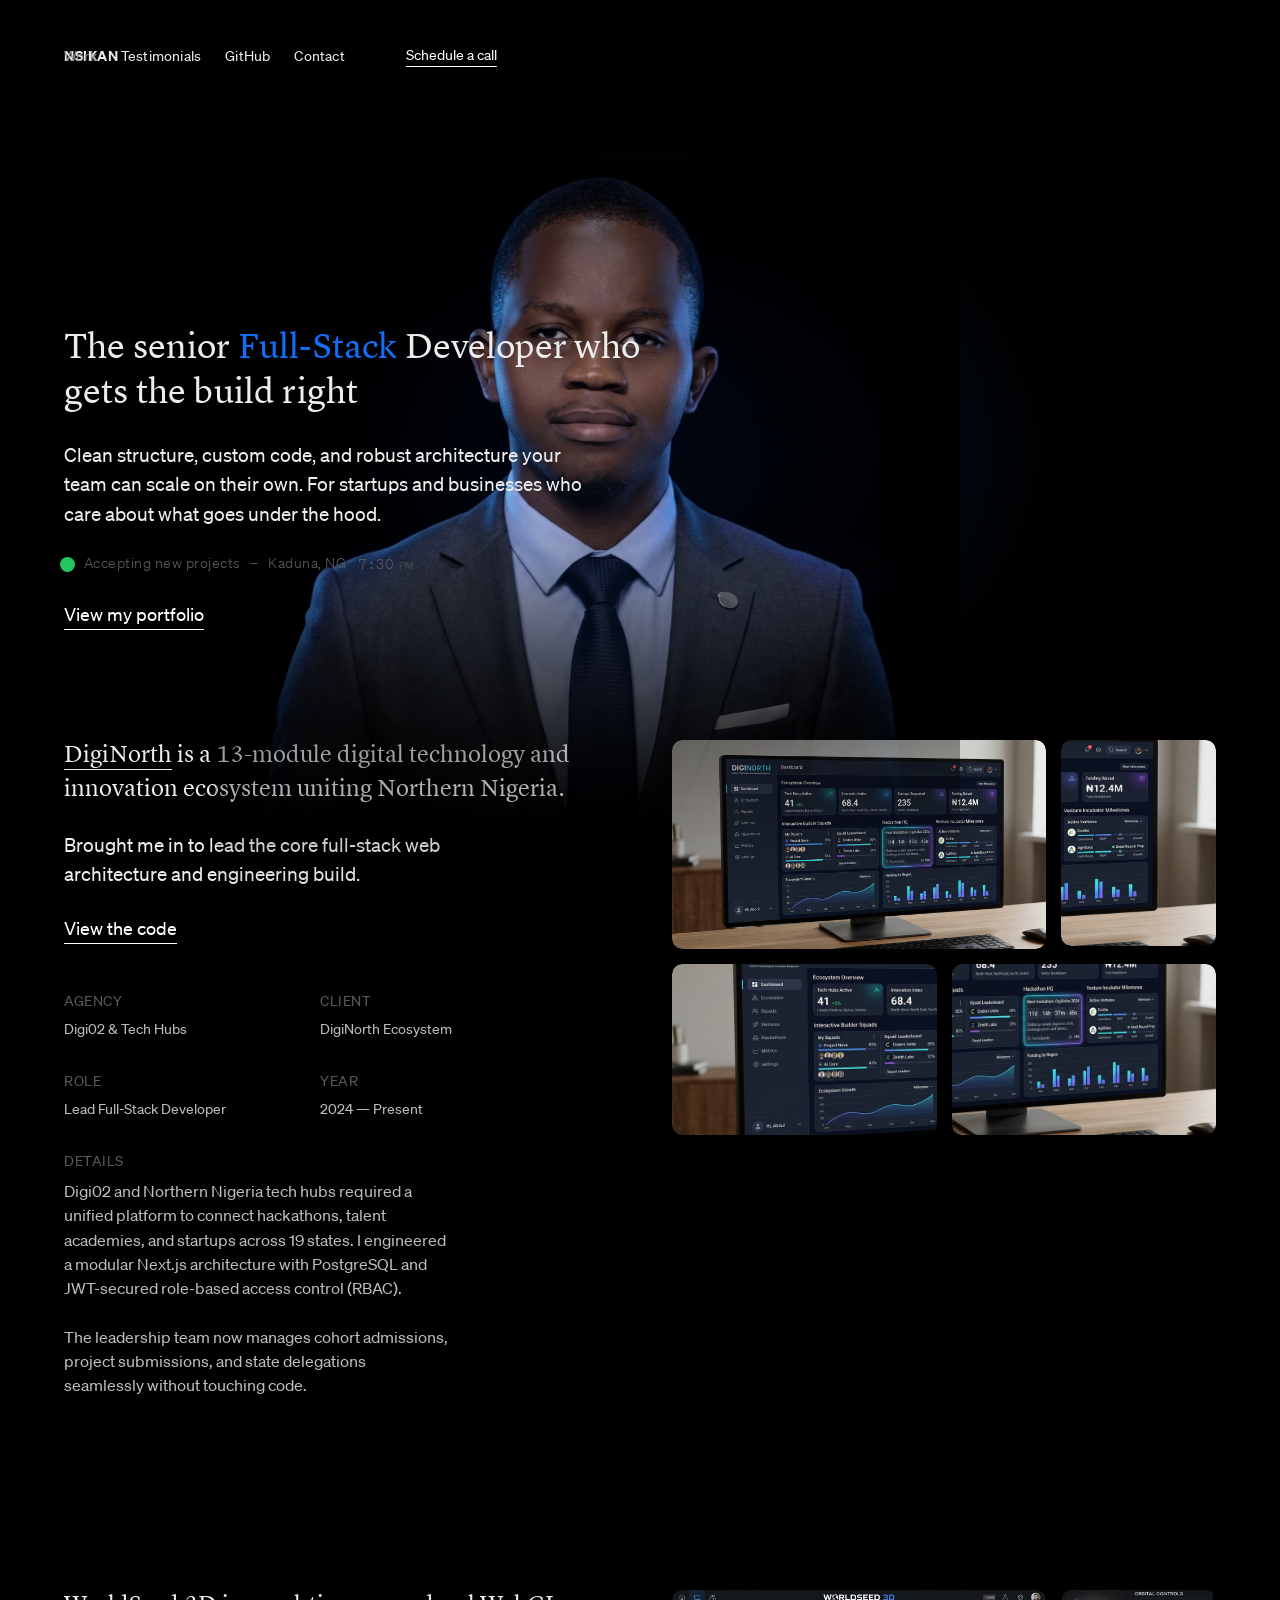
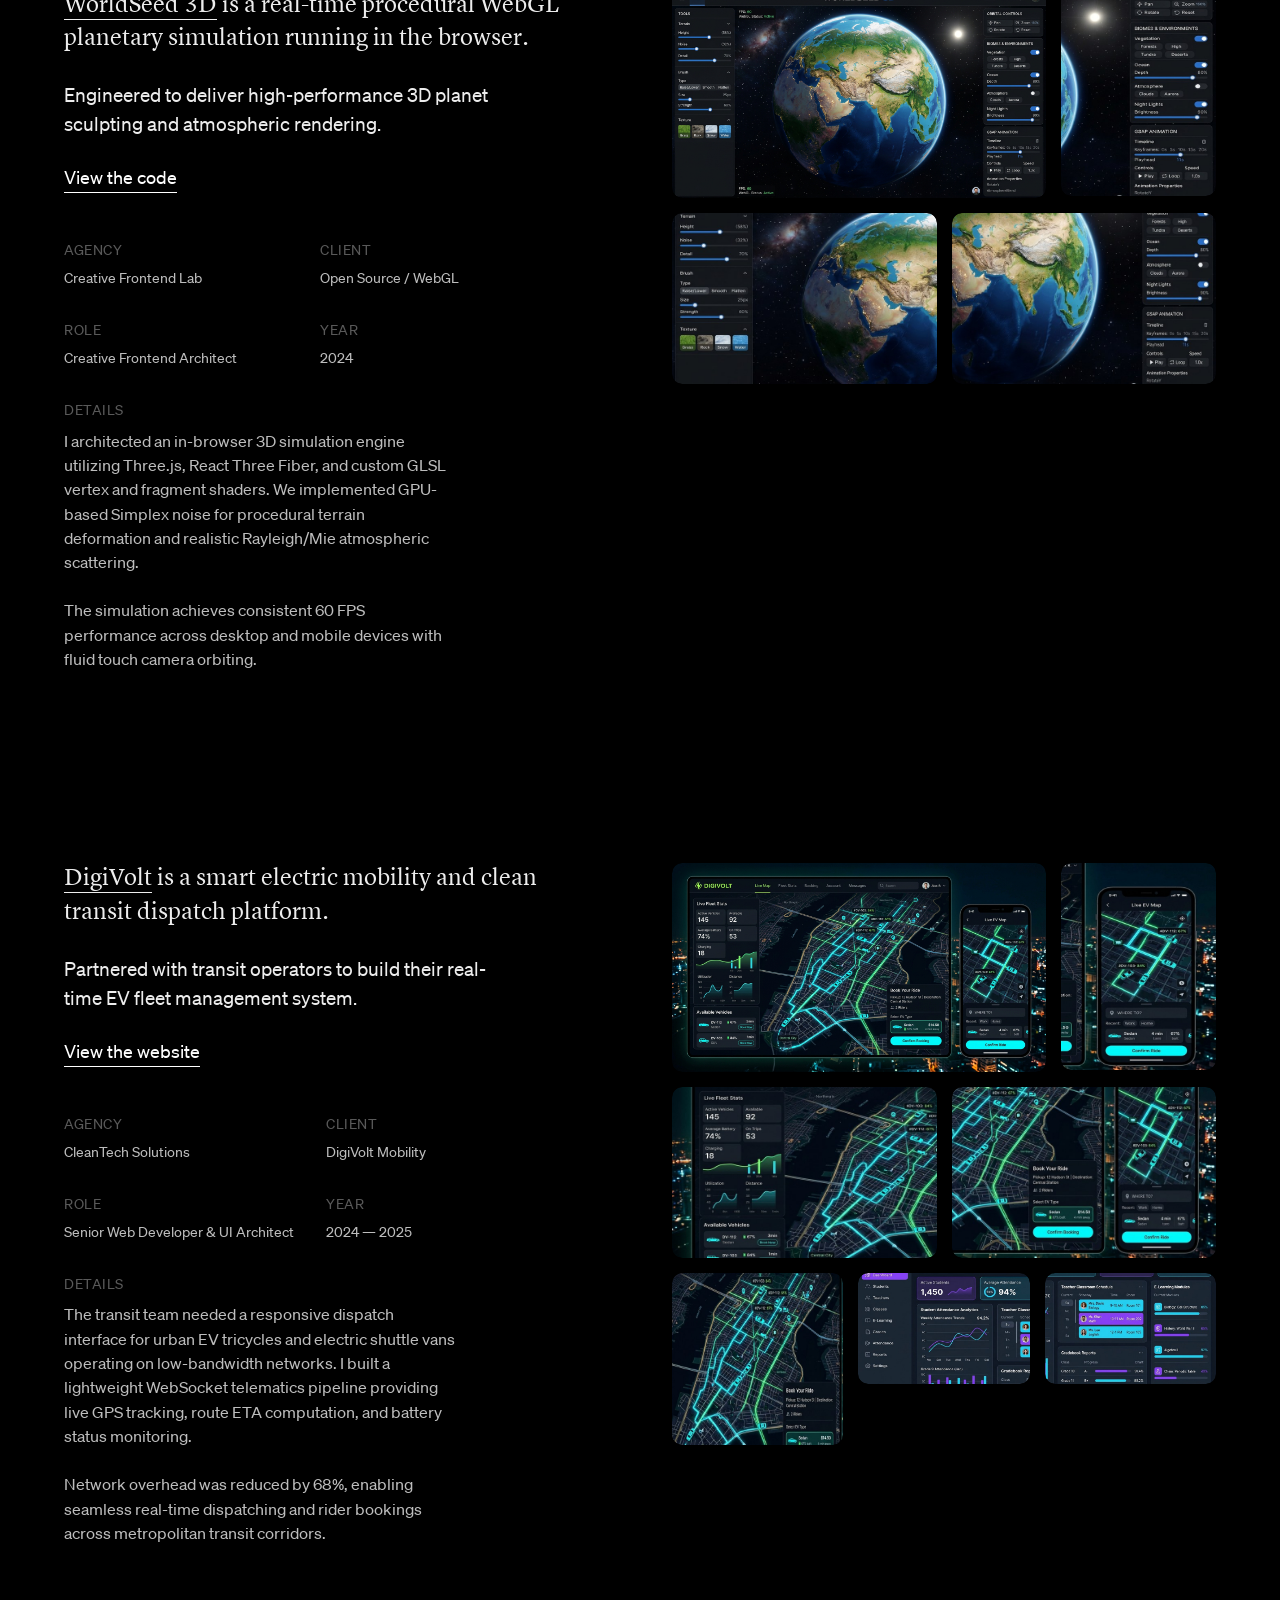
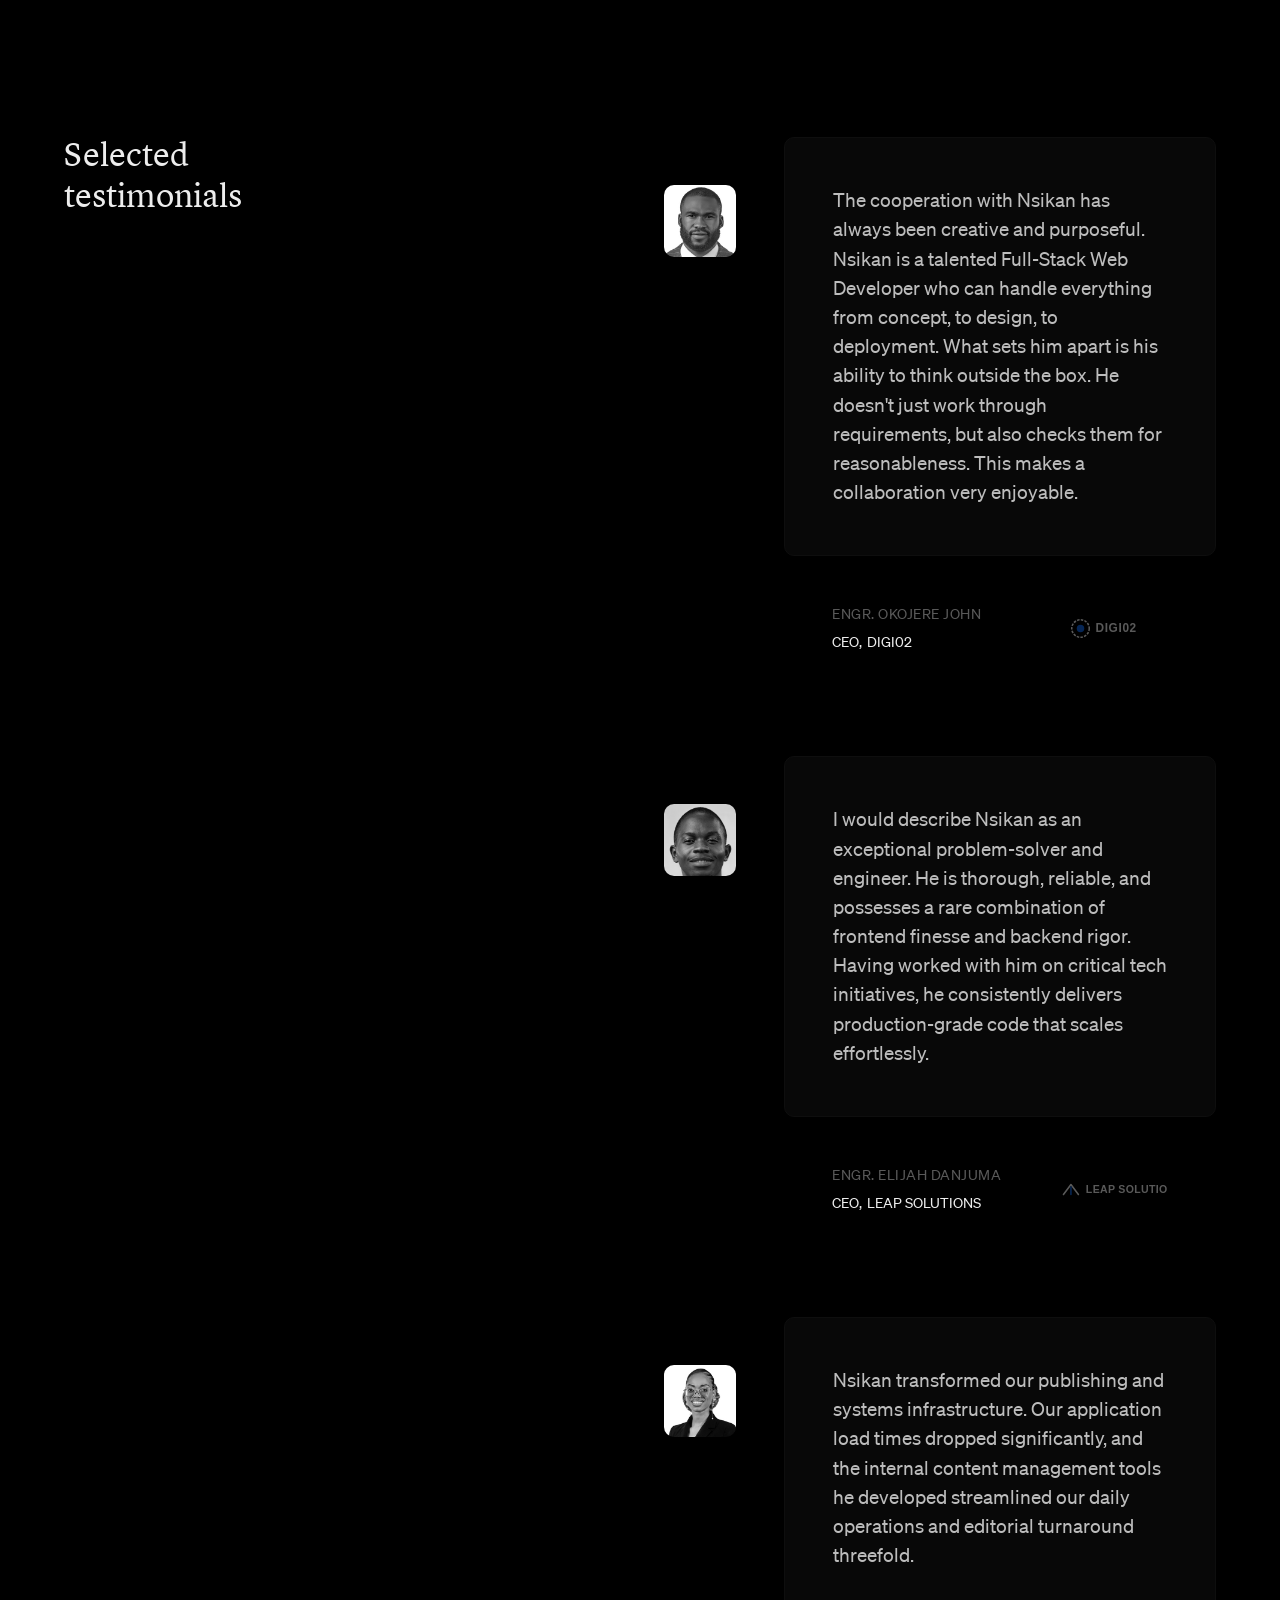
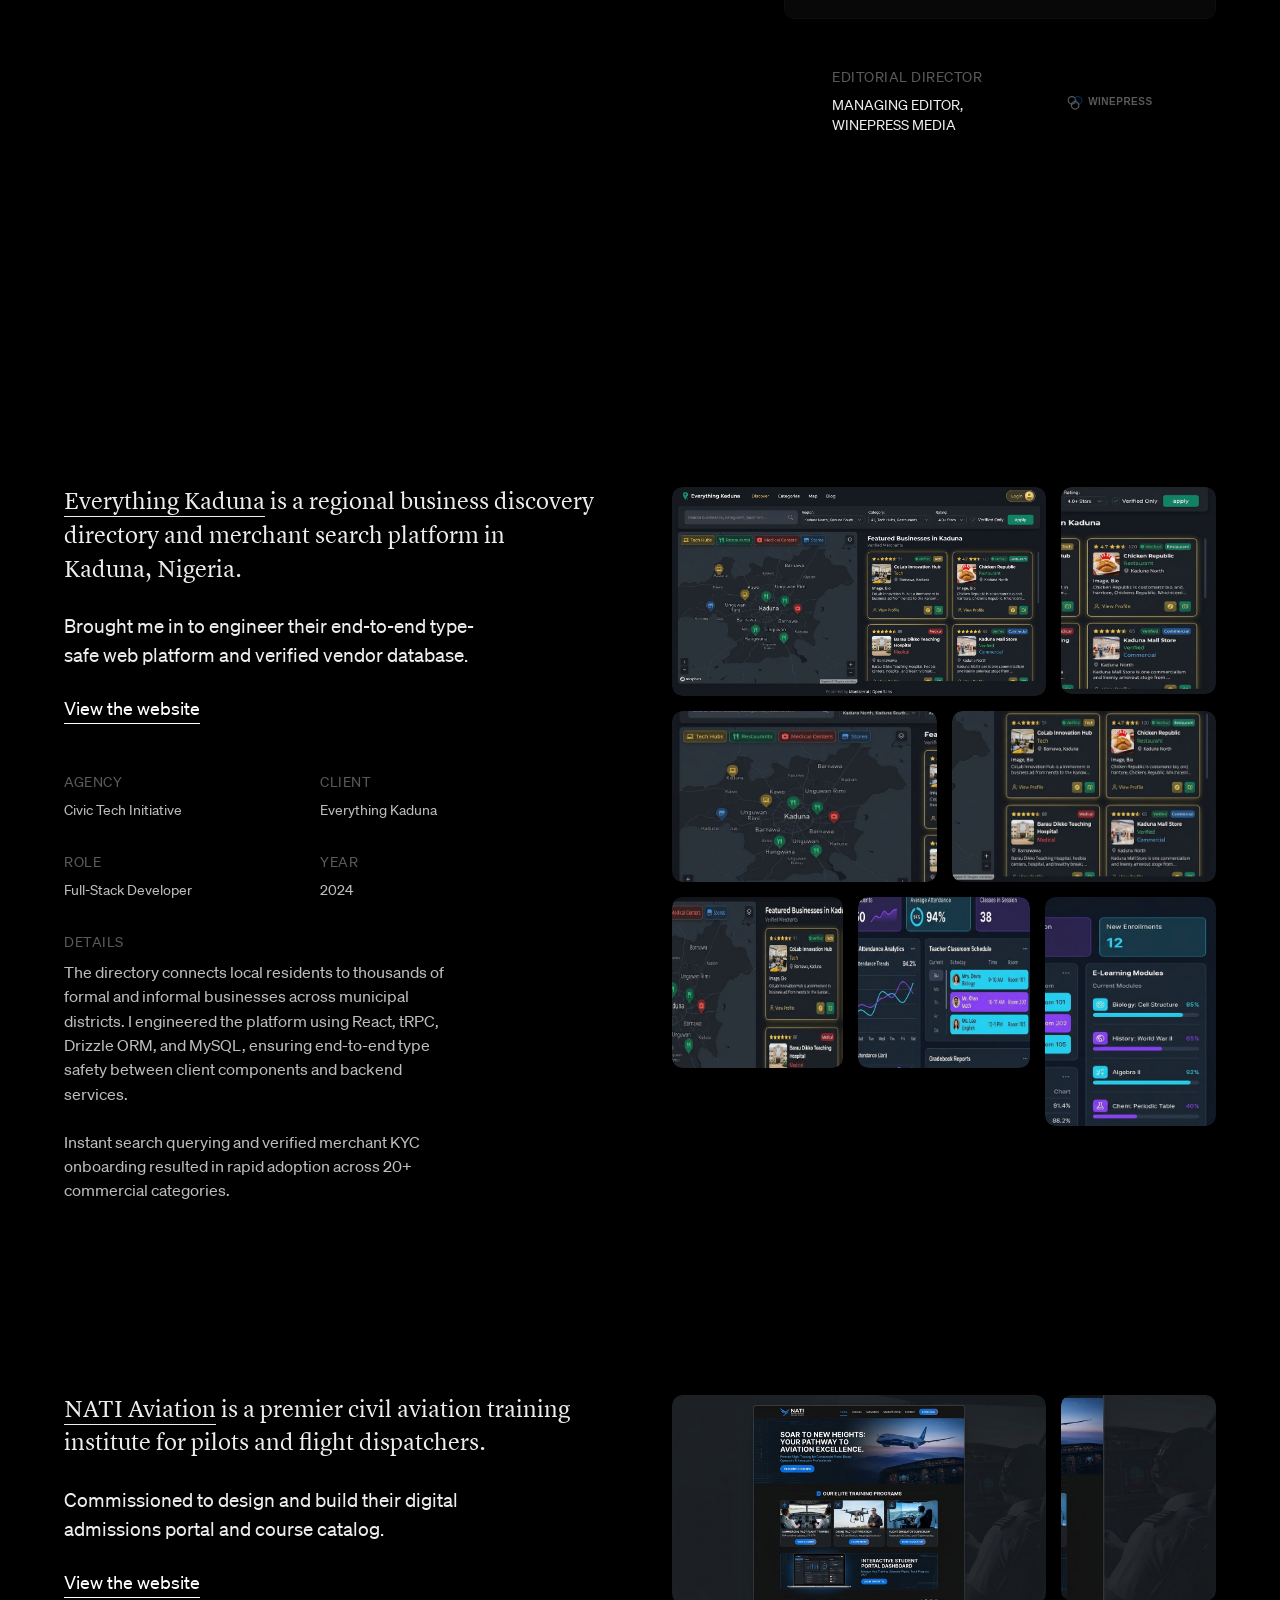
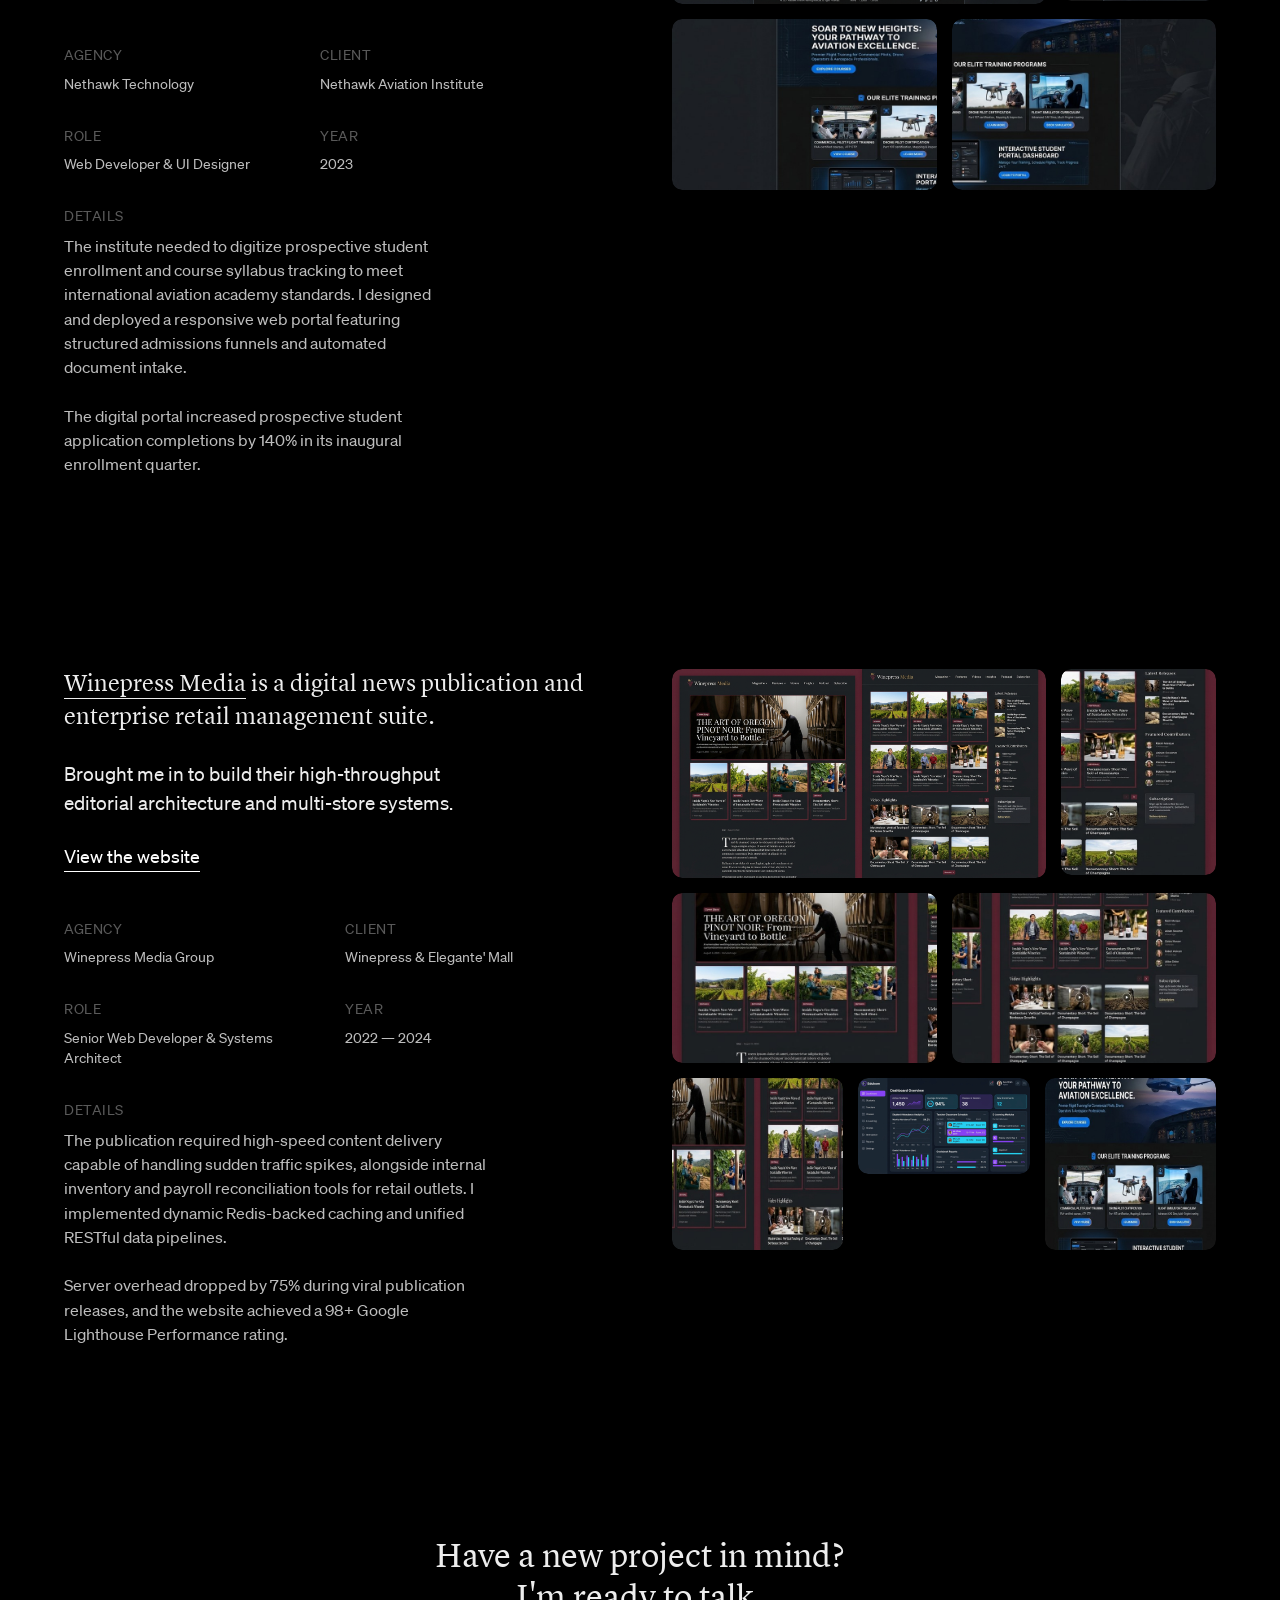
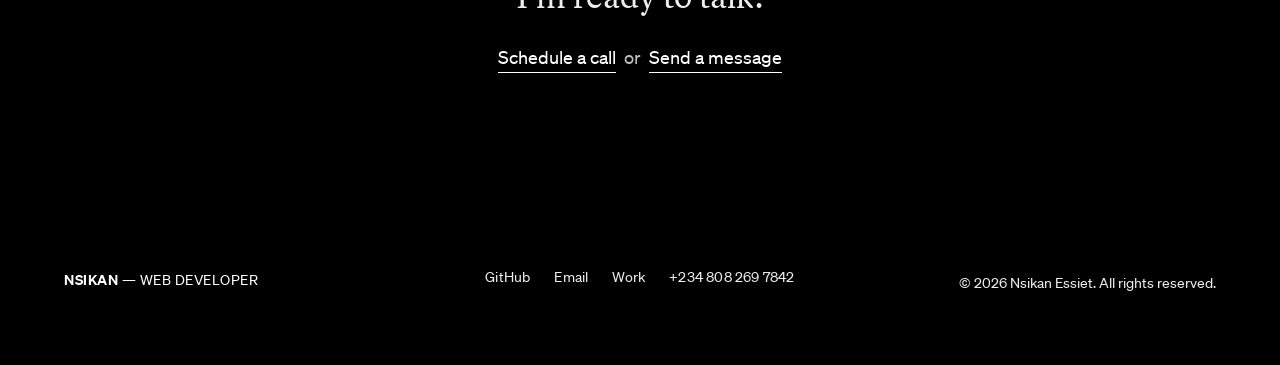
<file: index.html>
<!DOCTYPE html>
<html lang="en">
<head>
  <meta charset="utf-8">
  <title>Nsikan Essiet — Senior Full-Stack &amp; Web Developer</title>
  <meta content="The senior Full-Stack Developer who gets the build right. Clean structure, custom code, and robust architecture your team can scale on their own." name="description">
  <meta content="width=device-width, initial-scale=1" name="viewport">
  <meta name="theme-color" content="#000000">
  <meta property="og:type" content="website">
  <meta property="og:title" content="Nsikan Essiet — Senior Full-Stack &amp; Web Developer">
  <meta property="og:description" content="Full-stack development, real-time systems and interactive web experiences by Nsikan Essiet in Kaduna, Nigeria.">
  <meta property="og:site_name" content="Nsikan Essiet">
  <meta name="twitter:card" content="summary_large_image">
  <!-- deployment-meta -->
  <script type="application/ld+json">{"@context":"https://schema.org","@type":"ProfilePage","mainEntity":{"@type":"Person","name":"Nsikan-Abasi Essiet","alternateName":"Nsikan Essiet","jobTitle":"Senior Full-Stack Developer","sameAs":["https://github.com/iNfix-2"],"homeLocation":{"@type":"Place","name":"Kaduna, Nigeria"}}}</script>
  <link href="styles.css" rel="stylesheet" type="text/css">
  <link href="data:image/svg+xml,<svg xmlns=%22http://www.w3.org/2000/svg%22 viewBox=%220 0 100 100%22><text y=%22.9em%22 font-size=%2290%22>⚡</text></svg>" rel="shortcut icon" type="image/x-icon">
</head>
<body>
  <div class="page-wrapper">
    <!-- Global Styles Embed from cagd.as -->
    <div class="global-styles">
      <div class="style-overrides w-embed">
        <style>
          * { -webkit-font-smoothing: antialiased; -moz-osx-font-smoothing: grayscale; }
          a, .w-input, .w-select, .w-tab-link, .w-nav-brand, .w-dropdown-btn, .w-dropdown-toggle, .w-slider-arrow-left, .w-slider-arrow-right {
            color: inherit; text-decoration: inherit; font-size: inherit;
          }
          *[tabindex]:focus-visible, input[type="file"]:focus-visible {
            outline: 0.125rem solid #4d65ff; outline-offset: 0.125rem;
          }
          .w-richtext > :not(div):first-child, .w-richtext > div:first-child > :first-child { margin-top: 0 !important; }
          .w-richtext > :last-child, .w-richtext ol li:last-child, .w-richtext ul li:last-child { margin-bottom: 0 !important; }
          .pointer-events-off { pointer-events: none; }
          .pointer-events-on { pointer-events: auto; }
          .div-square::after { content: ""; display: block; padding-bottom: 100%; }
          .container-medium, .container-small, .container-large { margin-right: auto !important; margin-left: auto !important; }
        </style>
      </div>
    </div>

    <!-- Exact Navbar Component from cagd.as -->
    <div class="navbar_component w-nav" data-animation="default" data-collapse="medium" data-doc-height="1" data-duration="400" data-easing="ease" data-easing2="ease" data-no-scroll="1" role="banner">
      <nav class="navbar_container">
        <a aria-current="page" class="navbar_logo-link w-nav-brand w--current" href="#">
          <div class="logo-text">Nsikan</div>
        </a>
        <div class="navbar_menu is-page-height-tablet w-nav-menu" role="navigation">
          <a aria-current="page" class="navbar_link w-nav-link w--current" href="#portfolio">Work</a>
          <a class="navbar_link w-nav-link" href="#testimonials">Testimonials</a>
          <a class="navbar_link w-nav-link" href="https://github.com/iNfix-2" target="_blank" rel="noopener noreferrer">GitHub</a>
          <a class="navbar_link w-nav-link" href="mailto:mfonessiet0@gmail.com">Contact</a>
        </div>
        <div class="navbar_button-wrapper hide-tablet">
          <a class="button is-small" href="mailto:mfonessiet0@gmail.com?subject=Project%20Inquiry%20via%20Portfolio">Schedule a call</a>
        </div>
      </nav>
      <div class="nav_burger w-nav-button" aria-label="Open menu" role="button" tabindex="0" aria-expanded="false">
        <div class="nav_burger-line"></div>
        <div class="nav_burger-line"></div>
      </div>
      <div aria-hidden="true" aria-label="Site menu" aria-modal="true" class="nav_overlay" role="dialog" tabindex="-1">
        <nav class="nav_overlay-inner">
          <a aria-current="page" class="nav_overlay-link w--current" href="#portfolio">Work</a>
          <a class="nav_overlay-link" href="#testimonials">Testimonials</a>
          <a class="nav_overlay-link" href="https://github.com/iNfix-2" target="_blank">GitHub</a>
          <a class="nav_overlay-link" href="mailto:mfonessiet0@gmail.com">Contact</a>
        </nav>
        <a class="nav_overlay-cta" href="mailto:mfonessiet0@gmail.com?subject=Project%20Inquiry%20via%20Portfolio">Schedule a call</a>
      </div>
    </div>

    <!-- Main Wrapper -->
    <div class="main-wrapper">

      <!-- Exact Hero Component from cagd.as -->
      <header class="section_hero is-home">
        <!-- Hero background aura & portrait -->
        <div class="cagdas-hero-bg" aria-hidden="true">
          <div class="hero-glow-layer">
            <div class="hero-glow-1"></div>
            <div class="hero-glow-2"></div>
          </div>
          <div class="hero-photo-wrap" id="heroPhotoWrap">
            <img src="assets/images/hero/nsikan-hero.jpg" alt="Nsikan Essiet" class="hero-photo-img" loading="eager">
          </div>
        </div>

        <div class="padding-global">
          <div class="container-large is-hero is-home">
            <div class="w-layout-grid header_content">
              <div class="header-wrapper">
                <h1>
                  The senior
                  <span class="webflow">Full-Stack</span>
                  Developer who gets the build right
                </h1>
                <div class="max-width-header">
                  <p class="text-size-regular">
                    Clean structure, custom code, and robust architecture your team can scale on their own. For startups and businesses who care about what goes under the hood.
                  </p>
                </div>
                <div class="hero_tags is-home">
                  <div class="hero_tag">
                    <div class="icon_available"></div>
                    <div class="tagline is-light is-home">Accepting new projects</div>
                  </div>
                  <div class="tagline is-light">–</div>
                  <div class="hero_tag is-location">
                    <div class="tagline is-light is-home">Kaduna, NG</div>
                    <div class="tagline is-light is-home">
                      <span class="time_hour"></span><span class="time_colon">:</span><span class="time_minutes"></span> <span class="time_period"></span>
                    </div>
                  </div>
                </div>
                <div class="button-group s-home">
                  <a class="button" href="#portfolio">View my portfolio</a>
                </div>
              </div>
            </div>
          </div>
        </div>
      </header>

      <!-- Exact Section Work from cagd.as -->
      <section class="section_work" id="portfolio">
        <div class="padding-global">
          <div class="container-large">

            <!-- 1st Batch of 3 Projects (dyn-list 1) -->
            <div class="w-dyn-list">
              <div class="work_list w-dyn-items" role="list">

                <!-- Project 1: DigiNorth -->
                <div class="work_item w-dyn-item" role="listitem">
                  <div class="work_item-text">
                    <div class="work_main">
                      <div class="work_rich-text w-richtext">
                        <h2>
                          <a href="https://diginorth.org" rel="nofollow" target="_blank">DigiNorth</a>
                          is a 13-module digital technology and innovation ecosystem uniting Northern Nigeria.
                        </h2>
                        <p>Brought me in to lead the core full-stack web architecture and engineering build.</p>
                      </div>
                      <div class="button-group">
                        <a class="button w-inline-block" href="https://github.com/iNfix-2/DigiNorth" rel="nofollow" target="_blank">
                          <div>View the code</div>
                        </a>
                        <div class="button_or is-mobile">or</div>
                        <div class="button button_details" rel="nofollow" role="button" tabindex="0">
                          <div>Read the details</div>
                        </div>
                      </div>
                    </div>
                    <div class="work-bottom">
                      <div class="work_details-wrapper">
                        <div class="work_details">
                          <div class="work_details_item">
                            <h3 class="tagline">Agency</h3>
                            <div>Digi02 &amp; Tech Hubs</div>
                          </div>
                          <div class="work_details_item">
                            <h3 class="tagline">Client</h3>
                            <div>DigiNorth Ecosystem</div>
                          </div>
                        </div>
                        <div class="work_details">
                          <div class="work_details_item">
                            <h3 class="tagline">Role</h3>
                            <div>Lead Full-Stack Developer</div>
                          </div>
                          <div class="work_details_item">
                            <h3 class="tagline">Year</h3>
                            <div>2024 — Present</div>
                          </div>
                        </div>
                      </div>
                      <div class="work_details_item is-long">
                        <h3 class="tagline">Details</h3>
                        <div class="text-rich-text is-small w-richtext">
                          <p>
                            Digi02 and Northern Nigeria tech hubs required a unified platform to connect hackathons, talent academies, and startups across 19 states. I engineered a modular Next.js architecture with PostgreSQL and JWT-secured role-based access control (RBAC).
                          </p>
                          <p>
                            The leadership team now manages cohort admissions, project submissions, and state delegations seamlessly without touching code.
                          </p>
                        </div>
                      </div>
                    </div>
                  </div>
                  <div class="work_item-images">
                    <div class="work_images-wrapper">
                      <div class="work-wrapper work-1">
                        <img alt="DigiNorth Homepage" class="work-img" loading="lazy" src="assets/images/projects/diginorth-home.jpg" width="893">
                      </div>
                      <div class="work-wrapper work-2">
                        <img alt="DigiNorth Mobile" class="work-img" loading="lazy" src="assets/images/projects/diginorth-mobile.jpg" width="369">
                      </div>
                    </div>
                    <div class="work_images-wrapper">
                      <div class="work-wrapper work-3">
                        <img alt="DigiNorth Dashboard" class="work-img" loading="lazy" src="assets/images/projects/diginorth-detail1.jpg" width="629">
                      </div>
                      <div class="work-wrapper work-3">
                        <img alt="DigiNorth Hackathons" class="work-img" loading="lazy" src="assets/images/projects/diginorth-detail2.jpg" width="629">
                      </div>
                    </div>
                  </div>
                </div>

                <!-- Project 2: WorldSeed 3D -->
                <div class="work_item w-dyn-item" role="listitem">
                  <div class="work_item-text">
                    <div class="work_main">
                      <div class="work_rich-text w-richtext">
                        <h2>
                          <a href="https://github.com/iNfix-2/3d_web" rel="nofollow" target="_blank">WorldSeed 3D</a>
                          is a real-time procedural WebGL planetary simulation running in the browser.
                        </h2>
                        <p>Engineered to deliver high-performance 3D planet sculpting and atmospheric rendering.</p>
                      </div>
                      <div class="button-group">
                        <a class="button w-inline-block" href="https://github.com/iNfix-2/3d_web" rel="nofollow" target="_blank">
                          <div>View the code</div>
                        </a>
                        <div class="button_or is-mobile">or</div>
                        <div class="button button_details" rel="nofollow" role="button" tabindex="0">
                          <div>Read the details</div>
                        </div>
                      </div>
                    </div>
                    <div class="work-bottom">
                      <div class="work_details-wrapper">
                        <div class="work_details">
                          <div class="work_details_item">
                            <h3 class="tagline">Agency</h3>
                            <div>Creative Frontend Lab</div>
                          </div>
                          <div class="work_details_item">
                            <h3 class="tagline">Client</h3>
                            <div>Open Source / WebGL</div>
                          </div>
                        </div>
                        <div class="work_details">
                          <div class="work_details_item">
                            <h3 class="tagline">Role</h3>
                            <div>Creative Frontend Architect</div>
                          </div>
                          <div class="work_details_item">
                            <h3 class="tagline">Year</h3>
                            <div>2024</div>
                          </div>
                        </div>
                      </div>
                      <div class="work_details_item is-long">
                        <h3 class="tagline">Details</h3>
                        <div class="text-rich-text is-small w-richtext">
                          <p>
                            I architected an in-browser 3D simulation engine utilizing Three.js, React Three Fiber, and custom GLSL vertex and fragment shaders. We implemented GPU-based Simplex noise for procedural terrain deformation and realistic Rayleigh/Mie atmospheric scattering.
                          </p>
                          <p>
                            The simulation achieves consistent 60 FPS performance across desktop and mobile devices with fluid touch camera orbiting.
                          </p>
                        </div>
                      </div>
                    </div>
                  </div>
                  <div class="work_item-images">
                    <div class="work_images-wrapper">
                      <div class="work-wrapper work-1">
                        <img alt="WorldSeed 3D Simulation" class="work-img" loading="lazy" src="assets/images/projects/worldseed-home.jpg" width="893">
                      </div>
                      <div class="work-wrapper work-2">
                        <img alt="WorldSeed Mobile View" class="work-img" loading="lazy" src="assets/images/projects/worldseed-mobile.jpg" width="369">
                      </div>
                    </div>
                    <div class="work_images-wrapper">
                      <div class="work-wrapper work-3">
                        <img alt="WorldSeed Biome Shaders" class="work-img" loading="lazy" src="assets/images/projects/worldseed-detail1.jpg" width="629">
                      </div>
                      <div class="work-wrapper work-3">
                        <img alt="WorldSeed Atmosphere" class="work-img" loading="lazy" src="assets/images/projects/worldseed-detail2.jpg" width="629">
                      </div>
                    </div>
                  </div>
                </div>

                <!-- Project 3: DigiVolt Mobility -->
                <div class="work_item w-dyn-item" role="listitem">
                  <div class="work_item-text">
                    <div class="work_main">
                      <div class="work_rich-text w-richtext">
                        <h2>
                          <a href="https://github.com/iNfix-2" rel="nofollow" target="_blank">DigiVolt</a>
                          is a smart electric mobility and clean transit dispatch platform.
                        </h2>
                        <p>Partnered with transit operators to build their real-time EV fleet management system.</p>
                      </div>
                      <div class="button-group">
                        <a class="button w-inline-block" href="https://github.com/iNfix-2" rel="nofollow" target="_blank">
                          <div>View the website</div>
                        </a>
                        <div class="button_or is-mobile">or</div>
                        <div class="button button_details" rel="nofollow" role="button" tabindex="0">
                          <div>Read the details</div>
                        </div>
                      </div>
                    </div>
                    <div class="work-bottom">
                      <div class="work_details-wrapper">
                        <div class="work_details">
                          <div class="work_details_item">
                            <h3 class="tagline">Agency</h3>
                            <div>CleanTech Solutions</div>
                          </div>
                          <div class="work_details_item">
                            <h3 class="tagline">Client</h3>
                            <div>DigiVolt Mobility</div>
                          </div>
                        </div>
                        <div class="work_details">
                          <div class="work_details_item">
                            <h3 class="tagline">Role</h3>
                            <div>Senior Web Developer &amp; UI Architect</div>
                          </div>
                          <div class="work_details_item">
                            <h3 class="tagline">Year</h3>
                            <div>2024 — 2025</div>
                          </div>
                        </div>
                      </div>
                      <div class="work_details_item is-long">
                        <h3 class="tagline">Details</h3>
                        <div class="text-rich-text is-small w-richtext">
                          <p>
                            The transit team needed a responsive dispatch interface for urban EV tricycles and electric shuttle vans operating on low-bandwidth networks. I built a lightweight WebSocket telematics pipeline providing live GPS tracking, route ETA computation, and battery status monitoring.
                          </p>
                          <p>
                            Network overhead was reduced by 68%, enabling seamless real-time dispatching and rider bookings across metropolitan transit corridors.
                          </p>
                        </div>
                      </div>
                    </div>
                  </div>
                  <div class="work_item-images">
                    <div class="work_images-wrapper">
                      <div class="work-wrapper work-1">
                        <img alt="DigiVolt Portal" class="work-img" loading="lazy" src="assets/images/projects/digivolt-home.jpg" width="893">
                      </div>
                      <div class="work-wrapper work-2">
                        <img alt="DigiVolt Mobile Booking" class="work-img" loading="lazy" src="assets/images/projects/digivolt-mobile.jpg" width="369">
                      </div>
                    </div>
                    <div class="work_images-wrapper">
                      <div class="work-wrapper work-3">
                        <img alt="Live Fleet Map" class="work-img" loading="lazy" src="assets/images/projects/digivolt-detail1.jpg" width="629">
                      </div>
                      <div class="work-wrapper work-3">
                        <img alt="Charging Hubs" class="work-img" loading="lazy" src="assets/images/projects/digivolt-detail2.jpg" width="629">
                      </div>
                    </div>
                    <div class="work_images-wrapper">
                      <div class="work-wrapper work-5">
                        <img alt="Fleet Analytics" class="work-img" loading="lazy" src="assets/images/projects/digivolt-detail3.jpg" width="629">
                      </div>
                      <div class="work-wrapper work-5">
                        <img alt="Edukom Suite" class="work-img" loading="lazy" src="assets/images/projects/edukom-detail1.jpg" width="629">
                      </div>
                      <div class="work-wrapper work-5">
                        <img alt="Edukom Portal" class="work-img" loading="lazy" src="assets/images/projects/edukom-detail2.jpg" width="629">
                      </div>
                    </div>
                  </div>
                </div>

              </div>
            </div>

            <!-- Exact Mid-Portfolio Testimonials Section from cagd.as -->
            <div class="padding-section-large" id="testimonials">
              <div class="testimonial_grid">
                <h2>
                  Selected<br>testimonials
                </h2>
                <div class="w-dyn-list">
                  <div class="testimonial_component w-dyn-items" role="list">

                    <!-- Testimonial 1 -->
                    <div class="testimonial_item w-dyn-item" role="listitem">
                      <img alt="Engr. Okojere John" class="textimonial_photo" loading="lazy" src="assets/images/testimonials/okojere-john.jpg">
                      <div class="testimonial_content">
                        <div class="testimonial_wrapper">
                          <blockquote class="testimonial_text">
                            The cooperation with Nsikan has always been creative and purposeful. Nsikan is a talented Full-Stack Web Developer who can handle everything from concept, to design, to deployment. What sets him apart is his ability to think outside the box. He doesn&#x27;t just work through requirements, but also checks them for reasonableness. This makes a collaboration very enjoyable.
                          </blockquote>
                        </div>
                        <div class="testimonial_info">
                          <img alt="Engr. Okojere John" class="textimonial_photo is-mobile" loading="lazy" src="assets/images/testimonials/okojere-john.jpg">
                          <div class="testimonial_name">
                            <div class="tagline">Engr. Okojere John</div>
                            <div class="testimonial_position">
                              <div>CEO</div>
                              <div class="testimonial_comma">,</div>
                              <div>Digi02</div>
                            </div>
                          </div>
                          <div class="logo_wrapper">
                            <img alt="Digi02" class="testimonial_logo" loading="lazy" src="assets/images/logos/digi02.svg">
                          </div>
                        </div>
                      </div>
                    </div>

                    <!-- Testimonial 2 -->
                    <div class="testimonial_item w-dyn-item" role="listitem">
                      <img alt="Engr. Elijah Danjuma" class="textimonial_photo" loading="lazy" src="assets/images/testimonials/elijah-danjuma.jpg">
                      <div class="testimonial_content">
                        <div class="testimonial_wrapper">
                          <blockquote class="testimonial_text">
                            I would describe Nsikan as an exceptional problem-solver and engineer. He is thorough, reliable, and possesses a rare combination of frontend finesse and backend rigor. Having worked with him on critical tech initiatives, he consistently delivers production-grade code that scales effortlessly.
                          </blockquote>
                        </div>
                        <div class="testimonial_info">
                          <img alt="Engr. Elijah Danjuma" class="textimonial_photo is-mobile" loading="lazy" src="assets/images/testimonials/elijah-danjuma.jpg">
                          <div class="testimonial_name">
                            <div class="tagline">Engr. Elijah Danjuma</div>
                            <div class="testimonial_position">
                              <div>CEO</div>
                              <div class="testimonial_comma">,</div>
                              <div>Leap Solutions</div>
                            </div>
                          </div>
                          <div class="logo_wrapper">
                            <img alt="Leap Solutions" class="testimonial_logo" loading="lazy" src="assets/images/logos/leapsolutions.svg">
                          </div>
                        </div>
                      </div>
                    </div>

                    <!-- Testimonial 3 -->
                    <div class="testimonial_item w-dyn-item" role="listitem">
                      <img alt="Editorial Director" class="textimonial_photo" loading="lazy" src="assets/images/testimonials/winepress-director.jpg">
                      <div class="testimonial_content">
                        <div class="testimonial_wrapper">
                          <blockquote class="testimonial_text">
                            Nsikan transformed our publishing and systems infrastructure. Our application load times dropped significantly, and the internal content management tools he developed streamlined our daily operations and editorial turnaround threefold.
                          </blockquote>
                        </div>
                        <div class="testimonial_info">
                          <img alt="Editorial Director" class="textimonial_photo is-mobile" loading="lazy" src="assets/images/testimonials/winepress-director.jpg">
                          <div class="testimonial_name">
                            <div class="tagline">Editorial Director</div>
                            <div class="testimonial_position">
                              <div>Managing Editor</div>
                              <div class="testimonial_comma">,</div>
                              <div>Winepress Media</div>
                            </div>
                          </div>
                          <div class="logo_wrapper">
                            <img alt="Winepress Media" class="testimonial_logo" loading="lazy" src="assets/images/logos/winepress.svg">
                          </div>
                        </div>
                      </div>
                    </div>

                  </div>
                </div>
              </div>
            </div>

            <!-- 2nd Batch of 3 Projects (dyn-list 3) -->
            <div class="w-dyn-list">
              <div class="work_list is-top w-dyn-items" role="list">

                <!-- Project 4: Everything Kaduna -->
                <div class="work_item w-dyn-item" role="listitem">
                  <div class="work_item-text">
                    <div class="work_main">
                      <div class="work_rich-text w-richtext">
                        <h2>
                          <a href="https://github.com/iNfix-2/Everything_Kaduna-main" rel="nofollow" target="_blank">Everything Kaduna</a>
                          is a regional business discovery directory and merchant search platform in Kaduna, Nigeria.
                        </h2>
                        <p>Brought me in to engineer their end-to-end type-safe web platform and verified vendor database.</p>
                      </div>
                      <div class="button-group">
                        <a class="button w-inline-block" href="https://github.com/iNfix-2/Everything_Kaduna-main" rel="nofollow" target="_blank">
                          <div>View the website</div>
                        </a>
                        <div class="button_or is-mobile">or</div>
                        <div class="button button_details" rel="nofollow" role="button" tabindex="0">
                          <div>Read the details</div>
                        </div>
                      </div>
                    </div>
                    <div class="work-bottom">
                      <div class="work_details-wrapper">
                        <div class="work_details">
                          <div class="work_details_item">
                            <h3 class="tagline">Agency</h3>
                            <div>Civic Tech Initiative</div>
                          </div>
                          <div class="work_details_item">
                            <h3 class="tagline">Client</h3>
                            <div>Everything Kaduna</div>
                          </div>
                        </div>
                        <div class="work_details">
                          <div class="work_details_item">
                            <h3 class="tagline">Role</h3>
                            <div>Full-Stack Developer</div>
                          </div>
                          <div class="work_details_item">
                            <h3 class="tagline">Year</h3>
                            <div>2024</div>
                          </div>
                        </div>
                      </div>
                      <div class="work_details_item is-long">
                        <h3 class="tagline">Details</h3>
                        <div class="text-rich-text is-small w-richtext">
                          <p>
                            The directory connects local residents to thousands of formal and informal businesses across municipal districts. I engineered the platform using React, tRPC, Drizzle ORM, and MySQL, ensuring end-to-end type safety between client components and backend services.
                          </p>
                          <p>
                            Instant search querying and verified merchant KYC onboarding resulted in rapid adoption across 20+ commercial categories.
                          </p>
                        </div>
                      </div>
                    </div>
                  </div>
                  <div class="work_item-images">
                    <div class="work_images-wrapper">
                      <div class="work-wrapper work-1">
                        <img alt="Everything Kaduna Directory" class="work-img" loading="lazy" src="assets/images/projects/everything-kaduna-home.jpg" width="893">
                      </div>
                      <div class="work-wrapper work-2">
                        <img alt="Everything Kaduna Mobile" class="work-img" loading="lazy" src="assets/images/projects/everything-kaduna-mobile.jpg" width="369">
                      </div>
                    </div>
                    <div class="work_images-wrapper">
                      <div class="work-wrapper work-3">
                        <img alt="Vendor Search" class="work-img" loading="lazy" src="assets/images/projects/everything-kaduna-detail1.jpg" width="629">
                      </div>
                      <div class="work-wrapper work-3">
                        <img alt="Category Filters" class="work-img" loading="lazy" src="assets/images/projects/everything-kaduna-detail2.jpg" width="629">
                      </div>
                    </div>
                    <div class="work_images-wrapper">
                      <div class="work-wrapper work-5">
                        <img alt="Merchant Reviews" class="work-img" loading="lazy" src="assets/images/projects/everything-kaduna-detail3.jpg" width="629">
                      </div>
                      <div class="work-wrapper work-5">
                        <img alt="Edukom Admin" class="work-img" loading="lazy" src="assets/images/projects/edukom-detail3.jpg" width="629">
                      </div>
                      <div class="work-wrapper work-5">
                        <img alt="Edukom Mobile View" class="work-img" loading="lazy" src="assets/images/projects/edukom-mobile.jpg" width="629">
                      </div>
                    </div>
                  </div>
                </div>

                <!-- Project 5: NATI Aviation -->
                <div class="work_item w-dyn-item" role="listitem">
                  <div class="work_item-text">
                    <div class="work_main">
                      <div class="work_rich-text w-richtext">
                        <h2>
                          <a href="https://github.com/iNfix-2" rel="nofollow" target="_blank">NATI Aviation</a>
                          is a premier civil aviation training institute for pilots and flight dispatchers.
                        </h2>
                        <p>Commissioned to design and build their digital admissions portal and course catalog.</p>
                      </div>
                      <div class="button-group">
                        <a class="button w-inline-block" href="https://github.com/iNfix-2" rel="nofollow" target="_blank">
                          <div>View the website</div>
                        </a>
                        <div class="button_or is-mobile">or</div>
                        <div class="button button_details" rel="nofollow" role="button" tabindex="0">
                          <div>Read the details</div>
                        </div>
                      </div>
                    </div>
                    <div class="work-bottom">
                      <div class="work_details-wrapper">
                        <div class="work_details">
                          <div class="work_details_item">
                            <h3 class="tagline">Agency</h3>
                            <div>Nethawk Technology</div>
                          </div>
                          <div class="work_details_item">
                            <h3 class="tagline">Client</h3>
                            <div>Nethawk Aviation Institute</div>
                          </div>
                        </div>
                        <div class="work_details">
                          <div class="work_details_item">
                            <h3 class="tagline">Role</h3>
                            <div>Web Developer &amp; UI Designer</div>
                          </div>
                          <div class="work_details_item">
                            <h3 class="tagline">Year</h3>
                            <div>2023</div>
                          </div>
                        </div>
                      </div>
                      <div class="work_details_item is-long">
                        <h3 class="tagline">Details</h3>
                        <div class="text-rich-text is-small w-richtext">
                          <p>
                            The institute needed to digitize prospective student enrollment and course syllabus tracking to meet international aviation academy standards. I designed and deployed a responsive web portal featuring structured admissions funnels and automated document intake.
                          </p>
                          <p>
                            The digital portal increased prospective student application completions by 140% in its inaugural enrollment quarter.
                          </p>
                        </div>
                      </div>
                    </div>
                  </div>
                  <div class="work_item-images">
                    <div class="work_images-wrapper">
                      <div class="work-wrapper work-1">
                        <img alt="NATI Aviation Portal" class="work-img" loading="lazy" src="assets/images/projects/nati-aviation-home.jpg" width="893">
                      </div>
                      <div class="work-wrapper work-2">
                        <img alt="NATI Mobile Admissions" class="work-img" loading="lazy" src="assets/images/projects/nati-aviation-mobile.jpg" width="369">
                      </div>
                    </div>
                    <div class="work_images-wrapper">
                      <div class="work-wrapper work-3">
                        <img alt="NATI Pilot Courses" class="work-img" loading="lazy" src="assets/images/projects/nati-aviation-detail1.jpg" width="629">
                      </div>
                      <div class="work-wrapper work-3">
                        <img alt="NATI Simulator Facilities" class="work-img" loading="lazy" src="assets/images/projects/nati-aviation-detail2.jpg" width="629">
                      </div>
                    </div>
                  </div>
                </div>

                <!-- Project 6: Winepress Media -->
                <div class="work_item w-dyn-item" role="listitem">
                  <div class="work_item-text">
                    <div class="work_main">
                      <div class="work_rich-text w-richtext">
                        <h2>
                          <a href="https://github.com/iNfix-2" rel="nofollow" target="_blank">Winepress Media</a>
                          is a digital news publication and enterprise retail management suite.
                        </h2>
                        <p>Brought me in to build their high-throughput editorial architecture and multi-store systems.</p>
                      </div>
                      <div class="button-group">
                        <a class="button w-inline-block" href="https://github.com/iNfix-2" rel="nofollow" target="_blank">
                          <div>View the website</div>
                        </a>
                        <div class="button_or is-mobile">or</div>
                        <div class="button button_details" rel="nofollow" role="button" tabindex="0">
                          <div>Read the details</div>
                        </div>
                      </div>
                    </div>
                    <div class="work-bottom">
                      <div class="work_details-wrapper">
                        <div class="work_details">
                          <div class="work_details_item">
                            <h3 class="tagline">Agency</h3>
                            <div>Winepress Media Group</div>
                          </div>
                          <div class="work_details_item">
                            <h3 class="tagline">Client</h3>
                            <div>Winepress &amp; Elegante' Mall</div>
                          </div>
                        </div>
                        <div class="work_details">
                          <div class="work_details_item">
                            <h3 class="tagline">Role</h3>
                            <div>Senior Web Developer &amp; Systems Architect</div>
                          </div>
                          <div class="work_details_item">
                            <h3 class="tagline">Year</h3>
                            <div>2022 — 2024</div>
                          </div>
                        </div>
                      </div>
                      <div class="work_details_item is-long">
                        <h3 class="tagline">Details</h3>
                        <div class="text-rich-text is-small w-richtext">
                          <p>
                            The publication required high-speed content delivery capable of handling sudden traffic spikes, alongside internal inventory and payroll reconciliation tools for retail outlets. I implemented dynamic Redis-backed caching and unified RESTful data pipelines.
                          </p>
                          <p>
                            Server overhead dropped by 75% during viral publication releases, and the website achieved a 98+ Google Lighthouse Performance rating.
                          </p>
                        </div>
                      </div>
                    </div>
                  </div>
                  <div class="work_item-images">
                    <div class="work_images-wrapper">
                      <div class="work-wrapper work-1">
                        <img alt="Winepress Media" class="work-img" loading="lazy" src="assets/images/projects/winepress-home.jpg" width="893">
                      </div>
                      <div class="work-wrapper work-2">
                        <img alt="Winepress Mobile" class="work-img" loading="lazy" src="assets/images/projects/winepress-mobile.jpg" width="369">
                      </div>
                    </div>
                    <div class="work_images-wrapper">
                      <div class="work-wrapper work-3">
                        <img alt="Editorial Articles" class="work-img" loading="lazy" src="assets/images/projects/winepress-detail1.jpg" width="629">
                      </div>
                      <div class="work-wrapper work-3">
                        <img alt="CMS Dashboard" class="work-img" loading="lazy" src="assets/images/projects/winepress-detail2.jpg" width="629">
                      </div>
                    </div>
                    <div class="work_images-wrapper">
                      <div class="work-wrapper work-5">
                        <img alt="Elegante POS Inventory" class="work-img" loading="lazy" src="assets/images/projects/winepress-detail3.jpg" width="629">
                      </div>
                      <div class="work-wrapper work-5">
                        <img alt="Edukom School Management" class="work-img" loading="lazy" src="assets/images/projects/edukom-home.jpg" width="629">
                      </div>
                      <div class="work-wrapper work-5">
                        <img alt="NATI Simulator" class="work-img" loading="lazy" src="assets/images/projects/nati-aviation-detail3.jpg" width="629">
                      </div>
                    </div>
                  </div>
                </div>

              </div>
            </div>

          </div>
        </div>
      </section>

      <!-- Exact Section CTA from cagd.as -->
      <section class="section_cta">
        <div class="padding-global">
          <div class="container-large">
            <div class="padding-section-large">
              <div class="cta-wrapper">
                <h2>
                  Have a new project in mind?<br>I'm ready to talk.
                </h2>
                <div class="button-group">
                  <a class="button" href="mailto:mfonessiet0@gmail.com?subject=Project%20Inquiry%20via%20Portfolio">Schedule a call</a>
                  <div class="button_or">or</div>
                  <a class="button" href="mailto:mfonessiet0@gmail.com?subject=Project%20Inquiry%20via%20Portfolio">Send a message</a>
                </div>
              </div>
            </div>
          </div>
        </div>
      </section>

    </div><!-- End main-wrapper -->

    <!-- Exact Footer Component from cagd.as -->
    <footer class="footer_component">
      <div class="padding-global">
        <div class="container-large">
          <div class="flex flex-footer">
            <a aria-current="page" class="navbar_logo-link is-footer w-inline-block w--current" href="#">
              <div class="logo-text">
                NSIKAN
                <span class="span_logo">— Web Developer</span>
              </div>
            </a>
            <div class="w-dyn-list">
              <div class="footer-center w-dyn-items" role="list">
                <div class="w-dyn-item" role="listitem">
                  <a class="navbar_link is-footer" href="https://github.com/iNfix-2" target="_blank" rel="noopener noreferrer">GitHub</a>
                </div>
                <div class="w-dyn-item" role="listitem">
                  <a class="navbar_link is-footer" href="mailto:mfonessiet0@gmail.com">Email</a>
                </div>
                <div class="w-dyn-item" role="listitem">
                  <a class="navbar_link is-footer" href="#portfolio">Work</a>
                </div>
                <div class="w-dyn-item" role="listitem">
                  <a class="navbar_link is-footer" href="tel:+2348082697842">+234 808 269 7842</a>
                </div>
              </div>
            </div>
            <div class="footer-right">
              <p class="text-size-tiny">
                © 2026 Nsikan Essiet. All rights reserved.
              </p>
            </div>
          </div>
        </div>
      </div>
    </footer>
  </div><!-- End page-wrapper -->

  <script src="main.js"></script>
</body>
</html>
</file>
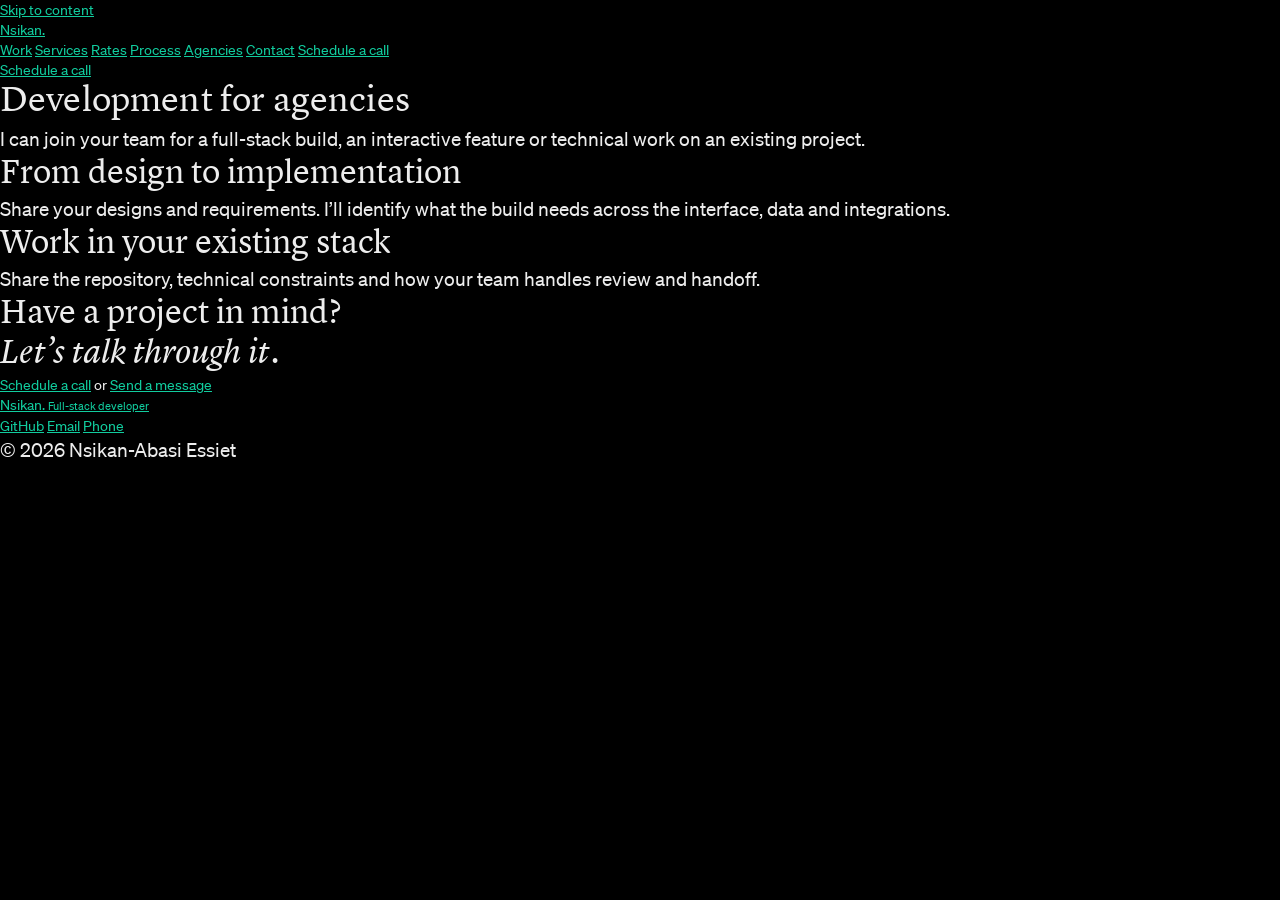
<file: agencies/index.html>
<!doctype html>
<html lang="en">
<head>
  <meta charset="utf-8">
  <meta name="viewport" content="width=device-width,initial-scale=1">
  <title>Development for agencies | Nsikan-Abasi Essiet</title>
  <meta name="description" content="I can join your team for a full-stack build, an interactive feature or technical work on an existing project.">
  <meta name="theme-color" content="#11100f">
  <meta property="og:type" content="website">
  <meta property="og:title" content="Development for agencies | Nsikan-Abasi Essiet">
  <meta property="og:description" content="I can join your team for a full-stack build, an interactive feature or technical work on an existing project.">
  <meta property="og:site_name" content="Nsikan Essiet">
  <meta name="twitter:card" content="summary_large_image">
  <!-- deployment-meta -->
  <link rel="icon" href="../assets/portfolio/mark.svg" type="image/svg+xml">
  <link rel="stylesheet" href="../styles.css">
  <script type="application/ld+json">{"@context": "https://schema.org", "@type": "WebPage", "name": "Development for agencies", "author": {"@type": "Person", "name": "Nsikan-Abasi Essiet", "alternateName": "Nsikan Essiet", "jobTitle": "Senior Full-Stack Developer", "sameAs": ["https://github.com/iNfix-2"], "homeLocation": {"@type": "Place", "name": "Kaduna, Nigeria"}}}</script>
</head>
<body>
  <a class="skip" href="#main">Skip to content</a>
  <header class="site-head wrap">
    <a class="brand" href="../" aria-label="Nsikan Essiet, home">Nsikan<span>.</span></a>
    <button class="nav-toggle" type="button" aria-expanded="false" aria-controls="main-nav" hidden>Menu</button>
    <nav id="main-nav" aria-label="Main">
      <a href="../#portfolio">Work</a>
      <a href="../services/">Services</a>
      <a href="../rates/">Rates</a>
      <a href="../process/">Process</a>
      <a href="../agencies/">Agencies</a>
      <a href="../contact/">Contact</a>
      <a class="mobile-call" href="../call/">Schedule a call</a>
    </nav>
    <a class="head-call underlined" href="../call/">Schedule a call</a>
  </header>
<main id="main">
      <section class="wrap secondary">
        <h1>Development for agencies</h1>
        <p class="lead">I can join your team for a full-stack build, an interactive feature or technical work on an existing project.</p>
        <div class="feature-grid"><article><h2>From design to implementation</h2><p>Share your designs and requirements. I’ll identify what the build needs across the interface, data and integrations.</p></article><article><h2>Work in your existing stack</h2><p>Share the repository, technical constraints and how your team handles review and handoff.</p></article></div>
      </section>
<section class="contact-prompt wrap" aria-labelledby="contact-title">
      <h2 id="contact-title">Have a project in mind?<br><em>Let’s talk through it.</em></h2>
      <div class="text-links">
        <a class="underlined" href="../call/">Schedule a call</a>
        <span>or</span>
        <a class="underlined" href="../contact/">Send a message</a>
      </div>
    </section>
    </main>
  <footer class="wrap footer">
    <a class="brand" href="../">Nsikan<span>.</span> <small>Full-stack developer</small></a>
    <div class="footer-links">
      <a href="https://github.com/iNfix-2">GitHub</a>
      <a href="mailto:mfonessiet0@gmail.com">Email</a>
      <a href="tel:+2348082697842">Phone</a>
    </div>
    <p>© 2026 Nsikan-Abasi Essiet</p>
  </footer>
  <script defer src="../main.js"></script>
</body>
</html>
</file>
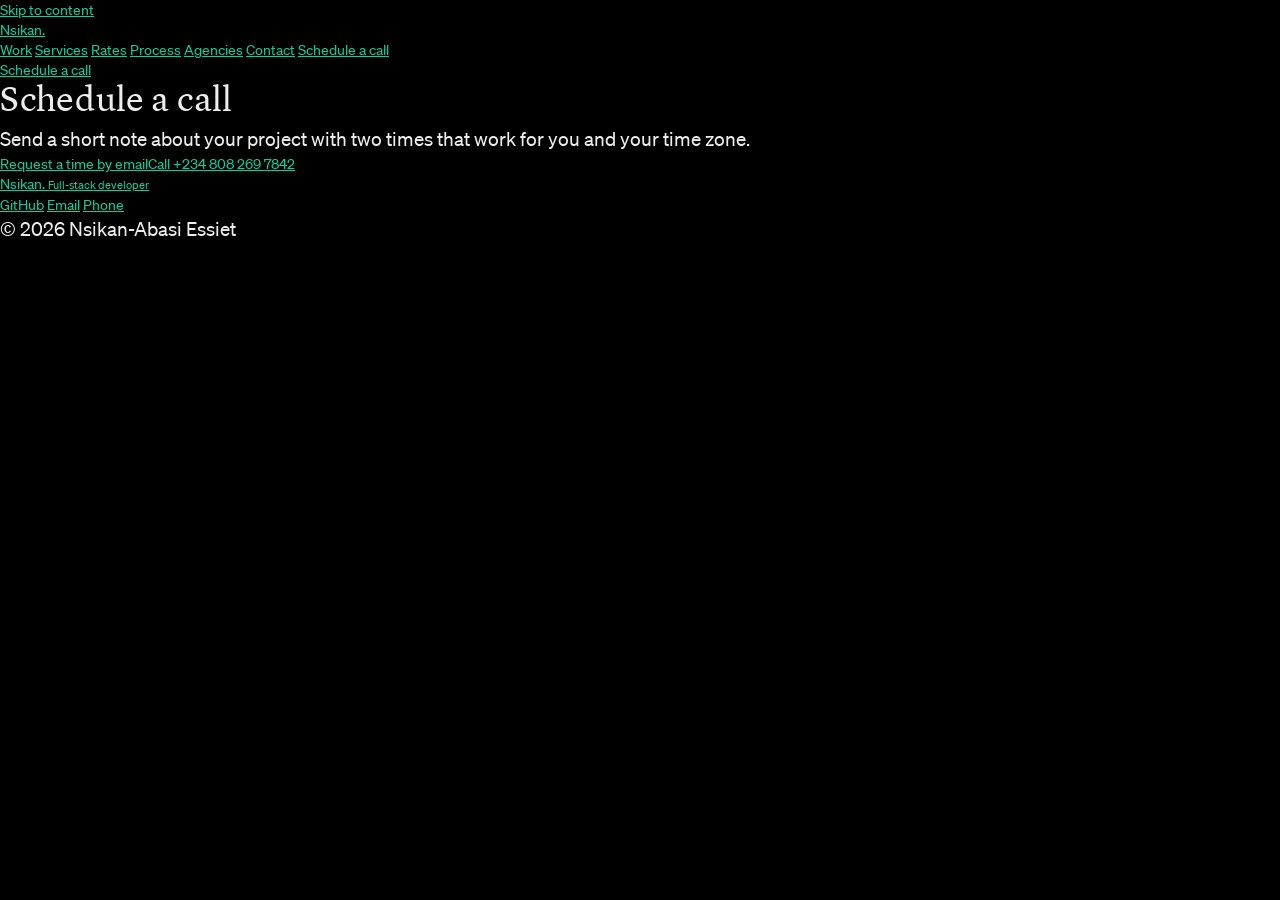
<file: call/index.html>
<!doctype html>
<html lang="en">
<head>
  <meta charset="utf-8">
  <meta name="viewport" content="width=device-width,initial-scale=1">
  <title>Schedule a call | Nsikan-Abasi Essiet</title>
  <meta name="description" content="Send a short note about your project with two times that work for you and your time zone.">
  <meta name="theme-color" content="#11100f">
  <meta property="og:type" content="website">
  <meta property="og:title" content="Schedule a call | Nsikan-Abasi Essiet">
  <meta property="og:description" content="Send a short note about your project with two times that work for you and your time zone.">
  <meta property="og:site_name" content="Nsikan Essiet">
  <meta name="twitter:card" content="summary_large_image">
  <!-- deployment-meta -->
  <link rel="icon" href="../assets/portfolio/mark.svg" type="image/svg+xml">
  <link rel="stylesheet" href="../styles.css">
  <script type="application/ld+json">{"@context": "https://schema.org", "@type": "WebPage", "name": "Schedule a call", "author": {"@type": "Person", "name": "Nsikan-Abasi Essiet", "alternateName": "Nsikan Essiet", "jobTitle": "Senior Full-Stack Developer", "sameAs": ["https://github.com/iNfix-2"], "homeLocation": {"@type": "Place", "name": "Kaduna, Nigeria"}}}</script>
</head>
<body>
  <a class="skip" href="#main">Skip to content</a>
  <header class="site-head wrap">
    <a class="brand" href="../" aria-label="Nsikan Essiet, home">Nsikan<span>.</span></a>
    <button class="nav-toggle" type="button" aria-expanded="false" aria-controls="main-nav" hidden>Menu</button>
    <nav id="main-nav" aria-label="Main">
      <a href="../#portfolio">Work</a>
      <a href="../services/">Services</a>
      <a href="../rates/">Rates</a>
      <a href="../process/">Process</a>
      <a href="../agencies/">Agencies</a>
      <a href="../contact/">Contact</a>
      <a class="mobile-call" href="../call/">Schedule a call</a>
    </nav>
    <a class="head-call underlined" href="../call/">Schedule a call</a>
  </header>
<main id="main">
      <section class="wrap secondary">
        <h1>Schedule a call</h1>
        <p class="lead">Send a short note about your project with two times that work for you and your time zone.</p>
        <div class="text-links"><a class="underlined" href="mailto:mfonessiet0@gmail.com?subject=Schedule%20a%20project%20call&amp;body=Hi%20Nsikan%2C%0A%0AI%E2%80%99d%20like%20to%20discuss%3A%0A%0AMy%20preferred%20times%20and%20time%20zone%3A%0A">Request a time by email</a><a class="underlined" href="tel:+2348082697842">Call +234 808 269 7842</a></div>
      </section>

    </main>
  <footer class="wrap footer">
    <a class="brand" href="../">Nsikan<span>.</span> <small>Full-stack developer</small></a>
    <div class="footer-links">
      <a href="https://github.com/iNfix-2">GitHub</a>
      <a href="mailto:mfonessiet0@gmail.com">Email</a>
      <a href="tel:+2348082697842">Phone</a>
    </div>
    <p>© 2026 Nsikan-Abasi Essiet</p>
  </footer>
  <script defer src="../main.js"></script>
</body>
</html>
</file>
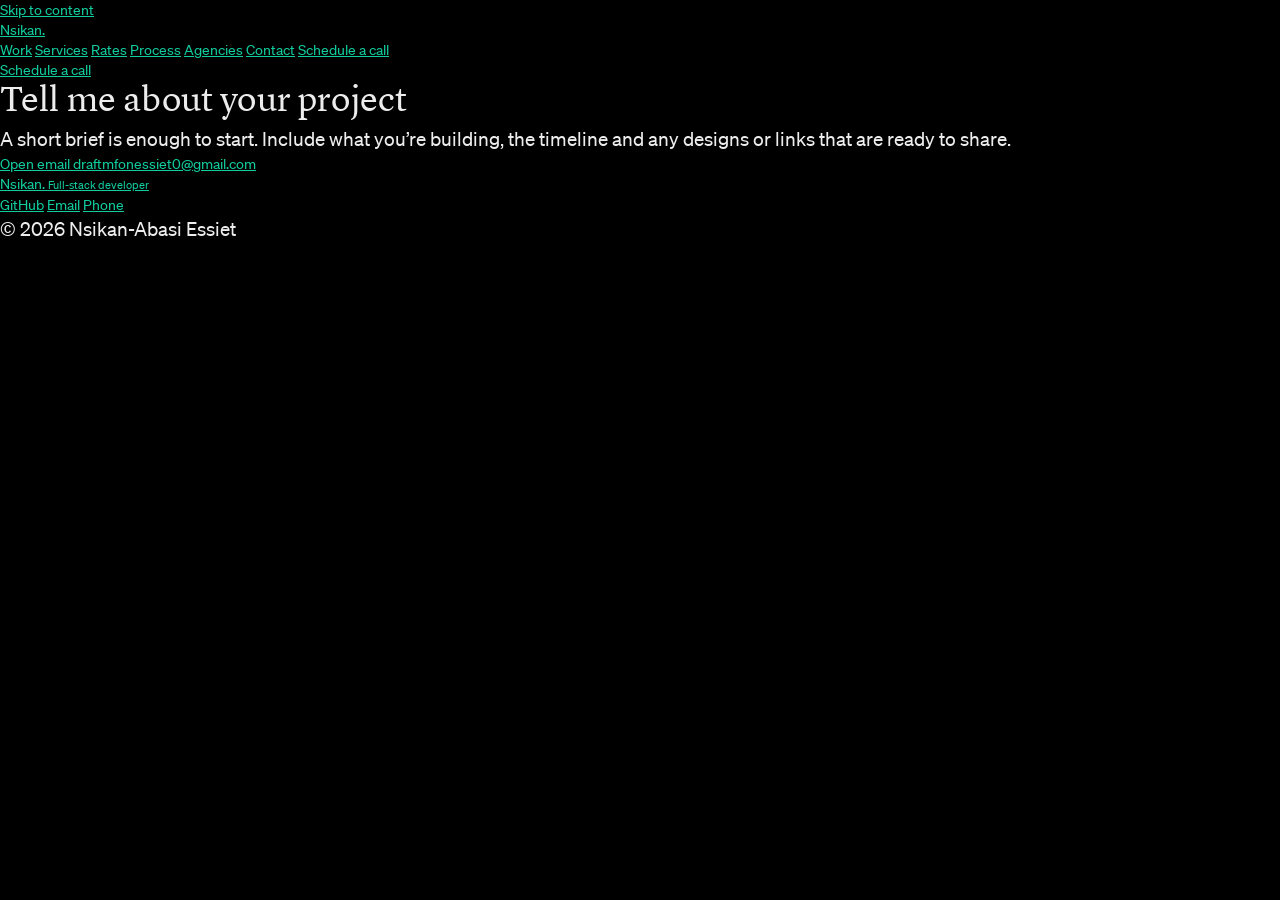
<file: contact/index.html>
<!doctype html>
<html lang="en">
<head>
  <meta charset="utf-8">
  <meta name="viewport" content="width=device-width,initial-scale=1">
  <title>Tell me about your project | Nsikan-Abasi Essiet</title>
  <meta name="description" content="A short brief is enough to start. Include what you’re building, the timeline and any designs or links that are ready to share.">
  <meta name="theme-color" content="#11100f">
  <meta property="og:type" content="website">
  <meta property="og:title" content="Tell me about your project | Nsikan-Abasi Essiet">
  <meta property="og:description" content="A short brief is enough to start. Include what you’re building, the timeline and any designs or links that are ready to share.">
  <meta property="og:site_name" content="Nsikan Essiet">
  <meta name="twitter:card" content="summary_large_image">
  <!-- deployment-meta -->
  <link rel="icon" href="../assets/portfolio/mark.svg" type="image/svg+xml">
  <link rel="stylesheet" href="../styles.css">
  <script type="application/ld+json">{"@context": "https://schema.org", "@type": "WebPage", "name": "Tell me about your project", "author": {"@type": "Person", "name": "Nsikan-Abasi Essiet", "alternateName": "Nsikan Essiet", "jobTitle": "Senior Full-Stack Developer", "sameAs": ["https://github.com/iNfix-2"], "homeLocation": {"@type": "Place", "name": "Kaduna, Nigeria"}}}</script>
</head>
<body>
  <a class="skip" href="#main">Skip to content</a>
  <header class="site-head wrap">
    <a class="brand" href="../" aria-label="Nsikan Essiet, home">Nsikan<span>.</span></a>
    <button class="nav-toggle" type="button" aria-expanded="false" aria-controls="main-nav" hidden>Menu</button>
    <nav id="main-nav" aria-label="Main">
      <a href="../#portfolio">Work</a>
      <a href="../services/">Services</a>
      <a href="../rates/">Rates</a>
      <a href="../process/">Process</a>
      <a href="../agencies/">Agencies</a>
      <a href="../contact/">Contact</a>
      <a class="mobile-call" href="../call/">Schedule a call</a>
    </nav>
    <a class="head-call underlined" href="../call/">Schedule a call</a>
  </header>
<main id="main">
      <section class="wrap secondary">
        <h1>Tell me about your project</h1>
        <p class="lead">A short brief is enough to start. Include what you’re building, the timeline and any designs or links that are ready to share.</p>
        <div class="text-links"><a class="underlined" href="mailto:mfonessiet0@gmail.com?subject=Portfolio%20project%20enquiry&amp;body=Hi%20Nsikan%2C%0A%0AHere%E2%80%99s%20what%20I%E2%80%99m%20working%20on%3A%0A%0ATimeline%3A%0A">Open email draft</a><a class="underlined" href="mailto:mfonessiet0@gmail.com">mfonessiet0@gmail.com</a></div>
      </section>

    </main>
  <footer class="wrap footer">
    <a class="brand" href="../">Nsikan<span>.</span> <small>Full-stack developer</small></a>
    <div class="footer-links">
      <a href="https://github.com/iNfix-2">GitHub</a>
      <a href="mailto:mfonessiet0@gmail.com">Email</a>
      <a href="tel:+2348082697842">Phone</a>
    </div>
    <p>© 2026 Nsikan-Abasi Essiet</p>
  </footer>
  <script defer src="../main.js"></script>
</body>
</html>
</file>
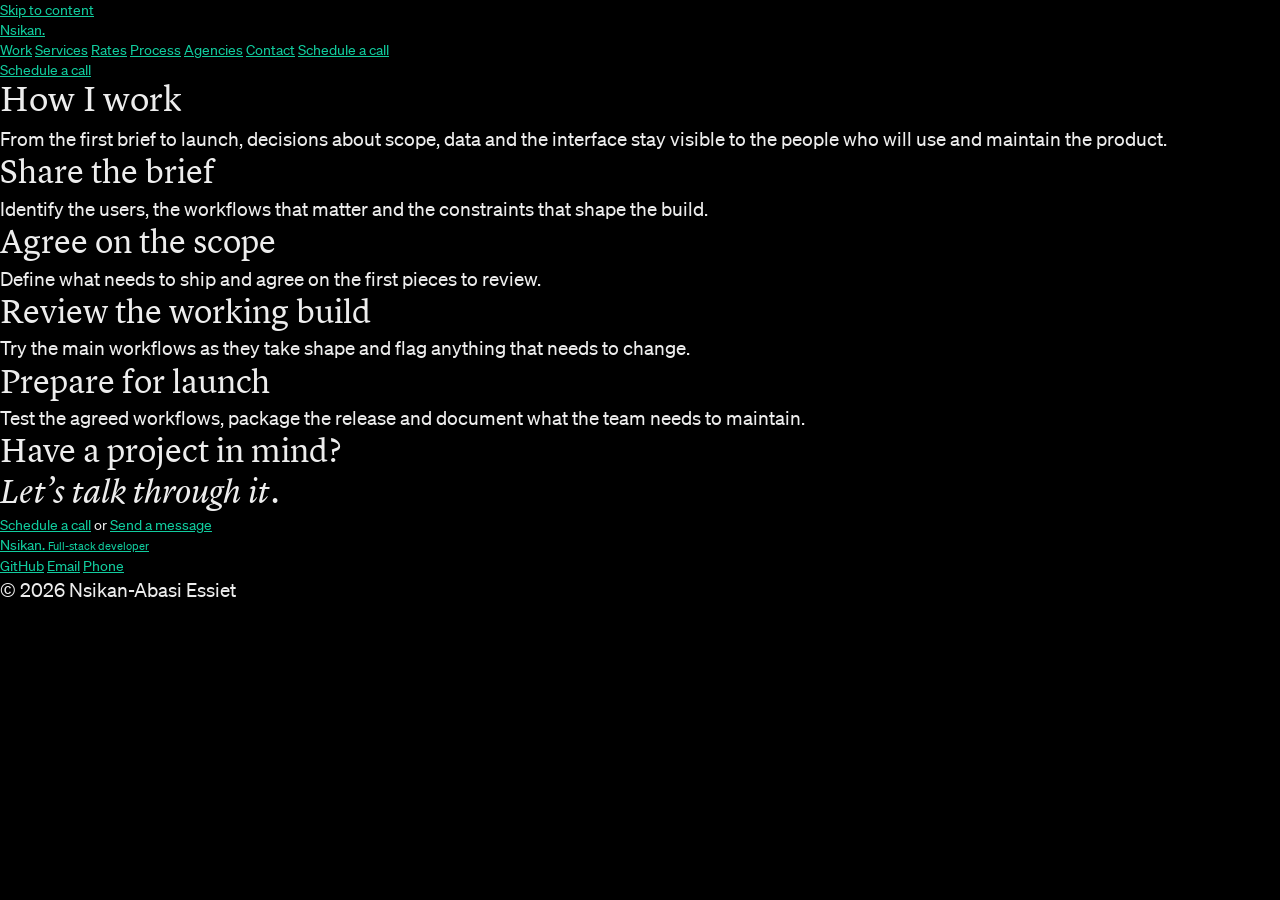
<file: process/index.html>
<!doctype html>
<html lang="en">
<head>
  <meta charset="utf-8">
  <meta name="viewport" content="width=device-width,initial-scale=1">
  <title>How I work | Nsikan-Abasi Essiet</title>
  <meta name="description" content="From the first brief to launch, decisions about scope, data and the interface stay visible to the people who will use and maintain the product.">
  <meta name="theme-color" content="#11100f">
  <meta property="og:type" content="website">
  <meta property="og:title" content="How I work | Nsikan-Abasi Essiet">
  <meta property="og:description" content="From the first brief to launch, decisions about scope, data and the interface stay visible to the people who will use and maintain the product.">
  <meta property="og:site_name" content="Nsikan Essiet">
  <meta name="twitter:card" content="summary_large_image">
  <!-- deployment-meta -->
  <link rel="icon" href="../assets/portfolio/mark.svg" type="image/svg+xml">
  <link rel="stylesheet" href="../styles.css">
  <script type="application/ld+json">{"@context": "https://schema.org", "@type": "WebPage", "name": "How I work", "author": {"@type": "Person", "name": "Nsikan-Abasi Essiet", "alternateName": "Nsikan Essiet", "jobTitle": "Senior Full-Stack Developer", "sameAs": ["https://github.com/iNfix-2"], "homeLocation": {"@type": "Place", "name": "Kaduna, Nigeria"}}}</script>
</head>
<body>
  <a class="skip" href="#main">Skip to content</a>
  <header class="site-head wrap">
    <a class="brand" href="../" aria-label="Nsikan Essiet, home">Nsikan<span>.</span></a>
    <button class="nav-toggle" type="button" aria-expanded="false" aria-controls="main-nav" hidden>Menu</button>
    <nav id="main-nav" aria-label="Main">
      <a href="../#portfolio">Work</a>
      <a href="../services/">Services</a>
      <a href="../rates/">Rates</a>
      <a href="../process/">Process</a>
      <a href="../agencies/">Agencies</a>
      <a href="../contact/">Contact</a>
      <a class="mobile-call" href="../call/">Schedule a call</a>
    </nav>
    <a class="head-call underlined" href="../call/">Schedule a call</a>
  </header>
<main id="main">
      <section class="wrap secondary">
        <h1>How I work</h1>
        <p class="lead">From the first brief to launch, decisions about scope, data and the interface stay visible to the people who will use and maintain the product.</p>
        <div class="feature-grid"><article><h2>Share the brief</h2><p>Identify the users, the workflows that matter and the constraints that shape the build.</p></article><article><h2>Agree on the scope</h2><p>Define what needs to ship and agree on the first pieces to review.</p></article><article><h2>Review the working build</h2><p>Try the main workflows as they take shape and flag anything that needs to change.</p></article><article><h2>Prepare for launch</h2><p>Test the agreed workflows, package the release and document what the team needs to maintain.</p></article></div>
      </section>
<section class="contact-prompt wrap" aria-labelledby="contact-title">
      <h2 id="contact-title">Have a project in mind?<br><em>Let’s talk through it.</em></h2>
      <div class="text-links">
        <a class="underlined" href="../call/">Schedule a call</a>
        <span>or</span>
        <a class="underlined" href="../contact/">Send a message</a>
      </div>
    </section>
    </main>
  <footer class="wrap footer">
    <a class="brand" href="../">Nsikan<span>.</span> <small>Full-stack developer</small></a>
    <div class="footer-links">
      <a href="https://github.com/iNfix-2">GitHub</a>
      <a href="mailto:mfonessiet0@gmail.com">Email</a>
      <a href="tel:+2348082697842">Phone</a>
    </div>
    <p>© 2026 Nsikan-Abasi Essiet</p>
  </footer>
  <script defer src="../main.js"></script>
</body>
</html>
</file>
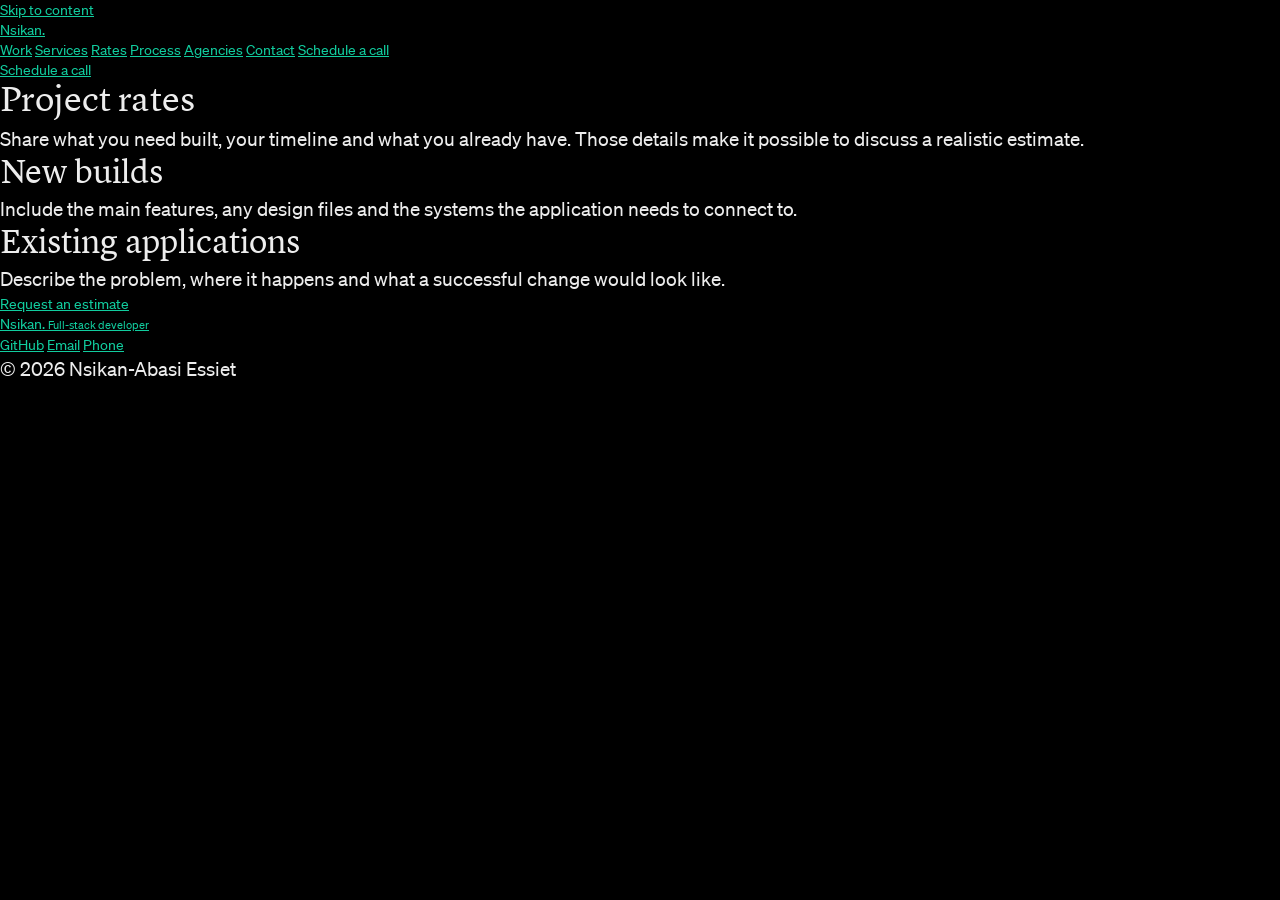
<file: rates/index.html>
<!doctype html>
<html lang="en">
<head>
  <meta charset="utf-8">
  <meta name="viewport" content="width=device-width,initial-scale=1">
  <title>Project rates | Nsikan-Abasi Essiet</title>
  <meta name="description" content="Share what you need built, your timeline and what you already have. Those details make it possible to discuss a realistic estimate.">
  <meta name="theme-color" content="#11100f">
  <meta property="og:type" content="website">
  <meta property="og:title" content="Project rates | Nsikan-Abasi Essiet">
  <meta property="og:description" content="Share what you need built, your timeline and what you already have. Those details make it possible to discuss a realistic estimate.">
  <meta property="og:site_name" content="Nsikan Essiet">
  <meta name="twitter:card" content="summary_large_image">
  <!-- deployment-meta -->
  <link rel="icon" href="../assets/portfolio/mark.svg" type="image/svg+xml">
  <link rel="stylesheet" href="../styles.css">
  <script type="application/ld+json">{"@context": "https://schema.org", "@type": "WebPage", "name": "Project rates", "author": {"@type": "Person", "name": "Nsikan-Abasi Essiet", "alternateName": "Nsikan Essiet", "jobTitle": "Senior Full-Stack Developer", "sameAs": ["https://github.com/iNfix-2"], "homeLocation": {"@type": "Place", "name": "Kaduna, Nigeria"}}}</script>
</head>
<body>
  <a class="skip" href="#main">Skip to content</a>
  <header class="site-head wrap">
    <a class="brand" href="../" aria-label="Nsikan Essiet, home">Nsikan<span>.</span></a>
    <button class="nav-toggle" type="button" aria-expanded="false" aria-controls="main-nav" hidden>Menu</button>
    <nav id="main-nav" aria-label="Main">
      <a href="../#portfolio">Work</a>
      <a href="../services/">Services</a>
      <a href="../rates/">Rates</a>
      <a href="../process/">Process</a>
      <a href="../agencies/">Agencies</a>
      <a href="../contact/">Contact</a>
      <a class="mobile-call" href="../call/">Schedule a call</a>
    </nav>
    <a class="head-call underlined" href="../call/">Schedule a call</a>
  </header>
<main id="main">
      <section class="wrap secondary">
        <h1>Project rates</h1>
        <p class="lead">Share what you need built, your timeline and what you already have. Those details make it possible to discuss a realistic estimate.</p>
        <div class="feature-grid"><article><h2>New builds</h2><p>Include the main features, any design files and the systems the application needs to connect to.</p></article><article><h2>Existing applications</h2><p>Describe the problem, where it happens and what a successful change would look like.</p></article></div><a class="underlined body-action" href="../contact/">Request an estimate</a>
      </section>

    </main>
  <footer class="wrap footer">
    <a class="brand" href="../">Nsikan<span>.</span> <small>Full-stack developer</small></a>
    <div class="footer-links">
      <a href="https://github.com/iNfix-2">GitHub</a>
      <a href="mailto:mfonessiet0@gmail.com">Email</a>
      <a href="tel:+2348082697842">Phone</a>
    </div>
    <p>© 2026 Nsikan-Abasi Essiet</p>
  </footer>
  <script defer src="../main.js"></script>
</body>
</html>
</file>
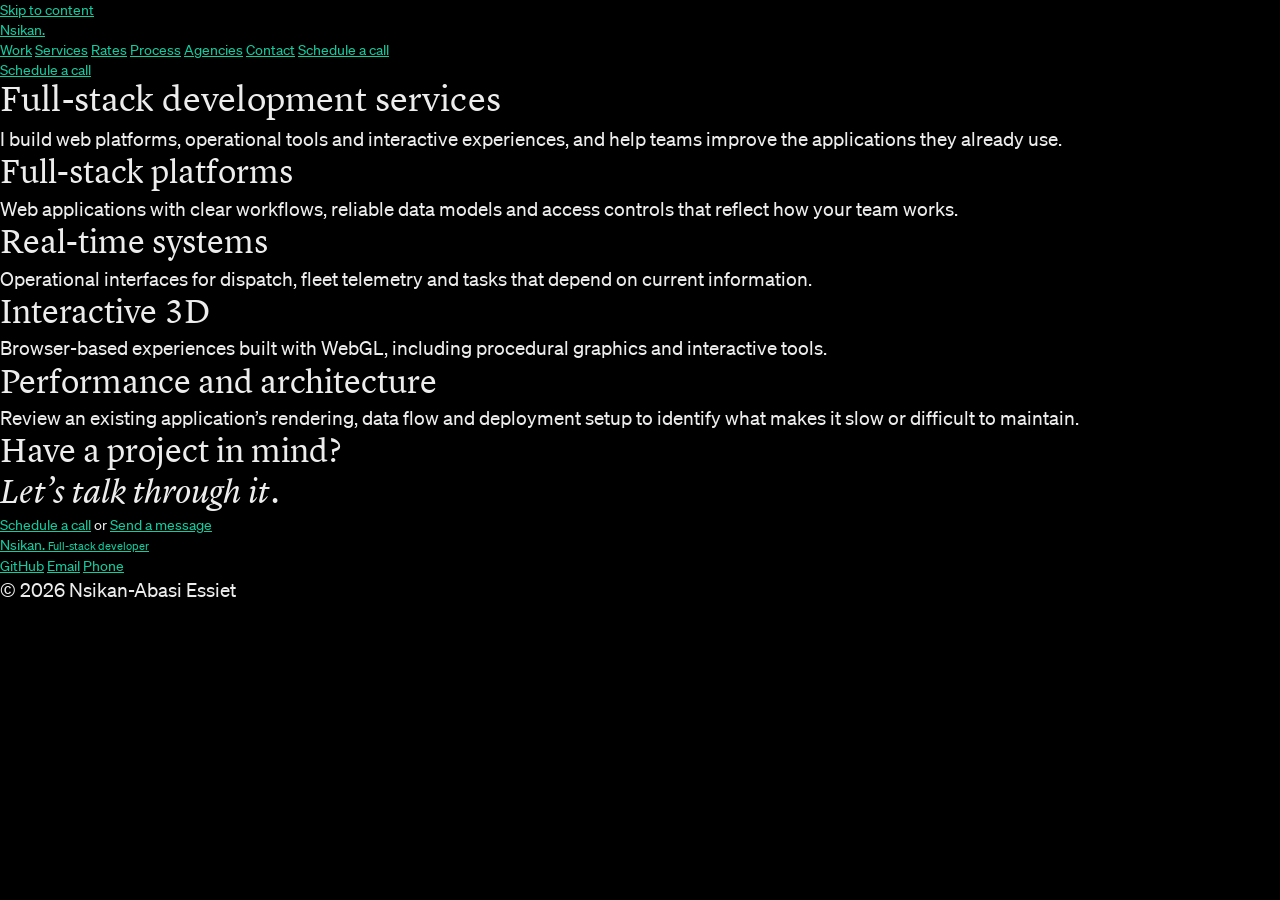
<file: services/index.html>
<!doctype html>
<html lang="en">
<head>
  <meta charset="utf-8">
  <meta name="viewport" content="width=device-width,initial-scale=1">
  <title>Full-stack development services | Nsikan-Abasi Essiet</title>
  <meta name="description" content="I build web platforms, operational tools and interactive experiences, and help teams improve the applications they already use.">
  <meta name="theme-color" content="#11100f">
  <meta property="og:type" content="website">
  <meta property="og:title" content="Full-stack development services | Nsikan-Abasi Essiet">
  <meta property="og:description" content="I build web platforms, operational tools and interactive experiences, and help teams improve the applications they already use.">
  <meta property="og:site_name" content="Nsikan Essiet">
  <meta name="twitter:card" content="summary_large_image">
  <!-- deployment-meta -->
  <link rel="icon" href="../assets/portfolio/mark.svg" type="image/svg+xml">
  <link rel="stylesheet" href="../styles.css">
  <script type="application/ld+json">{"@context": "https://schema.org", "@type": "WebPage", "name": "Full-stack development services", "author": {"@type": "Person", "name": "Nsikan-Abasi Essiet", "alternateName": "Nsikan Essiet", "jobTitle": "Senior Full-Stack Developer", "sameAs": ["https://github.com/iNfix-2"], "homeLocation": {"@type": "Place", "name": "Kaduna, Nigeria"}}}</script>
</head>
<body>
  <a class="skip" href="#main">Skip to content</a>
  <header class="site-head wrap">
    <a class="brand" href="../" aria-label="Nsikan Essiet, home">Nsikan<span>.</span></a>
    <button class="nav-toggle" type="button" aria-expanded="false" aria-controls="main-nav" hidden>Menu</button>
    <nav id="main-nav" aria-label="Main">
      <a href="../#portfolio">Work</a>
      <a href="../services/">Services</a>
      <a href="../rates/">Rates</a>
      <a href="../process/">Process</a>
      <a href="../agencies/">Agencies</a>
      <a href="../contact/">Contact</a>
      <a class="mobile-call" href="../call/">Schedule a call</a>
    </nav>
    <a class="head-call underlined" href="../call/">Schedule a call</a>
  </header>
<main id="main">
      <section class="wrap secondary">
        <h1>Full-stack development services</h1>
        <p class="lead">I build web platforms, operational tools and interactive experiences, and help teams improve the applications they already use.</p>
        <div class="feature-grid"><article><h2>Full-stack platforms</h2><p>Web applications with clear workflows, reliable data models and access controls that reflect how your team works.</p></article><article><h2>Real-time systems</h2><p>Operational interfaces for dispatch, fleet telemetry and tasks that depend on current information.</p></article><article><h2>Interactive 3D</h2><p>Browser-based experiences built with WebGL, including procedural graphics and interactive tools.</p></article><article><h2>Performance and architecture</h2><p>Review an existing application’s rendering, data flow and deployment setup to identify what makes it slow or difficult to maintain.</p></article></div>
      </section>
<section class="contact-prompt wrap" aria-labelledby="contact-title">
      <h2 id="contact-title">Have a project in mind?<br><em>Let’s talk through it.</em></h2>
      <div class="text-links">
        <a class="underlined" href="../call/">Schedule a call</a>
        <span>or</span>
        <a class="underlined" href="../contact/">Send a message</a>
      </div>
    </section>
    </main>
  <footer class="wrap footer">
    <a class="brand" href="../">Nsikan<span>.</span> <small>Full-stack developer</small></a>
    <div class="footer-links">
      <a href="https://github.com/iNfix-2">GitHub</a>
      <a href="mailto:mfonessiet0@gmail.com">Email</a>
      <a href="tel:+2348082697842">Phone</a>
    </div>
    <p>© 2026 Nsikan-Abasi Essiet</p>
  </footer>
  <script defer src="../main.js"></script>
</body>
</html>
</file>
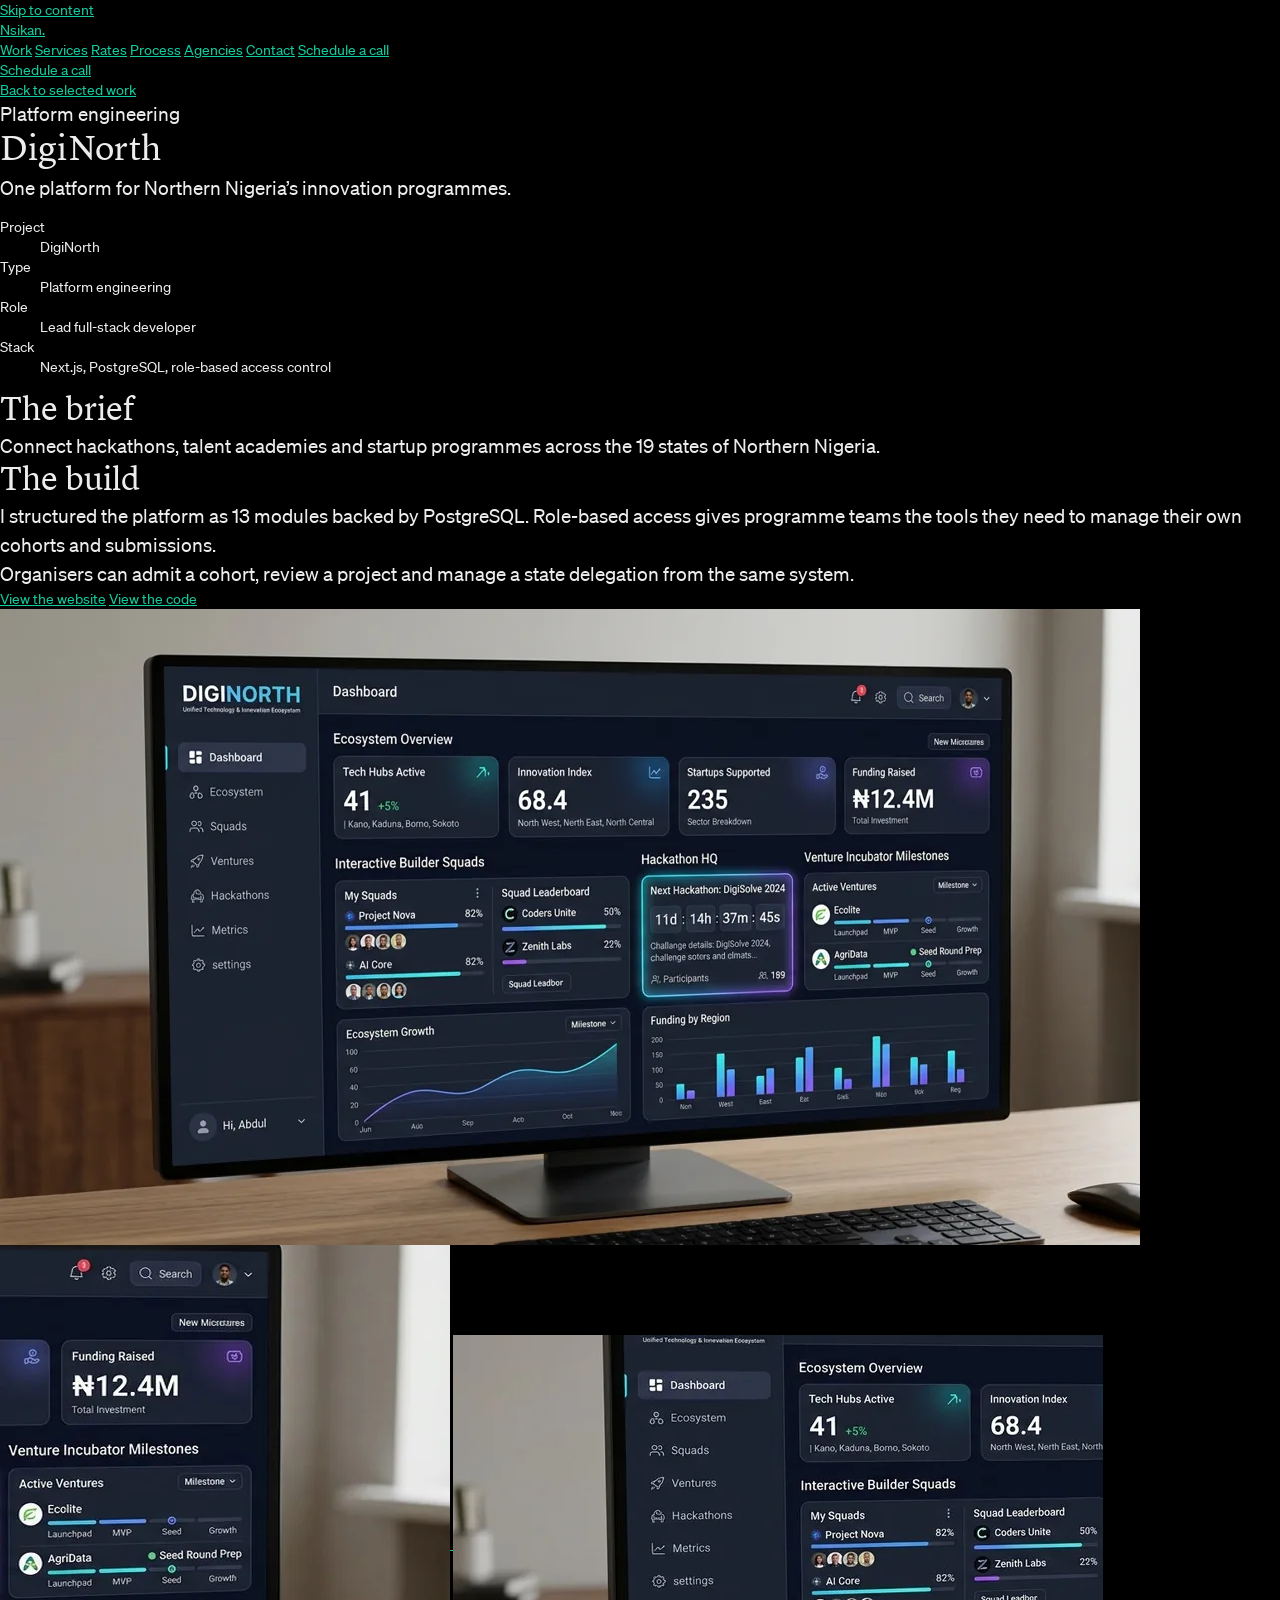
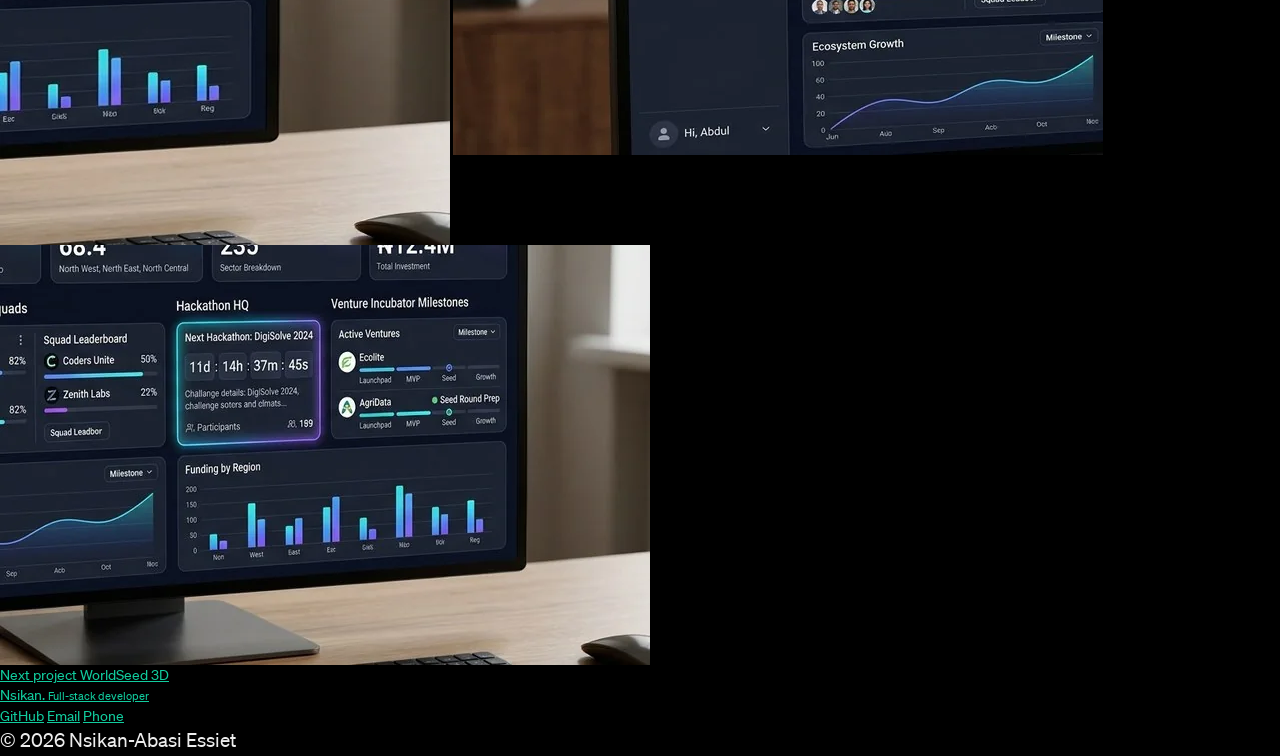
<file: work/diginorth/index.html>
<!doctype html>
<html lang="en">
<head>
  <meta charset="utf-8">
  <meta name="viewport" content="width=device-width,initial-scale=1">
  <title>DigiNorth | Nsikan-Abasi Essiet</title>
  <meta name="description" content="One platform for Northern Nigeria’s innovation programmes. A case study by Nsikan-Abasi Essiet.">
  <meta name="theme-color" content="#11100f">
  <meta property="og:type" content="website">
  <meta property="og:title" content="DigiNorth | Nsikan-Abasi Essiet">
  <meta property="og:description" content="One platform for Northern Nigeria’s innovation programmes. A case study by Nsikan-Abasi Essiet.">
  <meta property="og:site_name" content="Nsikan Essiet">
  <meta name="twitter:card" content="summary_large_image">
  <!-- deployment-meta -->
  <link rel="icon" href="../../assets/portfolio/mark.svg" type="image/svg+xml">
  <link rel="stylesheet" href="../../styles.css">
  <script type="application/ld+json">{"@context": "https://schema.org", "@type": "CreativeWork", "name": "DigiNorth", "description": "One platform for Northern Nigeria’s innovation programmes.", "author": {"@type": "Person", "name": "Nsikan-Abasi Essiet", "alternateName": "Nsikan Essiet", "jobTitle": "Senior Full-Stack Developer", "sameAs": ["https://github.com/iNfix-2"], "homeLocation": {"@type": "Place", "name": "Kaduna, Nigeria"}}}</script>
</head>
<body>
  <a class="skip" href="#main">Skip to content</a>
  <header class="site-head wrap">
    <a class="brand" href="../../" aria-label="Nsikan Essiet, home">Nsikan<span>.</span></a>
    <button class="nav-toggle" type="button" aria-expanded="false" aria-controls="main-nav" hidden>Menu</button>
    <nav id="main-nav" aria-label="Main">
      <a href="../../#portfolio">Work</a>
      <a href="../../services/">Services</a>
      <a href="../../rates/">Rates</a>
      <a href="../../process/">Process</a>
      <a href="../../agencies/">Agencies</a>
      <a href="../../contact/">Contact</a>
      <a class="mobile-call" href="../../call/">Schedule a call</a>
    </nav>
    <a class="head-call underlined" href="../../call/">Schedule a call</a>
  </header>
<main id="main" class="wrap case">
      <a class="underlined back-link" href="../../#diginorth">Back to selected work</a>
      <article>
        <header class="case-heading">
          <p class="eyebrow">Platform engineering</p>
          <h1>DigiNorth</h1>
          <p class="lead">One platform for Northern Nigeria’s innovation programmes.</p>
        </header>
        <div class="case-grid">
          <div>
            <dl class="facts">          <div><dt>Project</dt><dd>DigiNorth</dd></div>
          <div><dt>Type</dt><dd>Platform engineering</dd></div>
          <div><dt>Role</dt><dd>Lead full-stack developer</dd></div>
          <div><dt>Stack</dt><dd>Next.js, PostgreSQL, role-based access control</dd></div></dl>
            <h2>The brief</h2>
            <p>Connect hackathons, talent academies and startup programmes across the 19 states of Northern Nigeria.</p>
            <h2>The build</h2>
            <p>I structured the platform as 13 modules backed by PostgreSQL. Role-based access gives programme teams the tools they need to manage their own cohorts and submissions.</p>
            <p>Organisers can admit a cohort, review a project and manage a state delegation from the same system.</p>
            <div class="text-links"><a class="underlined" href="https://diginorth.org">View the website</a> <a class="underlined" href="https://github.com/iNfix-2/DigiNorth">View the code</a></div>
          </div>
          <div class="gallery" role="group" aria-label="DigiNorth gallery">
    <a class="gallery-image gallery-home" href="../../assets/portfolio/diginorth-home.webp" data-gallery>
      <img src="../../assets/portfolio/diginorth-home.webp" alt="DigiNorth programme management dashboard displayed on a desktop monitor" fetchpriority="high" decoding="async">
    </a>
    <a class="gallery-image gallery-mobile" href="../../assets/portfolio/diginorth-mobile.webp" data-gallery>
      <img src="../../assets/portfolio/diginorth-mobile.webp" alt="DigiNorth mobile interface" loading="lazy" decoding="async">
    </a>
    <a class="gallery-image gallery-detail1" href="../../assets/portfolio/diginorth-detail1.webp" data-gallery>
      <img src="../../assets/portfolio/diginorth-detail1.webp" alt="DigiNorth interface detail" loading="lazy" decoding="async">
    </a>
    <a class="gallery-image gallery-detail2" href="../../assets/portfolio/diginorth-detail2.webp" data-gallery>
      <img src="../../assets/portfolio/diginorth-detail2.webp" alt="DigiNorth secondary interface view" loading="lazy" decoding="async">
    </a>
  </div>
        </div>
      </article>
      <a class="next-case" href="../worldseed/">
        <span class="eyebrow">Next project</span>
        <span>WorldSeed 3D</span>
      </a>
    </main>
    <dialog class="image-dialog" aria-labelledby="image-caption">
      <div class="image-dialog-bar">
        <p id="image-caption"></p>
        <form method="dialog"><button class="underlined" autofocus>Close</button></form>
      </div>
      <img alt="">
    </dialog>
  <footer class="wrap footer">
    <a class="brand" href="../../">Nsikan<span>.</span> <small>Full-stack developer</small></a>
    <div class="footer-links">
      <a href="https://github.com/iNfix-2">GitHub</a>
      <a href="mailto:mfonessiet0@gmail.com">Email</a>
      <a href="tel:+2348082697842">Phone</a>
    </div>
    <p>© 2026 Nsikan-Abasi Essiet</p>
  </footer>
  <script defer src="../../main.js"></script>
</body>
</html>
</file>
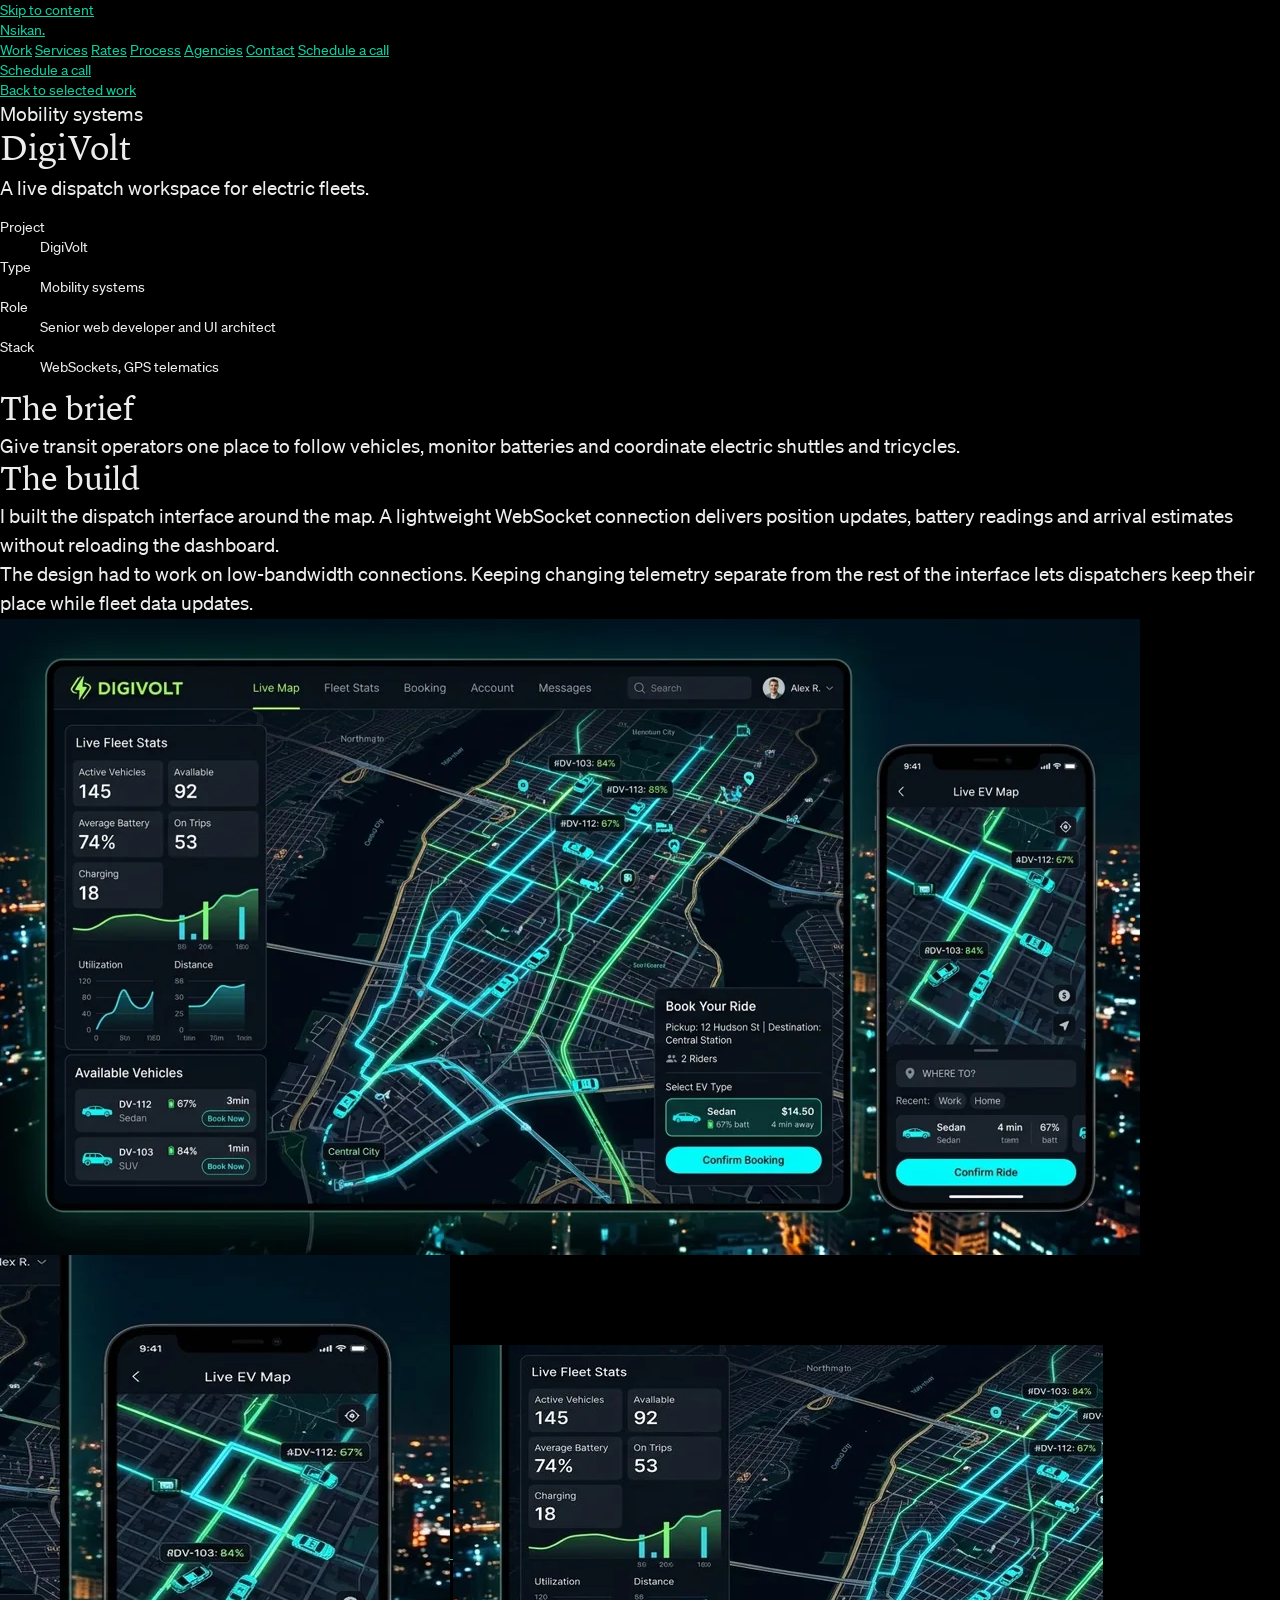
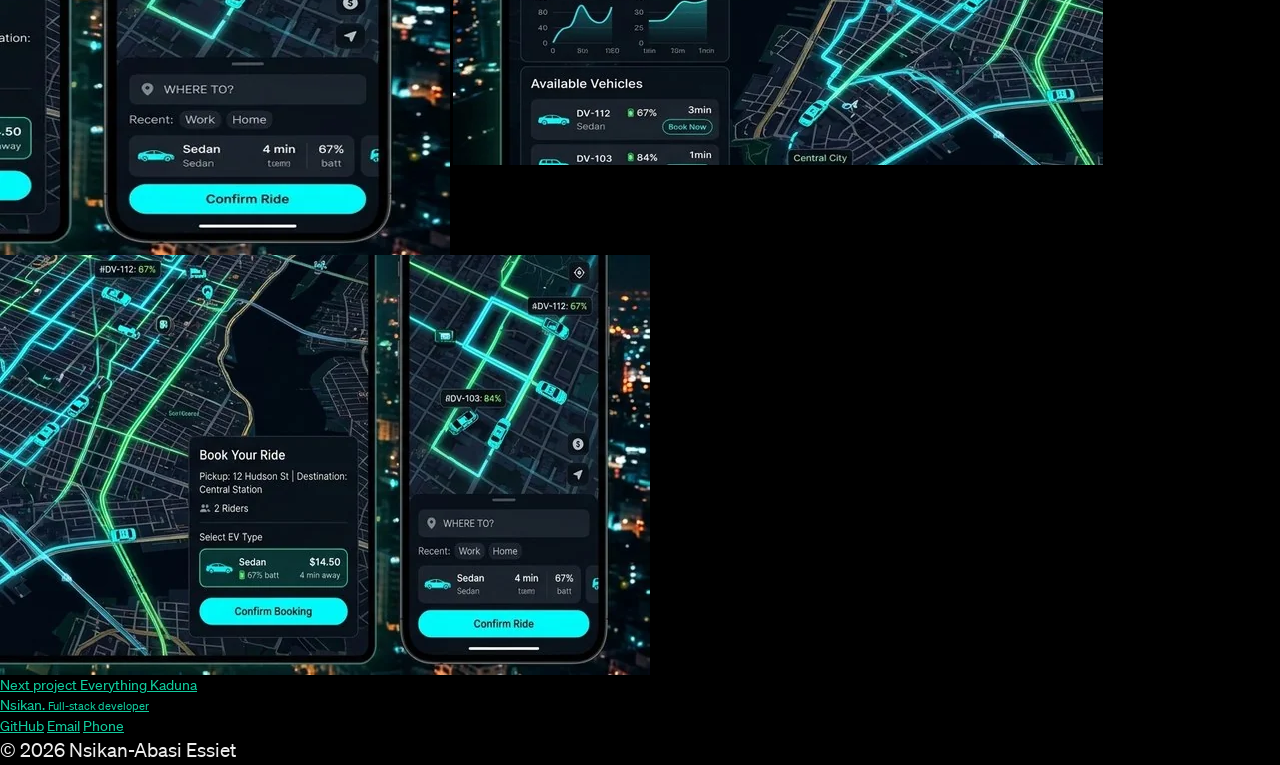
<file: work/digivolt/index.html>
<!doctype html>
<html lang="en">
<head>
  <meta charset="utf-8">
  <meta name="viewport" content="width=device-width,initial-scale=1">
  <title>DigiVolt | Nsikan-Abasi Essiet</title>
  <meta name="description" content="A live dispatch workspace for electric fleets. A case study by Nsikan-Abasi Essiet.">
  <meta name="theme-color" content="#11100f">
  <meta property="og:type" content="website">
  <meta property="og:title" content="DigiVolt | Nsikan-Abasi Essiet">
  <meta property="og:description" content="A live dispatch workspace for electric fleets. A case study by Nsikan-Abasi Essiet.">
  <meta property="og:site_name" content="Nsikan Essiet">
  <meta name="twitter:card" content="summary_large_image">
  <!-- deployment-meta -->
  <link rel="icon" href="../../assets/portfolio/mark.svg" type="image/svg+xml">
  <link rel="stylesheet" href="../../styles.css">
  <script type="application/ld+json">{"@context": "https://schema.org", "@type": "CreativeWork", "name": "DigiVolt", "description": "A live dispatch workspace for electric fleets.", "author": {"@type": "Person", "name": "Nsikan-Abasi Essiet", "alternateName": "Nsikan Essiet", "jobTitle": "Senior Full-Stack Developer", "sameAs": ["https://github.com/iNfix-2"], "homeLocation": {"@type": "Place", "name": "Kaduna, Nigeria"}}}</script>
</head>
<body>
  <a class="skip" href="#main">Skip to content</a>
  <header class="site-head wrap">
    <a class="brand" href="../../" aria-label="Nsikan Essiet, home">Nsikan<span>.</span></a>
    <button class="nav-toggle" type="button" aria-expanded="false" aria-controls="main-nav" hidden>Menu</button>
    <nav id="main-nav" aria-label="Main">
      <a href="../../#portfolio">Work</a>
      <a href="../../services/">Services</a>
      <a href="../../rates/">Rates</a>
      <a href="../../process/">Process</a>
      <a href="../../agencies/">Agencies</a>
      <a href="../../contact/">Contact</a>
      <a class="mobile-call" href="../../call/">Schedule a call</a>
    </nav>
    <a class="head-call underlined" href="../../call/">Schedule a call</a>
  </header>
<main id="main" class="wrap case">
      <a class="underlined back-link" href="../../#digivolt">Back to selected work</a>
      <article>
        <header class="case-heading">
          <p class="eyebrow">Mobility systems</p>
          <h1>DigiVolt</h1>
          <p class="lead">A live dispatch workspace for electric fleets.</p>
        </header>
        <div class="case-grid">
          <div>
            <dl class="facts">          <div><dt>Project</dt><dd>DigiVolt</dd></div>
          <div><dt>Type</dt><dd>Mobility systems</dd></div>
          <div><dt>Role</dt><dd>Senior web developer and UI architect</dd></div>
          <div><dt>Stack</dt><dd>WebSockets, GPS telematics</dd></div></dl>
            <h2>The brief</h2>
            <p>Give transit operators one place to follow vehicles, monitor batteries and coordinate electric shuttles and tricycles.</p>
            <h2>The build</h2>
            <p>I built the dispatch interface around the map. A lightweight WebSocket connection delivers position updates, battery readings and arrival estimates without reloading the dashboard.</p>
            <p>The design had to work on low-bandwidth connections. Keeping changing telemetry separate from the rest of the interface lets dispatchers keep their place while fleet data updates.</p>
            <div class="text-links"></div>
          </div>
          <div class="gallery" role="group" aria-label="DigiVolt gallery">
    <a class="gallery-image gallery-home" href="../../assets/portfolio/digivolt-home.webp" data-gallery>
      <img src="../../assets/portfolio/digivolt-home.webp" alt="DigiVolt fleet dispatch interface showing live routes and vehicle status" fetchpriority="high" decoding="async">
    </a>
    <a class="gallery-image gallery-mobile" href="../../assets/portfolio/digivolt-mobile.webp" data-gallery>
      <img src="../../assets/portfolio/digivolt-mobile.webp" alt="DigiVolt mobile interface" loading="lazy" decoding="async">
    </a>
    <a class="gallery-image gallery-detail1" href="../../assets/portfolio/digivolt-detail1.webp" data-gallery>
      <img src="../../assets/portfolio/digivolt-detail1.webp" alt="DigiVolt interface detail" loading="lazy" decoding="async">
    </a>
    <a class="gallery-image gallery-detail2" href="../../assets/portfolio/digivolt-detail2.webp" data-gallery>
      <img src="../../assets/portfolio/digivolt-detail2.webp" alt="DigiVolt secondary interface view" loading="lazy" decoding="async">
    </a>
  </div>
        </div>
      </article>
      <a class="next-case" href="../everything-kaduna/">
        <span class="eyebrow">Next project</span>
        <span>Everything Kaduna</span>
      </a>
    </main>
    <dialog class="image-dialog" aria-labelledby="image-caption">
      <div class="image-dialog-bar">
        <p id="image-caption"></p>
        <form method="dialog"><button class="underlined" autofocus>Close</button></form>
      </div>
      <img alt="">
    </dialog>
  <footer class="wrap footer">
    <a class="brand" href="../../">Nsikan<span>.</span> <small>Full-stack developer</small></a>
    <div class="footer-links">
      <a href="https://github.com/iNfix-2">GitHub</a>
      <a href="mailto:mfonessiet0@gmail.com">Email</a>
      <a href="tel:+2348082697842">Phone</a>
    </div>
    <p>© 2026 Nsikan-Abasi Essiet</p>
  </footer>
  <script defer src="../../main.js"></script>
</body>
</html>
</file>
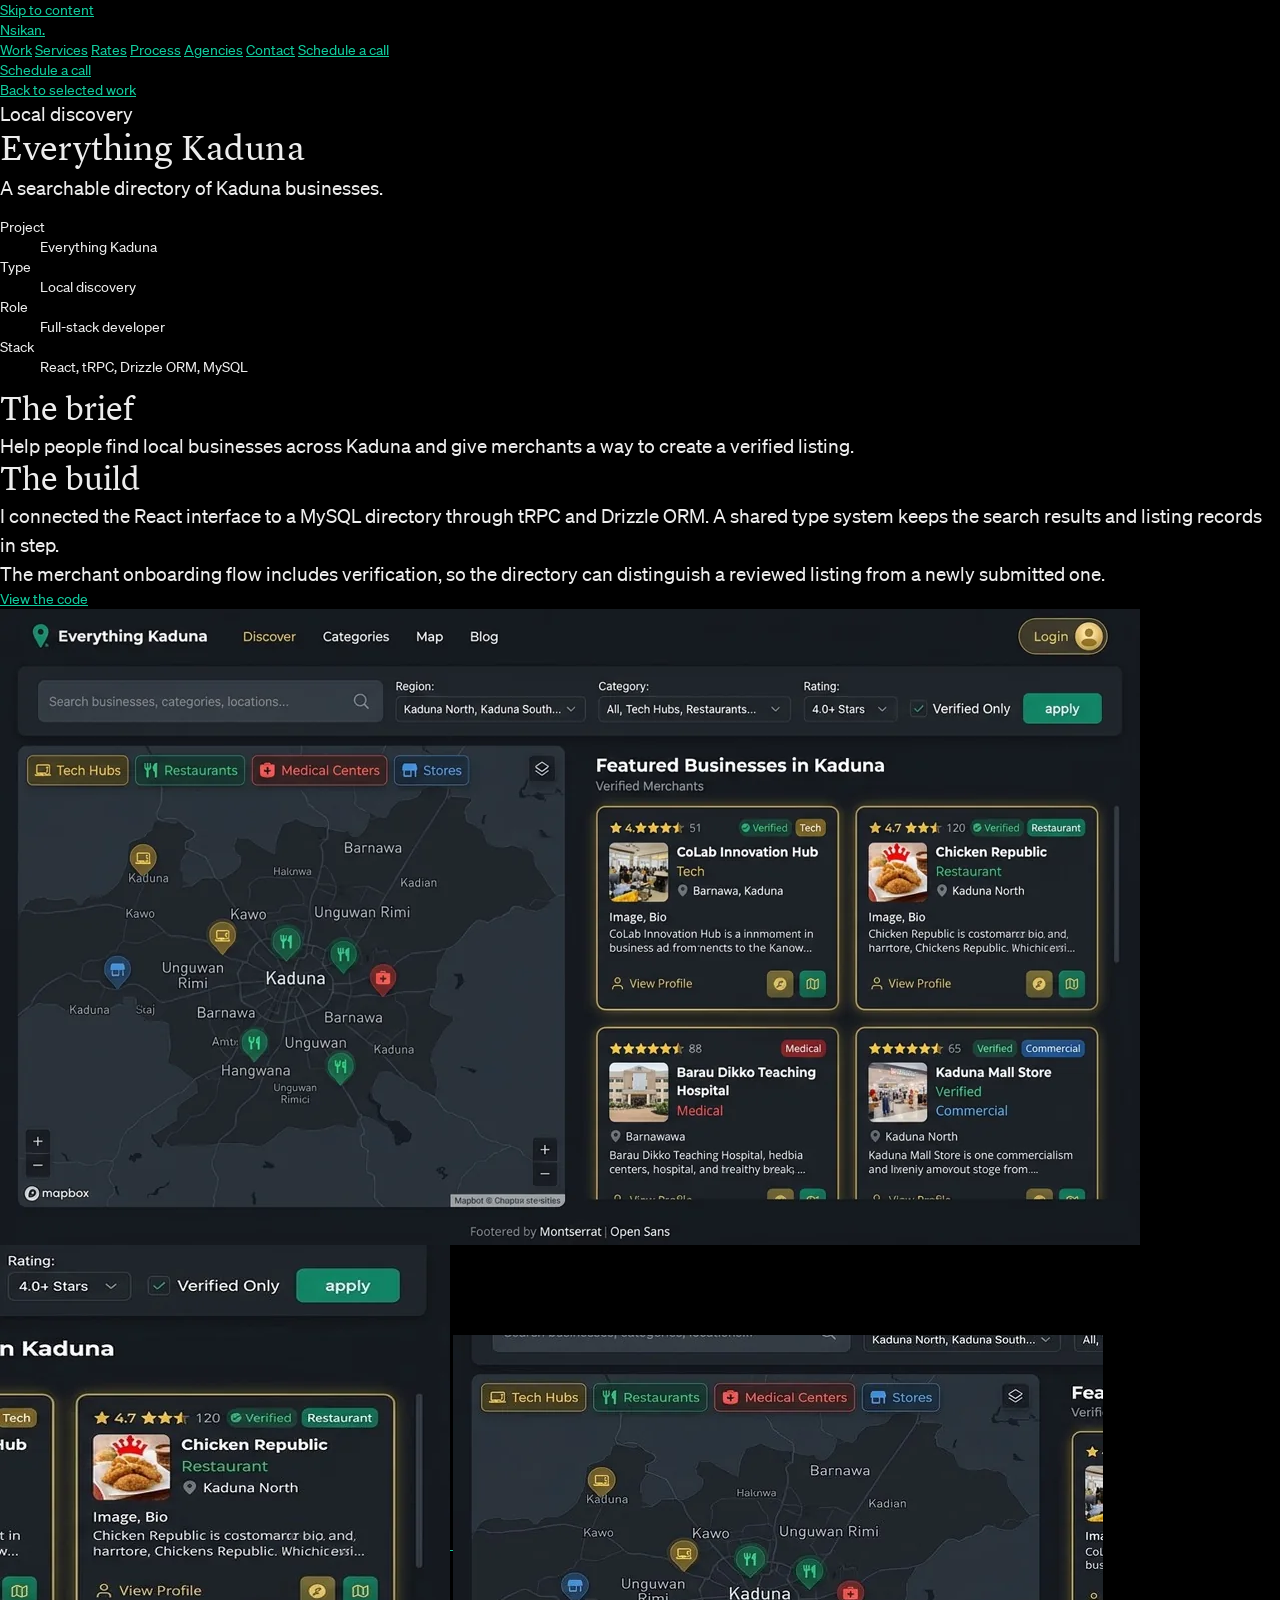
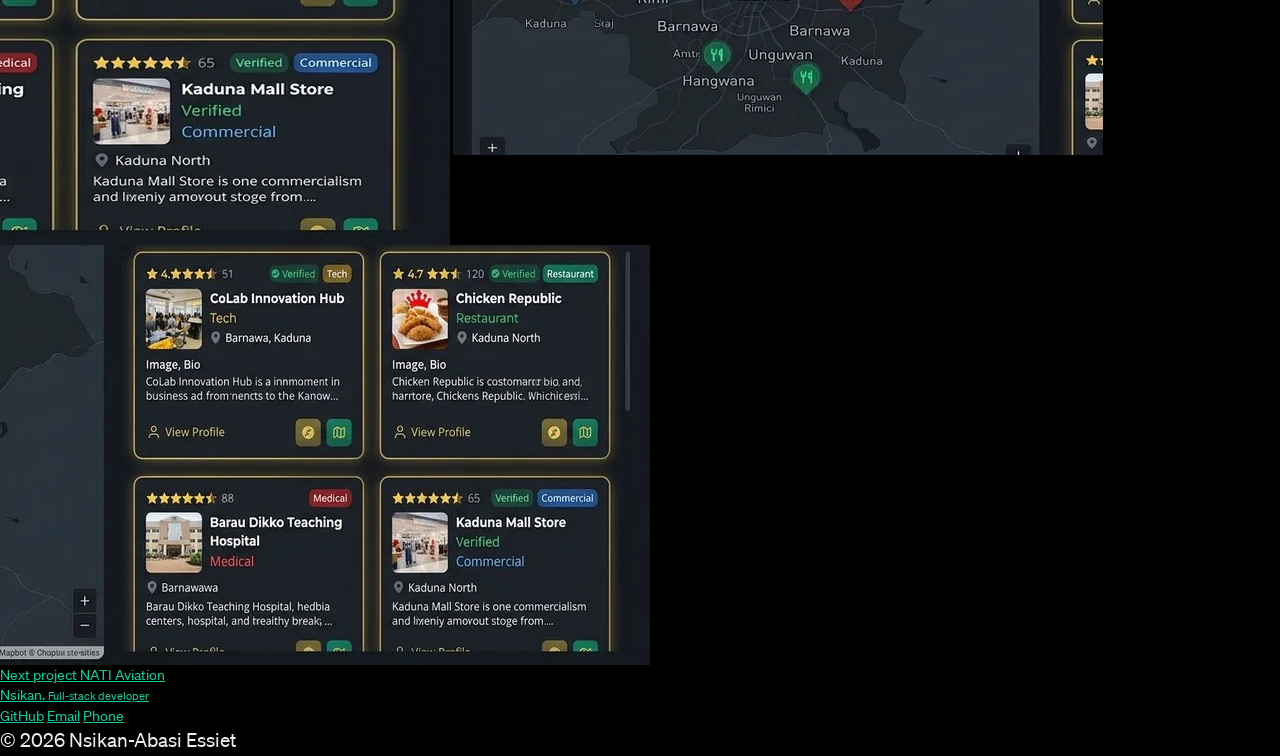
<file: work/everything-kaduna/index.html>
<!doctype html>
<html lang="en">
<head>
  <meta charset="utf-8">
  <meta name="viewport" content="width=device-width,initial-scale=1">
  <title>Everything Kaduna | Nsikan-Abasi Essiet</title>
  <meta name="description" content="A searchable directory of Kaduna businesses. A case study by Nsikan-Abasi Essiet.">
  <meta name="theme-color" content="#11100f">
  <meta property="og:type" content="website">
  <meta property="og:title" content="Everything Kaduna | Nsikan-Abasi Essiet">
  <meta property="og:description" content="A searchable directory of Kaduna businesses. A case study by Nsikan-Abasi Essiet.">
  <meta property="og:site_name" content="Nsikan Essiet">
  <meta name="twitter:card" content="summary_large_image">
  <!-- deployment-meta -->
  <link rel="icon" href="../../assets/portfolio/mark.svg" type="image/svg+xml">
  <link rel="stylesheet" href="../../styles.css">
  <script type="application/ld+json">{"@context": "https://schema.org", "@type": "CreativeWork", "name": "Everything Kaduna", "description": "A searchable directory of Kaduna businesses.", "author": {"@type": "Person", "name": "Nsikan-Abasi Essiet", "alternateName": "Nsikan Essiet", "jobTitle": "Senior Full-Stack Developer", "sameAs": ["https://github.com/iNfix-2"], "homeLocation": {"@type": "Place", "name": "Kaduna, Nigeria"}}}</script>
</head>
<body>
  <a class="skip" href="#main">Skip to content</a>
  <header class="site-head wrap">
    <a class="brand" href="../../" aria-label="Nsikan Essiet, home">Nsikan<span>.</span></a>
    <button class="nav-toggle" type="button" aria-expanded="false" aria-controls="main-nav" hidden>Menu</button>
    <nav id="main-nav" aria-label="Main">
      <a href="../../#portfolio">Work</a>
      <a href="../../services/">Services</a>
      <a href="../../rates/">Rates</a>
      <a href="../../process/">Process</a>
      <a href="../../agencies/">Agencies</a>
      <a href="../../contact/">Contact</a>
      <a class="mobile-call" href="../../call/">Schedule a call</a>
    </nav>
    <a class="head-call underlined" href="../../call/">Schedule a call</a>
  </header>
<main id="main" class="wrap case">
      <a class="underlined back-link" href="../../#everything-kaduna">Back to selected work</a>
      <article>
        <header class="case-heading">
          <p class="eyebrow">Local discovery</p>
          <h1>Everything Kaduna</h1>
          <p class="lead">A searchable directory of Kaduna businesses.</p>
        </header>
        <div class="case-grid">
          <div>
            <dl class="facts">          <div><dt>Project</dt><dd>Everything Kaduna</dd></div>
          <div><dt>Type</dt><dd>Local discovery</dd></div>
          <div><dt>Role</dt><dd>Full-stack developer</dd></div>
          <div><dt>Stack</dt><dd>React, tRPC, Drizzle ORM, MySQL</dd></div></dl>
            <h2>The brief</h2>
            <p>Help people find local businesses across Kaduna and give merchants a way to create a verified listing.</p>
            <h2>The build</h2>
            <p>I connected the React interface to a MySQL directory through tRPC and Drizzle ORM. A shared type system keeps the search results and listing records in step.</p>
            <p>The merchant onboarding flow includes verification, so the directory can distinguish a reviewed listing from a newly submitted one.</p>
            <div class="text-links"><a class="underlined" href="https://github.com/iNfix-2/ETK_demo">View the code</a></div>
          </div>
          <div class="gallery" role="group" aria-label="Everything Kaduna gallery">
    <a class="gallery-image gallery-home" href="../../assets/portfolio/everything-kaduna-home.webp" data-gallery>
      <img src="../../assets/portfolio/everything-kaduna-home.webp" alt="Everything Kaduna map and business listings" fetchpriority="high" decoding="async">
    </a>
    <a class="gallery-image gallery-mobile" href="../../assets/portfolio/everything-kaduna-mobile.webp" data-gallery>
      <img src="../../assets/portfolio/everything-kaduna-mobile.webp" alt="Everything Kaduna mobile interface" loading="lazy" decoding="async">
    </a>
    <a class="gallery-image gallery-detail1" href="../../assets/portfolio/everything-kaduna-detail1.webp" data-gallery>
      <img src="../../assets/portfolio/everything-kaduna-detail1.webp" alt="Everything Kaduna interface detail" loading="lazy" decoding="async">
    </a>
    <a class="gallery-image gallery-detail2" href="../../assets/portfolio/everything-kaduna-detail2.webp" data-gallery>
      <img src="../../assets/portfolio/everything-kaduna-detail2.webp" alt="Everything Kaduna secondary interface view" loading="lazy" decoding="async">
    </a>
  </div>
        </div>
      </article>
      <a class="next-case" href="../nati-aviation/">
        <span class="eyebrow">Next project</span>
        <span>NATI Aviation</span>
      </a>
    </main>
    <dialog class="image-dialog" aria-labelledby="image-caption">
      <div class="image-dialog-bar">
        <p id="image-caption"></p>
        <form method="dialog"><button class="underlined" autofocus>Close</button></form>
      </div>
      <img alt="">
    </dialog>
  <footer class="wrap footer">
    <a class="brand" href="../../">Nsikan<span>.</span> <small>Full-stack developer</small></a>
    <div class="footer-links">
      <a href="https://github.com/iNfix-2">GitHub</a>
      <a href="mailto:mfonessiet0@gmail.com">Email</a>
      <a href="tel:+2348082697842">Phone</a>
    </div>
    <p>© 2026 Nsikan-Abasi Essiet</p>
  </footer>
  <script defer src="../../main.js"></script>
</body>
</html>
</file>
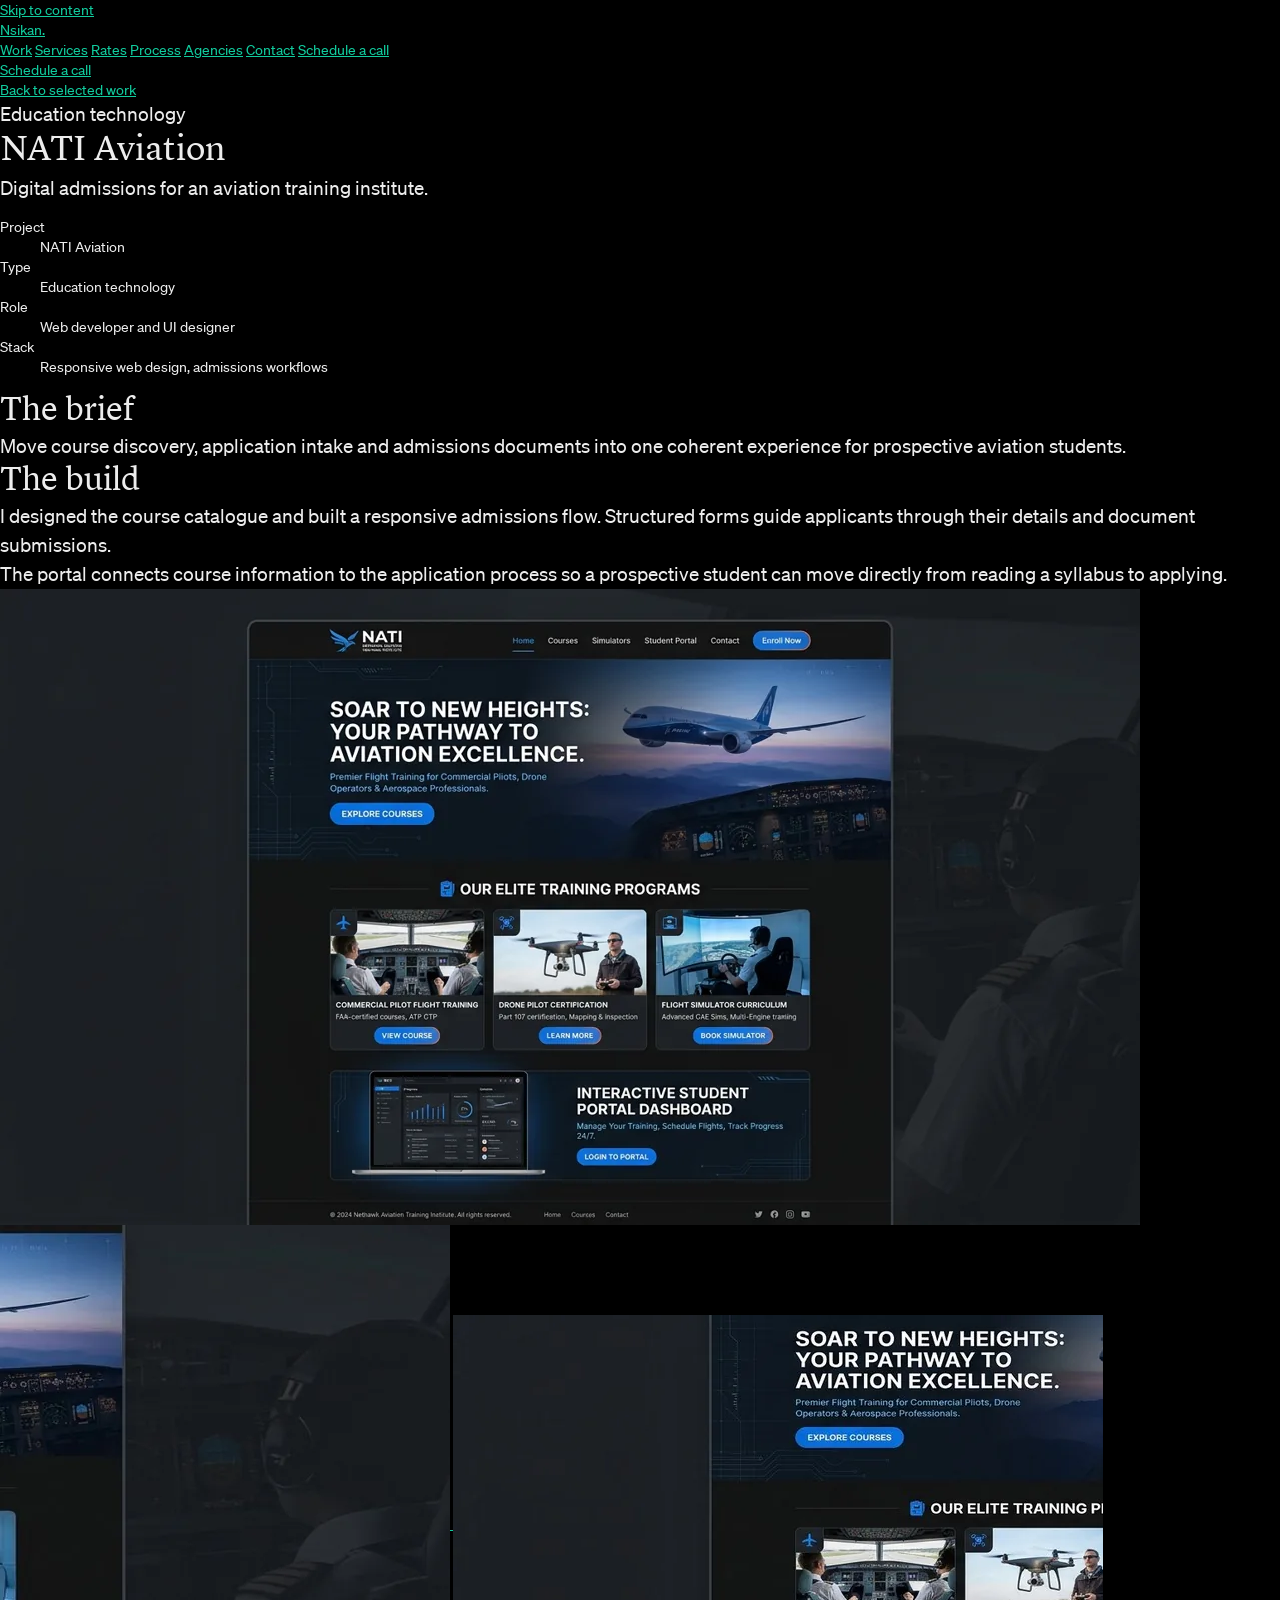
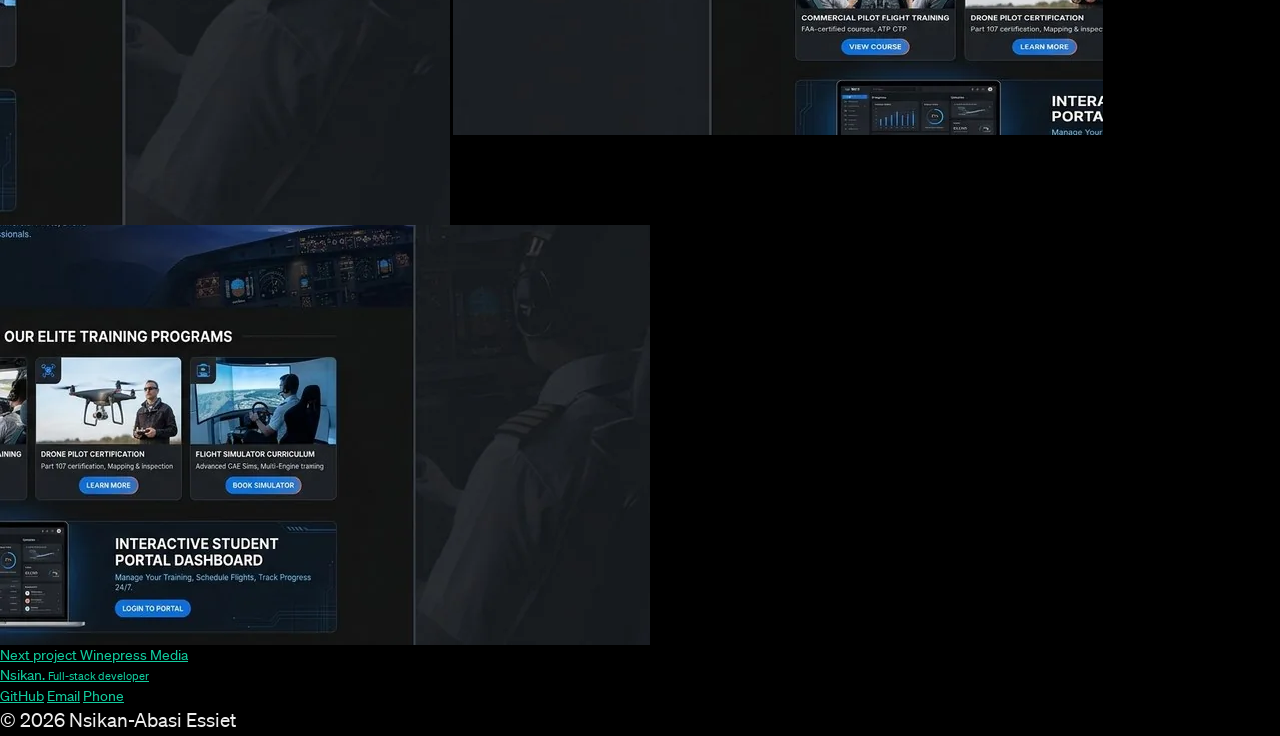
<file: work/nati-aviation/index.html>
<!doctype html>
<html lang="en">
<head>
  <meta charset="utf-8">
  <meta name="viewport" content="width=device-width,initial-scale=1">
  <title>NATI Aviation | Nsikan-Abasi Essiet</title>
  <meta name="description" content="Digital admissions for an aviation training institute. A case study by Nsikan-Abasi Essiet.">
  <meta name="theme-color" content="#11100f">
  <meta property="og:type" content="website">
  <meta property="og:title" content="NATI Aviation | Nsikan-Abasi Essiet">
  <meta property="og:description" content="Digital admissions for an aviation training institute. A case study by Nsikan-Abasi Essiet.">
  <meta property="og:site_name" content="Nsikan Essiet">
  <meta name="twitter:card" content="summary_large_image">
  <!-- deployment-meta -->
  <link rel="icon" href="../../assets/portfolio/mark.svg" type="image/svg+xml">
  <link rel="stylesheet" href="../../styles.css">
  <script type="application/ld+json">{"@context": "https://schema.org", "@type": "CreativeWork", "name": "NATI Aviation", "description": "Digital admissions for an aviation training institute.", "author": {"@type": "Person", "name": "Nsikan-Abasi Essiet", "alternateName": "Nsikan Essiet", "jobTitle": "Senior Full-Stack Developer", "sameAs": ["https://github.com/iNfix-2"], "homeLocation": {"@type": "Place", "name": "Kaduna, Nigeria"}}}</script>
</head>
<body>
  <a class="skip" href="#main">Skip to content</a>
  <header class="site-head wrap">
    <a class="brand" href="../../" aria-label="Nsikan Essiet, home">Nsikan<span>.</span></a>
    <button class="nav-toggle" type="button" aria-expanded="false" aria-controls="main-nav" hidden>Menu</button>
    <nav id="main-nav" aria-label="Main">
      <a href="../../#portfolio">Work</a>
      <a href="../../services/">Services</a>
      <a href="../../rates/">Rates</a>
      <a href="../../process/">Process</a>
      <a href="../../agencies/">Agencies</a>
      <a href="../../contact/">Contact</a>
      <a class="mobile-call" href="../../call/">Schedule a call</a>
    </nav>
    <a class="head-call underlined" href="../../call/">Schedule a call</a>
  </header>
<main id="main" class="wrap case">
      <a class="underlined back-link" href="../../#nati-aviation">Back to selected work</a>
      <article>
        <header class="case-heading">
          <p class="eyebrow">Education technology</p>
          <h1>NATI Aviation</h1>
          <p class="lead">Digital admissions for an aviation training institute.</p>
        </header>
        <div class="case-grid">
          <div>
            <dl class="facts">          <div><dt>Project</dt><dd>NATI Aviation</dd></div>
          <div><dt>Type</dt><dd>Education technology</dd></div>
          <div><dt>Role</dt><dd>Web developer and UI designer</dd></div>
          <div><dt>Stack</dt><dd>Responsive web design, admissions workflows</dd></div></dl>
            <h2>The brief</h2>
            <p>Move course discovery, application intake and admissions documents into one coherent experience for prospective aviation students.</p>
            <h2>The build</h2>
            <p>I designed the course catalogue and built a responsive admissions flow. Structured forms guide applicants through their details and document submissions.</p>
            <p>The portal connects course information to the application process so a prospective student can move directly from reading a syllabus to applying.</p>
            <div class="text-links"></div>
          </div>
          <div class="gallery" role="group" aria-label="NATI Aviation gallery">
    <a class="gallery-image gallery-home" href="../../assets/portfolio/nati-aviation-home.webp" data-gallery>
      <img src="../../assets/portfolio/nati-aviation-home.webp" alt="NATI aviation training website with course listings" fetchpriority="high" decoding="async">
    </a>
    <a class="gallery-image gallery-mobile" href="../../assets/portfolio/nati-aviation-mobile.webp" data-gallery>
      <img src="../../assets/portfolio/nati-aviation-mobile.webp" alt="NATI Aviation mobile interface" loading="lazy" decoding="async">
    </a>
    <a class="gallery-image gallery-detail1" href="../../assets/portfolio/nati-aviation-detail1.webp" data-gallery>
      <img src="../../assets/portfolio/nati-aviation-detail1.webp" alt="NATI Aviation interface detail" loading="lazy" decoding="async">
    </a>
    <a class="gallery-image gallery-detail2" href="../../assets/portfolio/nati-aviation-detail2.webp" data-gallery>
      <img src="../../assets/portfolio/nati-aviation-detail2.webp" alt="NATI Aviation secondary interface view" loading="lazy" decoding="async">
    </a>
  </div>
        </div>
      </article>
      <a class="next-case" href="../winepress/">
        <span class="eyebrow">Next project</span>
        <span>Winepress Media</span>
      </a>
    </main>
    <dialog class="image-dialog" aria-labelledby="image-caption">
      <div class="image-dialog-bar">
        <p id="image-caption"></p>
        <form method="dialog"><button class="underlined" autofocus>Close</button></form>
      </div>
      <img alt="">
    </dialog>
  <footer class="wrap footer">
    <a class="brand" href="../../">Nsikan<span>.</span> <small>Full-stack developer</small></a>
    <div class="footer-links">
      <a href="https://github.com/iNfix-2">GitHub</a>
      <a href="mailto:mfonessiet0@gmail.com">Email</a>
      <a href="tel:+2348082697842">Phone</a>
    </div>
    <p>© 2026 Nsikan-Abasi Essiet</p>
  </footer>
  <script defer src="../../main.js"></script>
</body>
</html>
</file>
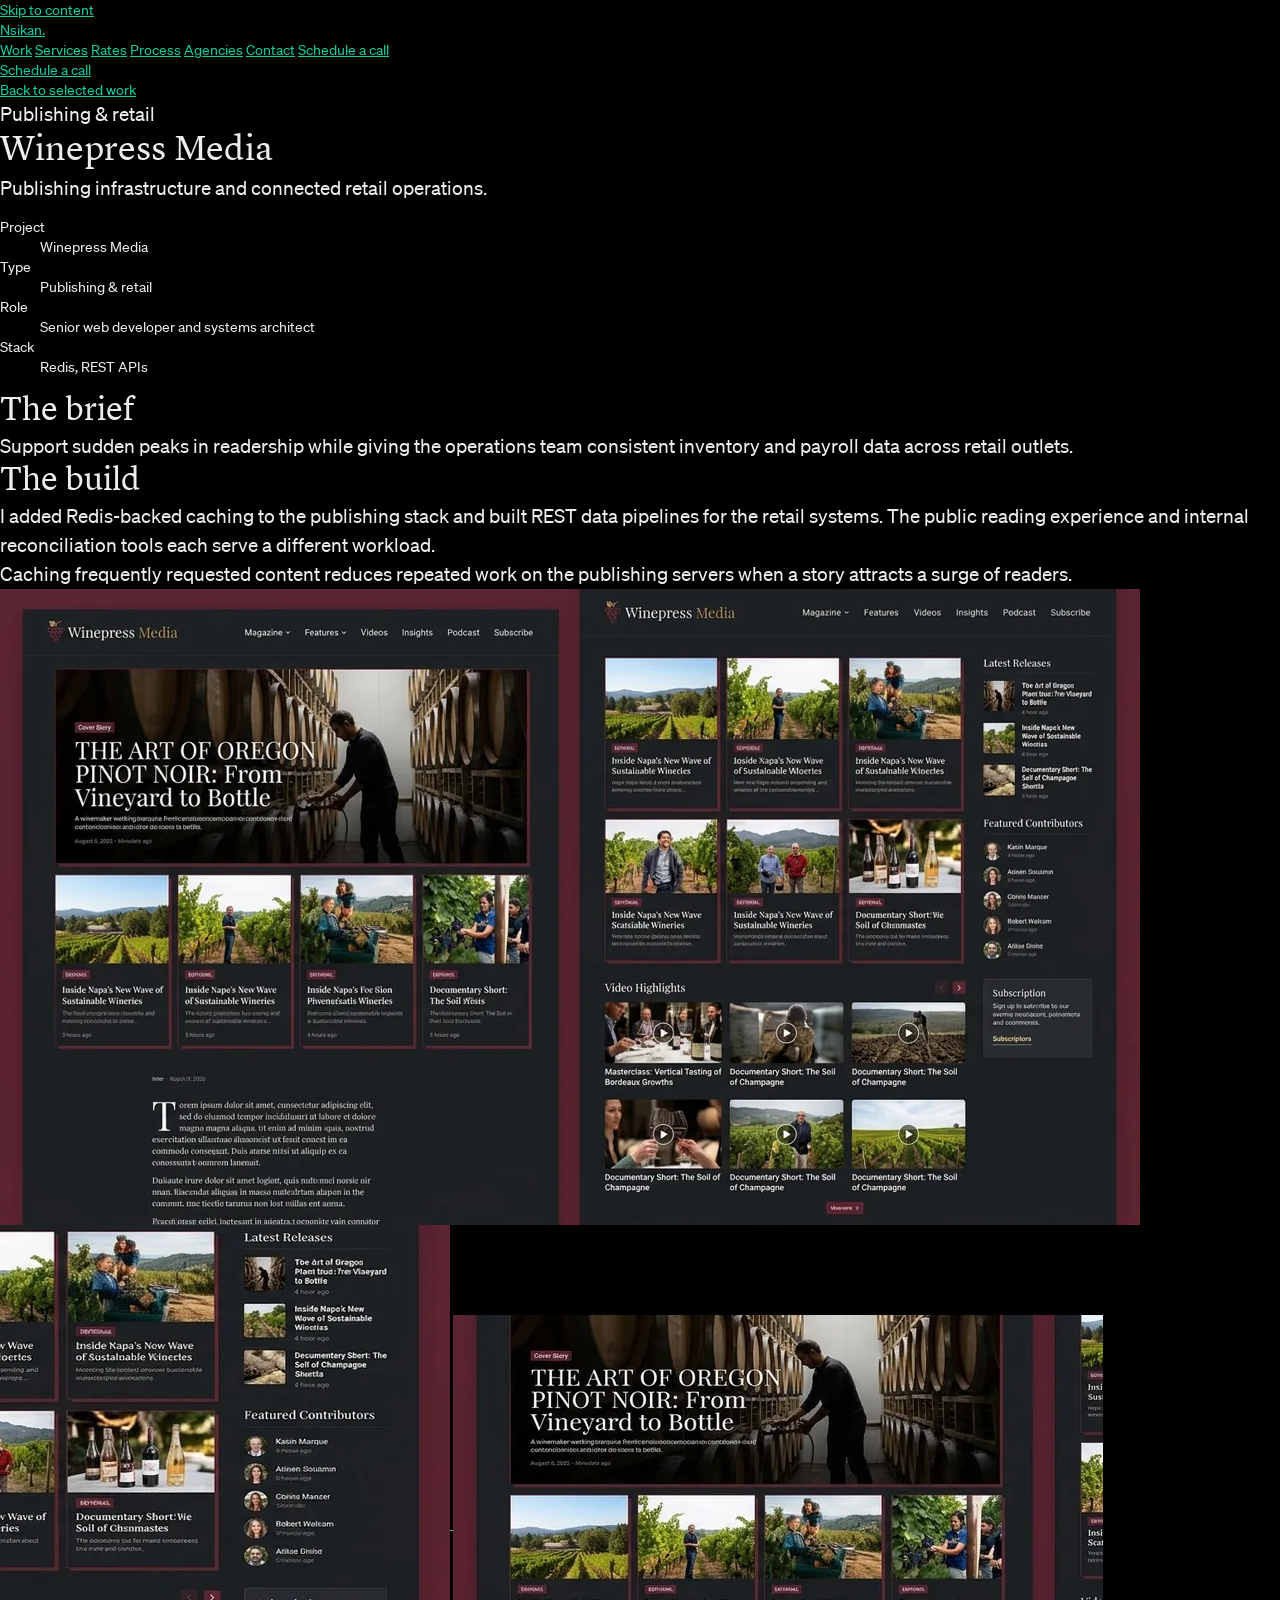
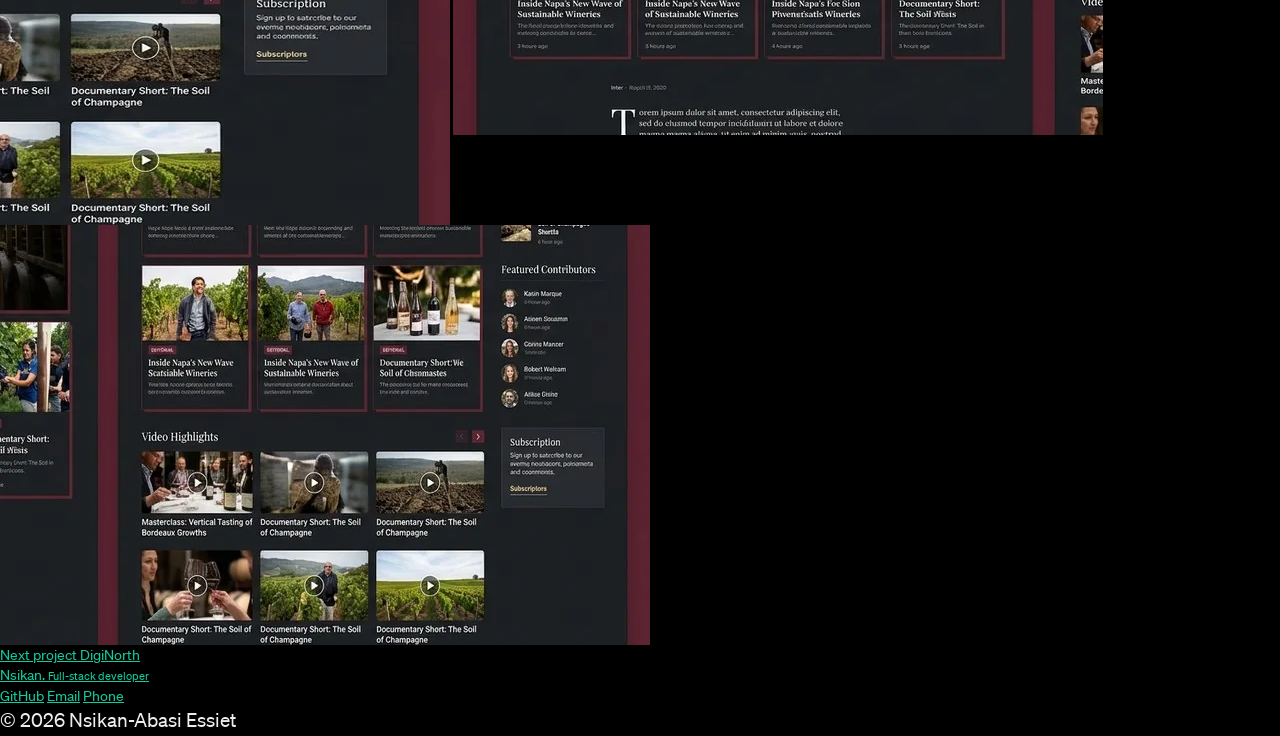
<file: work/winepress/index.html>
<!doctype html>
<html lang="en">
<head>
  <meta charset="utf-8">
  <meta name="viewport" content="width=device-width,initial-scale=1">
  <title>Winepress Media | Nsikan-Abasi Essiet</title>
  <meta name="description" content="Publishing infrastructure and connected retail operations. A case study by Nsikan-Abasi Essiet.">
  <meta name="theme-color" content="#11100f">
  <meta property="og:type" content="website">
  <meta property="og:title" content="Winepress Media | Nsikan-Abasi Essiet">
  <meta property="og:description" content="Publishing infrastructure and connected retail operations. A case study by Nsikan-Abasi Essiet.">
  <meta property="og:site_name" content="Nsikan Essiet">
  <meta name="twitter:card" content="summary_large_image">
  <!-- deployment-meta -->
  <link rel="icon" href="../../assets/portfolio/mark.svg" type="image/svg+xml">
  <link rel="stylesheet" href="../../styles.css">
  <script type="application/ld+json">{"@context": "https://schema.org", "@type": "CreativeWork", "name": "Winepress Media", "description": "Publishing infrastructure and connected retail operations.", "author": {"@type": "Person", "name": "Nsikan-Abasi Essiet", "alternateName": "Nsikan Essiet", "jobTitle": "Senior Full-Stack Developer", "sameAs": ["https://github.com/iNfix-2"], "homeLocation": {"@type": "Place", "name": "Kaduna, Nigeria"}}}</script>
</head>
<body>
  <a class="skip" href="#main">Skip to content</a>
  <header class="site-head wrap">
    <a class="brand" href="../../" aria-label="Nsikan Essiet, home">Nsikan<span>.</span></a>
    <button class="nav-toggle" type="button" aria-expanded="false" aria-controls="main-nav" hidden>Menu</button>
    <nav id="main-nav" aria-label="Main">
      <a href="../../#portfolio">Work</a>
      <a href="../../services/">Services</a>
      <a href="../../rates/">Rates</a>
      <a href="../../process/">Process</a>
      <a href="../../agencies/">Agencies</a>
      <a href="../../contact/">Contact</a>
      <a class="mobile-call" href="../../call/">Schedule a call</a>
    </nav>
    <a class="head-call underlined" href="../../call/">Schedule a call</a>
  </header>
<main id="main" class="wrap case">
      <a class="underlined back-link" href="../../#winepress">Back to selected work</a>
      <article>
        <header class="case-heading">
          <p class="eyebrow">Publishing &amp; retail</p>
          <h1>Winepress Media</h1>
          <p class="lead">Publishing infrastructure and connected retail operations.</p>
        </header>
        <div class="case-grid">
          <div>
            <dl class="facts">          <div><dt>Project</dt><dd>Winepress Media</dd></div>
          <div><dt>Type</dt><dd>Publishing &amp; retail</dd></div>
          <div><dt>Role</dt><dd>Senior web developer and systems architect</dd></div>
          <div><dt>Stack</dt><dd>Redis, REST APIs</dd></div></dl>
            <h2>The brief</h2>
            <p>Support sudden peaks in readership while giving the operations team consistent inventory and payroll data across retail outlets.</p>
            <h2>The build</h2>
            <p>I added Redis-backed caching to the publishing stack and built REST data pipelines for the retail systems. The public reading experience and internal reconciliation tools each serve a different workload.</p>
            <p>Caching frequently requested content reduces repeated work on the publishing servers when a story attracts a surge of readers.</p>
            <div class="text-links"></div>
          </div>
          <div class="gallery" role="group" aria-label="Winepress Media gallery">
    <a class="gallery-image gallery-home" href="../../assets/portfolio/winepress-home.webp" data-gallery>
      <img src="../../assets/portfolio/winepress-home.webp" alt="Winepress editorial homepage and article layouts" fetchpriority="high" decoding="async">
    </a>
    <a class="gallery-image gallery-mobile" href="../../assets/portfolio/winepress-mobile.webp" data-gallery>
      <img src="../../assets/portfolio/winepress-mobile.webp" alt="Winepress Media mobile interface" loading="lazy" decoding="async">
    </a>
    <a class="gallery-image gallery-detail1" href="../../assets/portfolio/winepress-detail1.webp" data-gallery>
      <img src="../../assets/portfolio/winepress-detail1.webp" alt="Winepress Media interface detail" loading="lazy" decoding="async">
    </a>
    <a class="gallery-image gallery-detail2" href="../../assets/portfolio/winepress-detail2.webp" data-gallery>
      <img src="../../assets/portfolio/winepress-detail2.webp" alt="Winepress Media secondary interface view" loading="lazy" decoding="async">
    </a>
  </div>
        </div>
      </article>
      <a class="next-case" href="../diginorth/">
        <span class="eyebrow">Next project</span>
        <span>DigiNorth</span>
      </a>
    </main>
    <dialog class="image-dialog" aria-labelledby="image-caption">
      <div class="image-dialog-bar">
        <p id="image-caption"></p>
        <form method="dialog"><button class="underlined" autofocus>Close</button></form>
      </div>
      <img alt="">
    </dialog>
  <footer class="wrap footer">
    <a class="brand" href="../../">Nsikan<span>.</span> <small>Full-stack developer</small></a>
    <div class="footer-links">
      <a href="https://github.com/iNfix-2">GitHub</a>
      <a href="mailto:mfonessiet0@gmail.com">Email</a>
      <a href="tel:+2348082697842">Phone</a>
    </div>
    <p>© 2026 Nsikan-Abasi Essiet</p>
  </footer>
  <script defer src="../../main.js"></script>
</body>
</html>
</file>
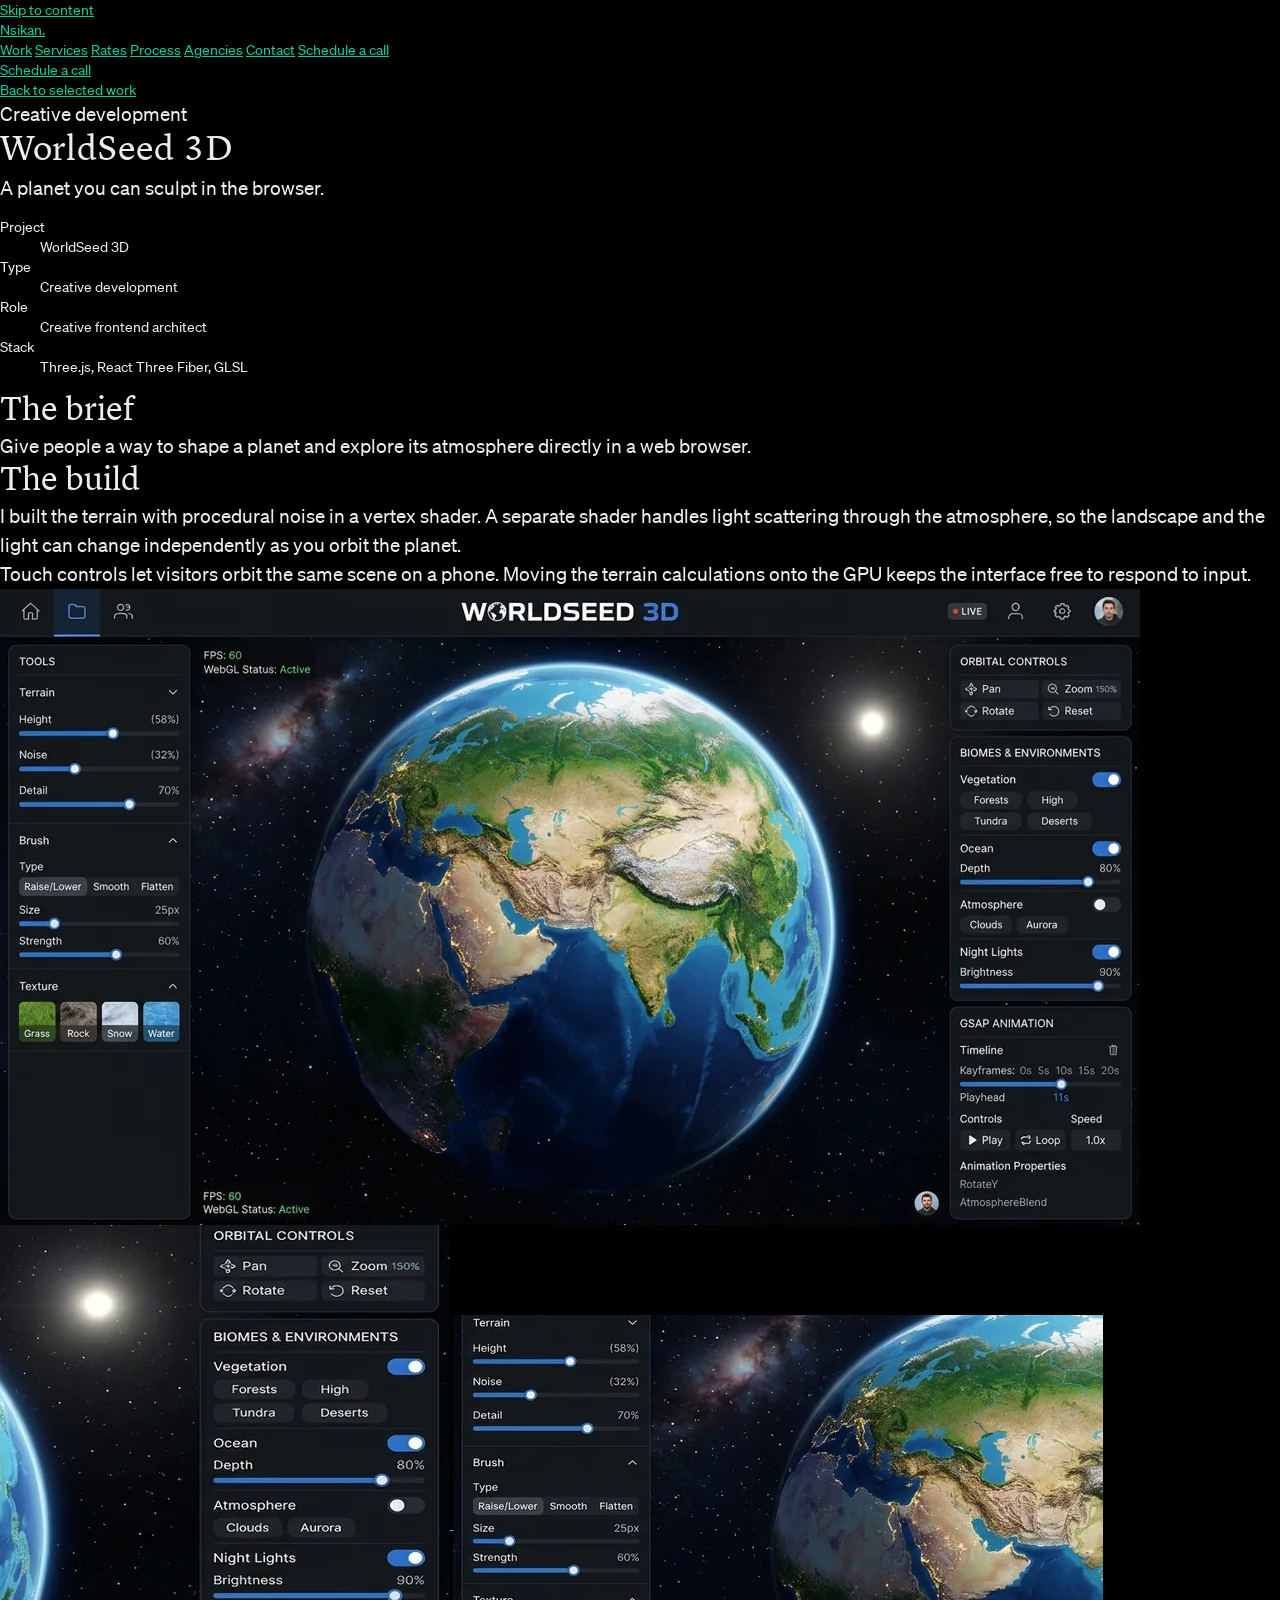
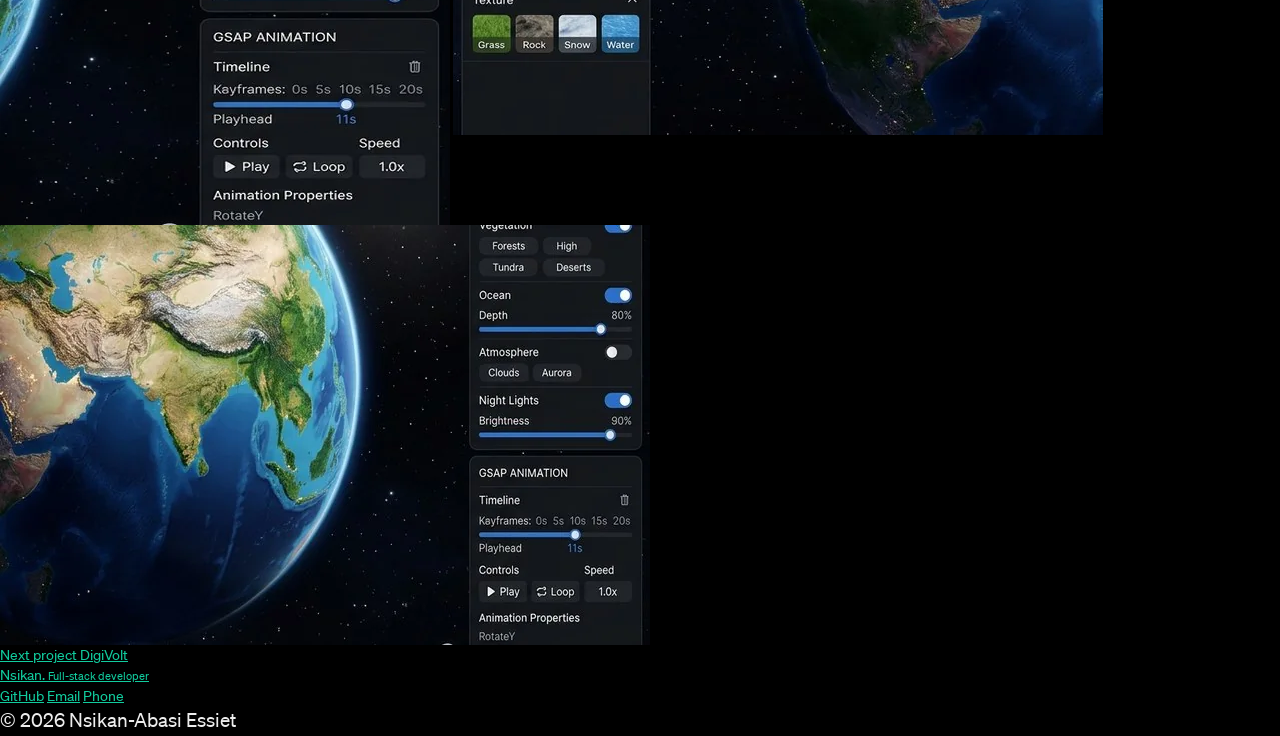
<file: work/worldseed/index.html>
<!doctype html>
<html lang="en">
<head>
  <meta charset="utf-8">
  <meta name="viewport" content="width=device-width,initial-scale=1">
  <title>WorldSeed 3D | Nsikan-Abasi Essiet</title>
  <meta name="description" content="A planet you can sculpt in the browser. A case study by Nsikan-Abasi Essiet.">
  <meta name="theme-color" content="#11100f">
  <meta property="og:type" content="website">
  <meta property="og:title" content="WorldSeed 3D | Nsikan-Abasi Essiet">
  <meta property="og:description" content="A planet you can sculpt in the browser. A case study by Nsikan-Abasi Essiet.">
  <meta property="og:site_name" content="Nsikan Essiet">
  <meta name="twitter:card" content="summary_large_image">
  <!-- deployment-meta -->
  <link rel="icon" href="../../assets/portfolio/mark.svg" type="image/svg+xml">
  <link rel="stylesheet" href="../../styles.css">
  <script type="application/ld+json">{"@context": "https://schema.org", "@type": "CreativeWork", "name": "WorldSeed 3D", "description": "A planet you can sculpt in the browser.", "author": {"@type": "Person", "name": "Nsikan-Abasi Essiet", "alternateName": "Nsikan Essiet", "jobTitle": "Senior Full-Stack Developer", "sameAs": ["https://github.com/iNfix-2"], "homeLocation": {"@type": "Place", "name": "Kaduna, Nigeria"}}}</script>
</head>
<body>
  <a class="skip" href="#main">Skip to content</a>
  <header class="site-head wrap">
    <a class="brand" href="../../" aria-label="Nsikan Essiet, home">Nsikan<span>.</span></a>
    <button class="nav-toggle" type="button" aria-expanded="false" aria-controls="main-nav" hidden>Menu</button>
    <nav id="main-nav" aria-label="Main">
      <a href="../../#portfolio">Work</a>
      <a href="../../services/">Services</a>
      <a href="../../rates/">Rates</a>
      <a href="../../process/">Process</a>
      <a href="../../agencies/">Agencies</a>
      <a href="../../contact/">Contact</a>
      <a class="mobile-call" href="../../call/">Schedule a call</a>
    </nav>
    <a class="head-call underlined" href="../../call/">Schedule a call</a>
  </header>
<main id="main" class="wrap case">
      <a class="underlined back-link" href="../../#worldseed">Back to selected work</a>
      <article>
        <header class="case-heading">
          <p class="eyebrow">Creative development</p>
          <h1>WorldSeed 3D</h1>
          <p class="lead">A planet you can sculpt in the browser.</p>
        </header>
        <div class="case-grid">
          <div>
            <dl class="facts">          <div><dt>Project</dt><dd>WorldSeed 3D</dd></div>
          <div><dt>Type</dt><dd>Creative development</dd></div>
          <div><dt>Role</dt><dd>Creative frontend architect</dd></div>
          <div><dt>Stack</dt><dd>Three.js, React Three Fiber, GLSL</dd></div></dl>
            <h2>The brief</h2>
            <p>Give people a way to shape a planet and explore its atmosphere directly in a web browser.</p>
            <h2>The build</h2>
            <p>I built the terrain with procedural noise in a vertex shader. A separate shader handles light scattering through the atmosphere, so the landscape and the light can change independently as you orbit the planet.</p>
            <p>Touch controls let visitors orbit the same scene on a phone. Moving the terrain calculations onto the GPU keeps the interface free to respond to input.</p>
            <div class="text-links"></div>
          </div>
          <div class="gallery" role="group" aria-label="WorldSeed 3D gallery">
    <a class="gallery-image gallery-home" href="../../assets/portfolio/worldseed-home.webp" data-gallery>
      <img src="../../assets/portfolio/worldseed-home.webp" alt="WorldSeed planet editor with a sunlit globe and terrain controls" fetchpriority="high" decoding="async">
    </a>
    <a class="gallery-image gallery-mobile" href="../../assets/portfolio/worldseed-mobile.webp" data-gallery>
      <img src="../../assets/portfolio/worldseed-mobile.webp" alt="WorldSeed 3D mobile interface" loading="lazy" decoding="async">
    </a>
    <a class="gallery-image gallery-detail1" href="../../assets/portfolio/worldseed-detail1.webp" data-gallery>
      <img src="../../assets/portfolio/worldseed-detail1.webp" alt="WorldSeed 3D interface detail" loading="lazy" decoding="async">
    </a>
    <a class="gallery-image gallery-detail2" href="../../assets/portfolio/worldseed-detail2.webp" data-gallery>
      <img src="../../assets/portfolio/worldseed-detail2.webp" alt="WorldSeed 3D secondary interface view" loading="lazy" decoding="async">
    </a>
  </div>
        </div>
      </article>
      <a class="next-case" href="../digivolt/">
        <span class="eyebrow">Next project</span>
        <span>DigiVolt</span>
      </a>
    </main>
    <dialog class="image-dialog" aria-labelledby="image-caption">
      <div class="image-dialog-bar">
        <p id="image-caption"></p>
        <form method="dialog"><button class="underlined" autofocus>Close</button></form>
      </div>
      <img alt="">
    </dialog>
  <footer class="wrap footer">
    <a class="brand" href="../../">Nsikan<span>.</span> <small>Full-stack developer</small></a>
    <div class="footer-links">
      <a href="https://github.com/iNfix-2">GitHub</a>
      <a href="mailto:mfonessiet0@gmail.com">Email</a>
      <a href="tel:+2348082697842">Phone</a>
    </div>
    <p>© 2026 Nsikan-Abasi Essiet</p>
  </footer>
  <script defer src="../../main.js"></script>
</body>
</html>
</file>
<file: styles.css>
html{-webkit-text-size-adjust:100%;-ms-text-size-adjust:100%;font-family:sans-serif}body{margin:0}article,aside,details,figcaption,figure,footer,header,hgroup,main,menu,nav,section,summary{display:block}audio,canvas,progress,video{vertical-align:baseline;display:inline-block}audio:not([controls]){height:0;display:none}[hidden],template{display:none}a{background-color:#0000}a:active,a:hover{outline:0}abbr[title]{border-bottom:1px dotted}b,strong{font-weight:700}dfn{font-style:italic}h1{margin:.67em 0;font-size:2em}mark{color:#000;background:#ff0}small{font-size:80%}sub,sup{vertical-align:baseline;font-size:75%;line-height:0;position:relative}sup{top:-.5em}sub{bottom:-.25em}img{border:0}svg:not(:root){overflow:hidden}hr{box-sizing:content-box;height:0}pre{overflow:auto}code,kbd,pre,samp{font-family:monospace;font-size:1em}button,input,optgroup,select,textarea{color:inherit;font:inherit;margin:0}button{overflow:visible}button,select{text-transform:none}button,html input[type=button],input[type=reset]{-webkit-appearance:button;cursor:pointer}button[disabled],html input[disabled]{cursor:default}button::-moz-focus-inner,input::-moz-focus-inner{border:0;padding:0}input{line-height:normal}input[type=checkbox],input[type=radio]{box-sizing:border-box;padding:0}input[type=number]::-webkit-inner-spin-button,input[type=number]::-webkit-outer-spin-button{height:auto}input[type=search]{-webkit-appearance:none}input[type=search]::-webkit-search-cancel-button,input[type=search]::-webkit-search-decoration{-webkit-appearance:none}legend{border:0;padding:0}textarea{overflow:auto}optgroup{font-weight:700}table{border-collapse:collapse;border-spacing:0}td,th{padding:0}@font-face{font-family:webflow-icons;src:url([data-uri])format("truetype");font-weight:400;font-style:normal}[class^=w-icon-],[class*=\ w-icon-]{speak:none;font-variant:normal;text-transform:none;-webkit-font-smoothing:antialiased;-moz-osx-font-smoothing:grayscale;font-style:normal;font-weight:400;line-height:1;font-family:webflow-icons!important}.w-icon-slider-right:before{content:""}.w-icon-slider-left:before{content:""}.w-icon-nav-menu:before{content:""}.w-icon-arrow-down:before,.w-icon-dropdown-toggle:before{content:""}.w-icon-file-upload-remove:before{content:""}.w-icon-file-upload-icon:before{content:""}*{box-sizing:border-box}html{height:100%}body{color:#333;background-color:#fff;min-height:100%;margin:0;font-family:Arial,sans-serif;font-size:14px;line-height:20px}img{vertical-align:middle;max-width:100%;display:inline-block}html.w-mod-touch *{background-attachment:scroll!important}.w-block{display:block}.w-inline-block{max-width:100%;display:inline-block}.w-clearfix:before,.w-clearfix:after{content:" ";grid-area:1/1/2/2;display:table}.w-clearfix:after{clear:both}.w-hidden{display:none}.w-button{color:#fff;line-height:inherit;cursor:pointer;background-color:#3898ec;border:0;border-radius:0;padding:9px 15px;text-decoration:none;display:inline-block}input.w-button{-webkit-appearance:button}:where(button.w-popover-trigger),:where(button.w-modal-trigger){color:inherit;cursor:pointer;font:inherit;line-height:inherit;text-align:inherit;-webkit-text-decoration:inherit;text-decoration:inherit;background-color:#0000;border:0;margin:0;padding:0}.w-popover{position-anchor:none}:where(.w-popover[data-w-popover-backdrop-animated])::backdrop{animation:var(--w-backdrop-animation,none)}:where(.w-popover){--w-backdrop-animation:initial}.w-popover-mask{opacity:0!important;clip-path:none!important;pointer-events:auto!important;border:0!important;width:auto!important;max-width:none!important;height:auto!important;max-height:none!important;margin:0!important;padding:0!important;position:fixed!important;inset:0!important;transform:none!important}.w-popover-mask[popover]{translate:none!important;rotate:none!important;scale:none!important}.w-popover-mask::backdrop{display:none!important}.w-popover-mask:not(:popover-open){display:none!important}@supports not selector(:popover-open){.w-popover-mask{display:none!important}}.w-popover[popover]:not(:popover-open){display:none}.w-modal:not([open]):not([popover]){display:none}.w-modal[popover]:not(:popover-open){display:none}html[data-w-dynpage] [data-w-cloak]{color:#0000!important}.w-code-block{margin:unset}pre.w-code-block code{all:inherit}pre.w-code-block code>span{display:block!important}.w-optimization{display:contents}.w-webflow-badge,.w-webflow-badge>img{box-sizing:unset;width:unset;height:unset;max-height:unset;max-width:unset;min-height:unset;min-width:unset;margin:unset;padding:unset;float:unset;clear:unset;border:unset;border-radius:unset;background:unset;background-image:unset;background-position:unset;background-size:unset;background-repeat:unset;background-origin:unset;background-clip:unset;background-attachment:unset;background-color:unset;box-shadow:unset;transform:unset;direction:unset;font-family:unset;font-weight:unset;color:unset;font-size:unset;line-height:unset;font-style:unset;font-variant:unset;text-align:unset;letter-spacing:unset;-webkit-text-decoration:unset;text-decoration:unset;text-indent:unset;text-transform:unset;list-style-type:unset;text-shadow:unset;vertical-align:unset;cursor:unset;white-space:unset;word-break:unset;word-spacing:unset;word-wrap:unset;transition:unset}.w-webflow-badge{white-space:nowrap;cursor:pointer;box-shadow:0 0 0 1px #0000001a,0 1px 3px #0000001a;visibility:visible!important;opacity:1!important;z-index:2147483647!important;color:#aaadb0!important;width:auto!important;height:auto!important;overflow:unset!important;background-color:#fff!important;border-radius:3px!important;margin:0!important;padding:6px!important;font-size:12px!important;line-height:14px!important;text-decoration:none!important;display:inline-block!important;position:fixed!important;inset:auto 12px 12px auto!important;transform:none!important}.w-webflow-badge>img{position:unset;visibility:unset!important;opacity:1!important;vertical-align:middle!important;display:inline-block!important}h1,h2,h3,h4,h5,h6{margin-bottom:10px;font-weight:700}h1{margin-top:20px;font-size:38px;line-height:44px}h2{margin-top:20px;font-size:32px;line-height:36px}h3{margin-top:20px;font-size:24px;line-height:30px}h4{margin-top:10px;font-size:18px;line-height:24px}h5{margin-top:10px;font-size:14px;line-height:20px}h6{margin-top:10px;font-size:12px;line-height:18px}p{margin-top:0;margin-bottom:10px}blockquote{border-left:5px solid #e2e2e2;margin:0 0 10px;padding:10px 20px;font-size:18px;line-height:22px}figure{margin:0 0 10px}figcaption{text-align:center;margin-top:5px}ul,ol{margin-top:0;margin-bottom:10px;padding-left:40px}.w-list-unstyled{padding-left:0;list-style:none}.w-embed:before,.w-embed:after{content:" ";grid-area:1/1/2/2;display:table}.w-embed:after{clear:both}.w-video{width:100%;padding:0;position:relative}.w-video iframe,.w-video object,.w-video embed{border:none;width:100%;height:100%;position:absolute;top:0;left:0}fieldset{border:0;margin:0;padding:0}button,[type=button],[type=reset]{cursor:pointer;-webkit-appearance:button;border:0}.w-form{margin:0 0 15px}.w-form-done{text-align:center;background-color:#ddd;padding:20px;display:none}.w-form-fail{background-color:#ffdede;margin-top:10px;padding:10px;display:none}label{margin-bottom:5px;font-weight:700;display:block}.w-input,.w-select{color:#333;vertical-align:middle;background-color:#fff;border:1px solid #ccc;width:100%;height:38px;margin-bottom:10px;padding:8px 12px;font-size:14px;line-height:1.42857;display:block}.w-input::placeholder,.w-select::placeholder{color:#999}.w-input:focus,.w-select:focus{border-color:#3898ec;outline:0}.w-input[disabled],.w-select[disabled],.w-input[readonly],.w-select[readonly],fieldset[disabled] .w-input,fieldset[disabled] .w-select{cursor:not-allowed}.w-input[disabled]:not(.w-input-disabled),.w-select[disabled]:not(.w-input-disabled),.w-input[readonly],.w-select[readonly],fieldset[disabled]:not(.w-input-disabled) .w-input,fieldset[disabled]:not(.w-input-disabled) .w-select{background-color:#eee}textarea.w-input,textarea.w-select{height:auto}.w-select{background-color:#f3f3f3}.w-select[multiple]{height:auto}.w-form-label{cursor:pointer;margin-bottom:0;font-weight:400;display:inline-block}.w-radio{margin-bottom:5px;padding-left:20px;display:block}.w-radio:before,.w-radio:after{content:" ";grid-area:1/1/2/2;display:table}.w-radio:after{clear:both}.w-radio-input{float:left;margin:3px 0 0 -20px;line-height:normal}.w-file-upload{margin-bottom:10px;display:block}.w-file-upload-input{opacity:0;z-index:-100;width:.1px;height:.1px;position:absolute;overflow:hidden}.w-file-upload-default,.w-file-upload-uploading,.w-file-upload-success{color:#333;display:inline-block}.w-file-upload-error{margin-top:10px;display:block}.w-file-upload-default.w-hidden,.w-file-upload-uploading.w-hidden,.w-file-upload-error.w-hidden,.w-file-upload-success.w-hidden{display:none}.w-file-upload-uploading-btn{cursor:pointer;background-color:#fafafa;border:1px solid #ccc;margin:0;padding:8px 12px;font-size:14px;font-weight:400;display:flex}.w-file-upload-file{background-color:#fafafa;border:1px solid #ccc;flex-grow:1;justify-content:space-between;margin:0;padding:8px 9px 8px 11px;display:flex}.w-file-upload-file-name{font-size:14px;font-weight:400;display:block}.w-file-remove-link{cursor:pointer;width:auto;height:auto;margin-top:3px;margin-left:10px;padding:3px;display:block}.w-icon-file-upload-remove{margin:auto;font-size:10px}.w-file-upload-error-msg{color:#ea384c;padding:2px 0;display:inline-block}.w-file-upload-info{padding:0 12px;line-height:38px;display:inline-block}.w-file-upload-label{cursor:pointer;background-color:#fafafa;border:1px solid #ccc;margin:0;padding:8px 12px;font-size:14px;font-weight:400;display:inline-block}.w-icon-file-upload-icon,.w-icon-file-upload-uploading{width:20px;margin-right:8px;display:inline-block}.w-icon-file-upload-uploading{height:20px}.w-container{max-width:940px;margin-left:auto;margin-right:auto}.w-container:before,.w-container:after{content:" ";grid-area:1/1/2/2;display:table}.w-container:after{clear:both}.w-container .w-row{margin-left:-10px;margin-right:-10px}.w-row:before,.w-row:after{content:" ";grid-area:1/1/2/2;display:table}.w-row:after{clear:both}.w-row .w-row{margin-left:0;margin-right:0}.w-col{float:left;width:100%;min-height:1px;padding-left:10px;padding-right:10px;position:relative}.w-col .w-col{padding-left:0;padding-right:0}.w-col-1{width:8.33333%}.w-col-2{width:16.6667%}.w-col-3{width:25%}.w-col-4{width:33.3333%}.w-col-5{width:41.6667%}.w-col-6{width:50%}.w-col-7{width:58.3333%}.w-col-8{width:66.6667%}.w-col-9{width:75%}.w-col-10{width:83.3333%}.w-col-11{width:91.6667%}.w-col-12{width:100%}.w-hidden-main{display:none!important}@media screen and (max-width:991px){.w-container{max-width:728px}.w-hidden-main{display:inherit!important}.w-hidden-medium{display:none!important}.w-col-medium-1{width:8.33333%}.w-col-medium-2{width:16.6667%}.w-col-medium-3{width:25%}.w-col-medium-4{width:33.3333%}.w-col-medium-5{width:41.6667%}.w-col-medium-6{width:50%}.w-col-medium-7{width:58.3333%}.w-col-medium-8{width:66.6667%}.w-col-medium-9{width:75%}.w-col-medium-10{width:83.3333%}.w-col-medium-11{width:91.6667%}.w-col-medium-12{width:100%}.w-col-stack{width:100%;left:auto;right:auto}}@media screen and (max-width:767px){.w-hidden-main,.w-hidden-medium{display:inherit!important}.w-hidden-small{display:none!important}.w-row,.w-container .w-row{margin-left:0;margin-right:0}.w-col{width:100%;left:auto;right:auto}.w-col-small-1{width:8.33333%}.w-col-small-2{width:16.6667%}.w-col-small-3{width:25%}.w-col-small-4{width:33.3333%}.w-col-small-5{width:41.6667%}.w-col-small-6{width:50%}.w-col-small-7{width:58.3333%}.w-col-small-8{width:66.6667%}.w-col-small-9{width:75%}.w-col-small-10{width:83.3333%}.w-col-small-11{width:91.6667%}.w-col-small-12{width:100%}}@media screen and (max-width:479px){.w-container{max-width:none}.w-hidden-main,.w-hidden-medium,.w-hidden-small{display:inherit!important}.w-hidden-tiny{display:none!important}.w-col{width:100%}.w-col-tiny-1{width:8.33333%}.w-col-tiny-2{width:16.6667%}.w-col-tiny-3{width:25%}.w-col-tiny-4{width:33.3333%}.w-col-tiny-5{width:41.6667%}.w-col-tiny-6{width:50%}.w-col-tiny-7{width:58.3333%}.w-col-tiny-8{width:66.6667%}.w-col-tiny-9{width:75%}.w-col-tiny-10{width:83.3333%}.w-col-tiny-11{width:91.6667%}.w-col-tiny-12{width:100%}}.w-widget{position:relative}.w-widget-map{width:100%;height:400px}.w-widget-map label{width:auto;display:inline}.w-widget-map img{max-width:inherit}.w-widget-map .gm-style-iw{text-align:center}.w-widget-map .gm-style-iw>button{display:none!important}.w-widget-twitter{overflow:hidden}.w-widget-twitter-count-shim{vertical-align:top;text-align:center;background:#fff;border:1px solid #758696;border-radius:3px;width:28px;height:20px;display:inline-block;position:relative}.w-widget-twitter-count-shim *{pointer-events:none;-webkit-user-select:none;user-select:none}.w-widget-twitter-count-shim .w-widget-twitter-count-inner{text-align:center;color:#999;font-family:serif;font-size:15px;line-height:12px;position:relative}.w-widget-twitter-count-shim .w-widget-twitter-count-clear{display:block;position:relative}.w-widget-twitter-count-shim.w--large{width:36px;height:28px}.w-widget-twitter-count-shim.w--large .w-widget-twitter-count-inner{font-size:18px;line-height:18px}.w-widget-twitter-count-shim:not(.w--vertical){margin-left:5px;margin-right:8px}.w-widget-twitter-count-shim:not(.w--vertical).w--large{margin-left:6px}.w-widget-twitter-count-shim:not(.w--vertical):before,.w-widget-twitter-count-shim:not(.w--vertical):after{content:" ";pointer-events:none;border:solid #0000;width:0;height:0;position:absolute;top:50%;left:0}.w-widget-twitter-count-shim:not(.w--vertical):before{border-width:4px;border-color:#75869600 #5d6c7b #75869600 #75869600;margin-top:-4px;margin-left:-9px}.w-widget-twitter-count-shim:not(.w--vertical).w--large:before{border-width:5px;margin-top:-5px;margin-left:-10px}.w-widget-twitter-count-shim:not(.w--vertical):after{border-width:4px;border-color:#fff0 #fff #fff0 #fff0;margin-top:-4px;margin-left:-8px}.w-widget-twitter-count-shim:not(.w--vertical).w--large:after{border-width:5px;margin-top:-5px;margin-left:-9px}.w-widget-twitter-count-shim.w--vertical{width:61px;height:33px;margin-bottom:8px}.w-widget-twitter-count-shim.w--vertical:before,.w-widget-twitter-count-shim.w--vertical:after{content:" ";pointer-events:none;border:solid #0000;width:0;height:0;position:absolute;top:100%;left:50%}.w-widget-twitter-count-shim.w--vertical:before{border-width:5px;border-color:#5d6c7b #75869600 #75869600;margin-left:-5px}.w-widget-twitter-count-shim.w--vertical:after{border-width:4px;border-color:#fff #fff0 #fff0;margin-left:-4px}.w-widget-twitter-count-shim.w--vertical .w-widget-twitter-count-inner{font-size:18px;line-height:22px}.w-widget-twitter-count-shim.w--vertical.w--large{width:76px}.w-background-video{color:#fff;height:500px;position:relative;overflow:hidden}.w-background-video>video{object-fit:cover;z-index:-100;background-position:50%;background-size:cover;width:100%;height:100%;margin:auto;position:absolute;inset:-100%}.w-background-video>video::-webkit-media-controls-start-playback-button{-webkit-appearance:none;display:none!important}.w-background-video--control{background-color:#0000;padding:0;position:absolute;bottom:1em;right:1em}.w-background-video--control>[hidden]{display:none!important}.w-slider{text-align:center;clear:both;-webkit-tap-highlight-color:#0000;tap-highlight-color:#0000;background:#ddd;height:300px;position:relative}.w-slider-mask{z-index:1;white-space:nowrap;height:100%;display:block;position:relative;left:0;right:0;overflow:hidden}.w-slide{vertical-align:top;white-space:normal;text-align:left;width:100%;height:100%;display:inline-block;position:relative}.w-slider-nav{z-index:2;text-align:center;-webkit-tap-highlight-color:#0000;tap-highlight-color:#0000;height:40px;margin:auto;padding-top:10px;position:absolute;inset:auto 0 0}.w-slider-nav.w-round>div{border-radius:100%}.w-slider-nav.w-num>div{width:auto;height:auto;font-size:inherit;line-height:inherit;padding:.2em .5em}.w-slider-nav.w-shadow>div{box-shadow:0 0 3px #3336}.w-slider-nav-invert{color:#fff}.w-slider-nav-invert>div{background-color:#2226}.w-slider-nav-invert>div.w-active{background-color:#222}.w-slider-dot{cursor:pointer;background-color:#fff6;width:1em;height:1em;margin:0 3px .5em;transition:background-color .1s,color .1s;display:inline-block;position:relative}.w-slider-dot.w-active{background-color:#fff}.w-slider-dot:focus{outline:none;box-shadow:0 0 0 2px #fff}.w-slider-dot:focus.w-active{box-shadow:none}.w-slider-arrow-left,.w-slider-arrow-right{cursor:pointer;color:#fff;-webkit-tap-highlight-color:#0000;tap-highlight-color:#0000;-webkit-user-select:none;user-select:none;width:80px;margin:auto;font-size:40px;position:absolute;inset:0;overflow:hidden}.w-slider-arrow-left [class^=w-icon-],.w-slider-arrow-right [class^=w-icon-],.w-slider-arrow-left [class*=\ w-icon-],.w-slider-arrow-right [class*=\ w-icon-]{position:absolute}.w-slider-arrow-left:focus,.w-slider-arrow-right:focus{outline:0}.w-slider-arrow-left{z-index:3;right:auto}.w-slider-arrow-right{z-index:4;left:auto}.w-icon-slider-left,.w-icon-slider-right{width:1em;height:1em;margin:auto;inset:0}.w-slider-aria-label{clip:rect(0 0 0 0);border:0;width:1px;height:1px;margin:-1px;padding:0;position:absolute;overflow:hidden}.w-slider-force-show{display:block!important}.w-dropdown{text-align:left;z-index:900;margin-left:auto;margin-right:auto;display:inline-block;position:relative}.w-dropdown-btn,.w-dropdown-toggle,.w-dropdown-link{vertical-align:top;color:#222;text-align:left;white-space:nowrap;margin-left:auto;margin-right:auto;padding:20px;text-decoration:none;position:relative}.w-dropdown-toggle{-webkit-user-select:none;user-select:none;cursor:pointer;padding-right:40px;display:inline-block}.w-dropdown-toggle:focus{outline:0}.w-icon-dropdown-toggle{width:1em;height:1em;margin:auto 20px auto auto;position:absolute;top:0;bottom:0;right:0}.w-dropdown-list{background:#ddd;min-width:100%;display:none;position:absolute}.w-dropdown-list.w--open{display:block}.w-dropdown-link{color:#222;padding:10px 20px;display:block}.w-dropdown-link.w--current{color:#0082f3}.w-dropdown-link:focus{outline:0}.w-lightbox-backdrop{cursor:auto;letter-spacing:normal;text-indent:0;text-shadow:none;text-transform:none;visibility:visible;white-space:normal;word-break:normal;word-spacing:normal;word-wrap:normal;color:#fff;text-align:center;z-index:2000;opacity:0;-webkit-user-select:none;-moz-user-select:none;-webkit-tap-highlight-color:transparent;background:#000000e6;outline:0;font-family:Helvetica Neue,Helvetica,Ubuntu,Segoe UI,Verdana,sans-serif;font-size:17px;font-style:normal;font-weight:300;line-height:1.2;list-style:disc;position:fixed;inset:0;-webkit-transform:translate(0)}.w-lightbox-backdrop,.w-lightbox-container{-webkit-overflow-scrolling:touch;height:100%;overflow:auto}.w-lightbox-content{height:100vh;position:relative;overflow:hidden}.w-lightbox-view{opacity:0;width:100vw;height:100vh;position:absolute}.w-lightbox-view:before{content:"";height:100vh}.w-lightbox-group,.w-lightbox-group .w-lightbox-view,.w-lightbox-group .w-lightbox-view:before{height:86vh}.w-lightbox-frame,.w-lightbox-view:before{vertical-align:middle;display:inline-block}.w-lightbox-figure{margin:0;position:relative}.w-lightbox-group .w-lightbox-figure{cursor:pointer}.w-lightbox-img{width:auto;max-width:none;height:auto}.w-lightbox-image{float:none;max-width:100vw;max-height:100vh;display:block}.w-lightbox-group .w-lightbox-image{max-height:86vh}.w-lightbox-caption{text-align:left;text-overflow:ellipsis;white-space:nowrap;background:#0006;padding:.5em 1em;position:absolute;bottom:0;left:0;right:0;overflow:hidden}.w-lightbox-embed{width:100%;height:100%;position:absolute;inset:0}.w-lightbox-control{cursor:pointer;background-position:50%;background-repeat:no-repeat;background-size:24px;width:4em;transition:all .3s;position:absolute;top:0}.w-lightbox-left{background-image:url([data-uri]);display:none;bottom:0;left:0}.w-lightbox-right{background-image:url([data-uri]);display:none;bottom:0;right:0}.w-lightbox-close{background-image:url([data-uri]);background-size:18px;height:2.6em;right:0}.w-lightbox-strip{white-space:nowrap;padding:0 1vh;line-height:0;position:absolute;bottom:0;left:0;right:0;overflow:auto hidden}.w-lightbox-item{box-sizing:content-box;cursor:pointer;width:10vh;padding:2vh 1vh;display:inline-block;-webkit-transform:translate(0,0)}.w-lightbox-active{opacity:.3}.w-lightbox-thumbnail{background:#222;height:10vh;position:relative;overflow:hidden}.w-lightbox-thumbnail-image{position:absolute;top:0;left:0}.w-lightbox-thumbnail .w-lightbox-tall{width:100%;top:50%;transform:translateY(-50%)}.w-lightbox-thumbnail .w-lightbox-wide{height:100%;left:50%;transform:translate(-50%)}.w-lightbox-spinner{box-sizing:border-box;border:5px solid #0006;border-radius:50%;width:40px;height:40px;margin-top:-20px;margin-left:-20px;animation:.8s linear infinite spin;position:absolute;top:50%;left:50%}.w-lightbox-spinner:after{content:"";border:3px solid #0000;border-bottom-color:#fff;border-radius:50%;position:absolute;inset:-4px}.w-lightbox-hide{display:none}.w-lightbox-noscroll{overflow:hidden}@media (min-width:768px){.w-lightbox-content{height:96vh;margin-top:2vh}.w-lightbox-view,.w-lightbox-view:before{height:96vh}.w-lightbox-group,.w-lightbox-group .w-lightbox-view,.w-lightbox-group .w-lightbox-view:before{height:84vh}.w-lightbox-image{max-width:96vw;max-height:96vh}.w-lightbox-group .w-lightbox-image{max-width:82.3vw;max-height:84vh}.w-lightbox-left,.w-lightbox-right{opacity:.5;display:block}.w-lightbox-close{opacity:.8}.w-lightbox-control:hover{opacity:1}}.w-lightbox-inactive,.w-lightbox-inactive:hover{opacity:0}.w-richtext:before,.w-richtext:after{content:" ";grid-area:1/1/2/2;display:table}.w-richtext:after{clear:both}.w-richtext[contenteditable=true]:before,.w-richtext[contenteditable=true]:after{white-space:initial}.w-richtext ol,.w-richtext ul{overflow:hidden}.w-richtext .w-richtext-figure-selected.w-richtext-figure-type-video div:after,.w-richtext .w-richtext-figure-selected[data-rt-type=video] div:after,.w-richtext .w-richtext-figure-selected.w-richtext-figure-type-image div,.w-richtext .w-richtext-figure-selected[data-rt-type=image] div{outline:2px solid #2895f7}.w-richtext figure.w-richtext-figure-type-video>div:after,.w-richtext figure[data-rt-type=video]>div:after{content:"";display:none;position:absolute;inset:0}.w-richtext figure{max-width:60%;position:relative}.w-richtext figure>div:before{cursor:default!important}.w-richtext figure img{width:100%}.w-richtext figure figcaption.w-richtext-figcaption-placeholder{opacity:.6}.w-richtext figure div{color:#0000;font-size:0}.w-richtext figure.w-richtext-figure-type-image,.w-richtext figure[data-rt-type=image]{display:table}.w-richtext figure.w-richtext-figure-type-image>div,.w-richtext figure[data-rt-type=image]>div{display:inline-block}.w-richtext figure.w-richtext-figure-type-image>figcaption,.w-richtext figure[data-rt-type=image]>figcaption{caption-side:bottom;display:table-caption}.w-richtext figure.w-richtext-figure-type-video,.w-richtext figure[data-rt-type=video]{width:60%;height:0}.w-richtext figure.w-richtext-figure-type-video iframe,.w-richtext figure[data-rt-type=video] iframe{width:100%;height:100%;position:absolute;top:0;left:0}.w-richtext figure.w-richtext-figure-type-video>div,.w-richtext figure[data-rt-type=video]>div{width:100%}.w-richtext figure.w-richtext-align-center{clear:both;margin-left:auto;margin-right:auto}.w-richtext figure.w-richtext-align-center.w-richtext-figure-type-image>div,.w-richtext figure.w-richtext-align-center[data-rt-type=image]>div{max-width:100%}.w-richtext figure.w-richtext-align-normal{clear:both}.w-richtext figure.w-richtext-align-fullwidth{text-align:center;clear:both;width:100%;max-width:100%;margin-left:auto;margin-right:auto;display:block}.w-richtext figure.w-richtext-align-fullwidth>div{padding-bottom:inherit;display:inline-block}.w-richtext figure.w-richtext-align-fullwidth>figcaption{display:block}.w-richtext figure.w-richtext-align-floatleft{float:left;clear:none;margin-right:15px}.w-richtext figure.w-richtext-align-floatright{float:right;clear:none;margin-left:15px}.w-nav{z-index:1000;background:#ddd;position:relative}.w-nav:before,.w-nav:after{content:" ";grid-area:1/1/2/2;display:table}.w-nav:after{clear:both}.w-nav-brand{float:left;color:#333;text-decoration:none;position:relative}.w-nav-link{vertical-align:top;color:#222;text-align:left;margin-left:auto;margin-right:auto;padding:20px;text-decoration:none;display:inline-block;position:relative}.w-nav-link.w--current{color:#0082f3}.w-nav-menu{float:right;position:relative}[data-nav-menu-open]{text-align:center;background:#c8c8c8;min-width:200px;position:absolute;top:100%;left:0;right:0;overflow:visible;display:block!important}.w--nav-link-open{display:block;position:relative}.w-nav-overlay{width:100%;display:none;position:absolute;top:100%;left:0;right:0;overflow:hidden}.w-nav-overlay [data-nav-menu-open]{top:0}.w-nav[data-animation=over-left] .w-nav-overlay{width:auto}.w-nav[data-animation=over-left] .w-nav-overlay,.w-nav[data-animation=over-left] [data-nav-menu-open]{z-index:1;top:0;right:auto}.w-nav[data-animation=over-right] .w-nav-overlay{width:auto}.w-nav[data-animation=over-right] .w-nav-overlay,.w-nav[data-animation=over-right] [data-nav-menu-open]{z-index:1;top:0;left:auto}.w-nav-button{float:right;cursor:pointer;-webkit-tap-highlight-color:#0000;tap-highlight-color:#0000;-webkit-user-select:none;user-select:none;padding:18px;font-size:24px;display:none;position:relative}.w-nav-button:focus{outline:0}.w-nav-button.w--open{color:#fff;background-color:#c8c8c8}.w-nav[data-collapse=all] .w-nav-menu{display:none}.w-nav[data-collapse=all] .w-nav-button,.w--nav-dropdown-open,.w--nav-dropdown-toggle-open{display:block}.w--nav-dropdown-list-open{position:static}@media screen and (max-width:991px){.w-nav[data-collapse=medium] .w-nav-menu{display:none}.w-nav[data-collapse=medium] .w-nav-button{display:block}}@media screen and (max-width:767px){.w-nav[data-collapse=small] .w-nav-menu{display:none}.w-nav[data-collapse=small] .w-nav-button{display:block}.w-nav-brand{padding-left:10px}}@media screen and (max-width:479px){.w-nav[data-collapse=tiny] .w-nav-menu{display:none}.w-nav[data-collapse=tiny] .w-nav-button{display:block}}.w-tabs{position:relative}.w-tabs:before,.w-tabs:after{content:" ";grid-area:1/1/2/2;display:table}.w-tabs:after{clear:both}.w-tab-menu{position:relative}.w-tab-link{vertical-align:top;text-align:left;cursor:pointer;color:#222;background-color:#ddd;padding:9px 30px;text-decoration:none;display:inline-block;position:relative}.w-tab-link.w--current{background-color:#c8c8c8}.w-tab-link:focus{outline:0}.w-tab-content{display:block;position:relative;overflow:hidden}.w-tab-pane{display:none;position:relative}.w--tab-active{display:block}@media screen and (max-width:479px){.w-tab-link{display:block}}.w-ix-emptyfix:after{content:""}@keyframes spin{0%{transform:rotate(0)}to{transform:rotate(360deg)}}.w-dyn-empty{background-color:#ddd;padding:10px}.w-dyn-hide,.w-dyn-bind-empty,.w-condition-invisible{display:none!important}.wf-layout-layout{display:grid}.w-layout-grid{grid-row-gap:16px;grid-column-gap:16px;grid-template-rows:auto auto;grid-template-columns:1fr 1fr;grid-auto-columns:1fr;display:grid}@font-face{font-family:Lyon Text;src:url(assets/fonts/69db63dc2e8675a7ac6108f6_LyonText-900-Black-Italic.woff2)format("woff2");font-weight:900;font-style:italic;font-display:swap}@font-face{font-family:Lyon Text;src:url(assets/fonts/69db63dc2e8675a7ac6108f1_LyonText-400-Regular.woff2)format("woff2"),url(assets/fonts/69db63dc2e8675a7ac6108f8_LyonText-450-RegularNo2.woff2)format("woff2");font-weight:400;font-style:normal;font-display:swap}@font-face{font-family:Lyon Text;src:url(assets/fonts/69db63dc2e8675a7ac6108f2_LyonText-600-SemiBold.woff2)format("woff2");font-weight:600;font-style:normal;font-display:swap}@font-face{font-family:Lyon Text;src:url(assets/fonts/69db63dc2e8675a7ac6108f3_LyonText-700-Bold-Italic.woff2)format("woff2");font-weight:700;font-style:italic;font-display:swap}@font-face{font-family:Lyon Text;src:url(assets/fonts/69db63dc2e8675a7ac6108f5_LyonText-600-SemiBold-Italic.ttf.woff2)format("woff2");font-weight:600;font-style:italic;font-display:swap}@font-face{font-family:Lyon Text;src:url(assets/fonts/69db63dc2e8675a7ac6108f7_LyonText-700-Bold.woff2)format("woff2");font-weight:700;font-style:normal;font-display:swap}@font-face{font-family:Lyon Text;src:url(assets/fonts/69db63dc2e8675a7ac6108fa_LyonText-900-Black.woff2)format("woff2");font-weight:900;font-style:normal;font-display:swap}@font-face{font-family:Lyon Text;src:url(assets/fonts/69db63dc2e8675a7ac6108f9_LyonText-400-Regular-Italic.woff2)format("woff2");font-weight:400;font-style:italic;font-display:swap}@font-face{font-family:Söhne;src:url(assets/fonts/69db63dc2e8675a7ac6108fb_Sochne-300-Light-Italic.woff2)format("woff2");font-weight:300;font-style:italic;font-display:swap}@font-face{font-family:Söhne;src:url(assets/fonts/69db63dc2e8675a7ac6108fe_Sochne-400-Regular-Italic.woff2)format("woff2");font-weight:400;font-style:italic;font-display:swap}@font-face{font-family:Söhne;src:url(assets/fonts/69db63dc2e8675a7ac6108fd_Sochne-700-Bold.woff2)format("woff2"),url(assets/fonts/69db63dc2e8675a7ac610904_Sochne-800-ExtraBold.woff2)format("woff2");font-weight:700;font-style:normal;font-display:swap}@font-face{font-family:Söhne;src:url(assets/fonts/69db63dc2e8675a7ac610900_Sochne-200-ExtraLight.woff2)format("woff2");font-weight:200;font-style:normal;font-display:swap}@font-face{font-family:Söhne;src:url(assets/fonts/69db63dc2e8675a7ac6108fc_Sochne-800-ExtraBold-Italic.woff2)format("woff2"),url(assets/fonts/69db63dc2e8675a7ac610906_Sochne-700-Bold-Italic.woff2)format("woff2");font-weight:700;font-style:italic;font-display:swap}@font-face{font-family:Söhne;src:url(assets/fonts/69db63dc2e8675a7ac6108ff_Sochne-300-Light.woff2)format("woff2");font-weight:300;font-style:normal;font-display:swap}@font-face{font-family:Söhne;src:url(assets/fonts/69db63dc2e8675a7ac610901_Sochne-400-Regular.woff2)format("woff2");font-weight:400;font-style:normal;font-display:swap}@font-face{font-family:Söhne;src:url(assets/fonts/69db63dc2e8675a7ac610902_Sochne-600-SemiBold-Italic.woff2)format("woff2");font-weight:600;font-style:italic;font-display:swap}@font-face{font-family:Söhne;src:url(assets/fonts/69db63dc2e8675a7ac610903_Sochne-200-ExtraLight-Italic.woff2)format("woff2");font-weight:200;font-style:italic;font-display:swap}@font-face{font-family:Söhne;src:url(assets/fonts/69db63dc2e8675a7ac610905_Sochne-600-SemiBold.woff2)format("woff2");font-weight:600;font-style:normal;font-display:swap}
:root{--color--base--black:black;--color--base--primary:#ededed;--color--interactive--primary:#126ef5;--color--base--hover:#8f8f8f;--color--base--white:white;--color--base--secondary:#bdbdbd;--color--base--border:#0c0c0c;--color--base--neutral-900:#0e0e0e;--color--base--neutral-950:#080808;--color--base--subtle:#595959;--color--text--link:#11cc9e}body{background-color:var(--color--base--black);color:var(--color--base--primary);font-family:Söhne,Arial,sans-serif}h1{letter-spacing:.01rem;margin-top:0;margin-bottom:0;font-family:Lyon Text,Arial,sans-serif;font-size:2.25rem;font-weight:400;line-height:1.25;display:inline}h2{margin-top:0;margin-bottom:0;font-family:Lyon Text,Arial,sans-serif;font-size:2.15rem;font-weight:400;line-height:1.18}h3{margin-top:0;margin-bottom:0;font-family:Lyon Text,Arial,sans-serif;font-size:1.75rem;font-weight:400;line-height:1.4}h4{margin-top:0;margin-bottom:0;font-family:Lyon Text,Arial,sans-serif;font-size:1.5rem;font-weight:400;line-height:1.4}h5{margin-top:0;margin-bottom:0;font-family:Lyon Text,Arial,sans-serif;font-size:1.375rem;font-weight:400;line-height:1.45}h6{margin-top:0;margin-bottom:0;font-family:Lyon Text,Arial,sans-serif;font-size:1.25rem;font-weight:400;line-height:1.55}p{margin-bottom:0;font-family:Söhne,Arial,sans-serif;font-size:1.2rem;font-weight:400;line-height:1.52}a{border:0 #000;transition:text-decoration-color .3s,opacity .25s,color .25s}ul{margin-top:0;margin-bottom:10px;padding-left:40px}ol{margin-top:0;margin-bottom:10px;padding-left:20px}li{margin-bottom:20px;padding-left:15px}strong{font-weight:700}blockquote{border-left:5px solid #e2e2e2;margin-bottom:10px;padding:10px 20px;font-size:18px;line-height:22px}.w-layout-grid{grid-row-gap:16px;grid-column-gap:16px;grid-template-rows:auto auto;grid-template-columns:1fr 1fr;grid-auto-columns:1fr;display:grid}.flex{flex-wrap:wrap;justify-content:flex-start;width:100%;display:flex}.flex.flex-footer{justify-content:space-between;align-items:center;position:relative}.webflow{color:var(--color--interactive--primary)}.footer_component{padding-bottom:70px;font-size:.9rem;font-weight:400}.section{z-index:1}.work-wrapper{border-radius:10px;width:auto;overflow:hidden}.work-wrapper.work-1{max-width:70%}.work-wrapper.work-2{max-width:30%}.work-wrapper.work-3{width:auto;max-width:50%}.work-wrapper.work-5{max-width:33.3333%}.work-img{border-radius:10px}.footer-center{grid-column-gap:1.5rem;grid-row-gap:1.5rem;text-align:center;justify-content:center;align-items:center;width:100%;max-width:450px;margin-left:auto;margin-right:auto;display:flex;position:absolute;inset:3px 0% auto}.footer-right{text-align:right;justify-content:flex-end;align-items:center;max-width:400px;margin-top:3px;display:block}.empty{display:none}.logo-text{letter-spacing:.5px;text-transform:uppercase;font-weight:600;display:inline-block}.service_wrapper{grid-column-gap:1rem;grid-row-gap:1rem;flex-flow:row;align-items:flex-start;display:flex}.icon_brand{height:32px}.icon_brand.is-webflow{height:24px}.work_item-text{grid-column-gap:3rem;grid-row-gap:3rem;flex-flow:column;justify-content:space-between;align-items:flex-start;width:100%;max-width:530px;height:100%;display:flex}.section_cta{z-index:1;position:relative}.global-styles{display:block;position:fixed;inset:0% auto auto 0%}.padding-global{padding-left:5%;padding-right:5%}.container-large{width:100%;max-width:120rem;margin-left:auto;margin-right:auto}.container-large.is-hero{flex-flow:row;justify-content:center;align-items:center;display:flex;position:relative}.container-large.is-hero.is-home{justify-content:flex-start}.button-group{grid-column-gap:.5rem;grid-row-gap:.5rem;flex-wrap:wrap;align-items:center;display:flex}.button{color:#fff;text-align:center;text-underline-offset:8px;cursor:pointer;background-color:#0000;margin-top:0;padding:0;font-family:Söhne,Arial,sans-serif;font-size:1.1rem;font-weight:400;line-height:1.65;text-decoration:underline;text-decoration-thickness:.5px;transition:color .25s,text-decoration-color .2s}.button:hover{color:var(--color--base--hover);text-decoration-color:#0000}.button.is-secondary{color:#000;background-color:#0000}.button.is-link{color:#000;background-color:#0000;border-style:none;padding:.25rem 0;line-height:1;text-decoration:none}.button.is-link.is-icon{grid-column-gap:.5rem;grid-row-gap:.5rem}.button.is-icon{grid-column-gap:.75rem;grid-row-gap:.75rem;justify-content:center;align-items:center;display:flex}.button.is-form{padding-bottom:8px}.button.is-small{color:var(--color--base--white);text-underline-offset:6px;font-size:.9rem;font-weight:400}.button.is-small:hover{color:var(--color--base--hover)}.button.button_details{display:none}.heading-style-h5{color:var(--color--base--secondary);font-family:Lyon Text,Arial,sans-serif;font-size:1.32rem;font-weight:400;line-height:1.32}.text-size-regular{font-size:1.2rem;font-weight:400;line-height:1.52}.text-size-tiny{margin-top:5px;font-size:.9rem;line-height:1.6;display:inline-block}.text-rich-text h2,.text-rich-text h3{margin-bottom:1.5rem}.text-rich-text.is-alternate{flex-flow:column;padding-right:2rem}.text-rich-text.is-alternate p{width:100%;max-width:20rem;color:var(--color--base--secondary);font-size:1rem}.text-rich-text.is-alternate h4{margin-bottom:1.35rem;font-size:1.375rem;line-height:1.45}.text-rich-text h4{color:var(--color--base--primary);margin-top:2rem;margin-bottom:1.35rem}.text-rich-text p{margin-bottom:1.5rem}.text-rich-text.is-small{color:var(--color--base--secondary);text-align:left}.text-rich-text.is-small p{width:100%;margin-bottom:1.5rem;font-size:1rem}.text-rich-text.is-small h4{letter-spacing:.75px;text-transform:uppercase;margin-bottom:1rem;font-family:Söhne,Arial,sans-serif;font-size:.9rem;font-weight:600}.padding-section-medium{padding-top:5rem;padding-bottom:5rem}.padding-section-large{padding-top:13rem;padding-bottom:13rem}.padding-top,.padding-top.padding-0,.padding-top.padding-tiny,.padding-top.padding-xxsmall,.padding-top.padding-xsmall,.padding-top.padding-small,.padding-top.padding-medium,.padding-top.padding-large,.padding-top.padding-xlarge,.padding-top.padding-xxlarge,.padding-top.padding-huge,.padding-top.padding-xhuge,.padding-top.padding-xxhuge,.padding-top.padding-custom1,.padding-top.padding-custom2,.padding-top.padding-custom3{padding-bottom:0;padding-left:0;padding-right:0}.hide{display:none}.section_hero{object-fit:fill;flex-flow:column;justify-content:center;align-items:stretch;height:100vh;max-height:1440px;padding-top:3.5rem;display:flex;position:relative}.section_hero.is-secondary{height:auto;max-height:none;padding-top:35vh;padding-bottom:25vh}.section_hero.is-secondary.is-contact{padding-bottom:0}.section_hero.is-secondary.is-process{padding-bottom:27vh}.section_hero.is-secondary.is-services{height:100vh;max-height:1440px;padding-top:0;padding-bottom:0}.header_content{grid-column-gap:3rem;grid-row-gap:3rem;grid-template-rows:auto;grid-template-columns:1fr 1fr;grid-auto-columns:1fr;align-items:start;width:auto;display:flex}.header-wrapper{grid-column-gap:1.5rem;grid-row-gap:1.5rem;flex-flow:column;width:100%;max-width:580px;display:flex}.header-wrapper.is-subpage{align-items:flex-start;width:100%;max-width:none}.header-wrapper.is-subpage.is-contact{max-width:520px}.header-wrapper.is-section{max-width:730px;margin-left:auto;margin-right:auto}.navbar_component{background-color:#0000;align-items:center;width:100%;height:auto;min-height:7rem;padding-left:5%;padding-right:5%;font-family:Söhne,Arial,sans-serif;font-size:.9rem;font-weight:400;display:flex;position:fixed}.navbar_container{grid-column-gap:16px;grid-row-gap:16px;grid-template-rows:auto;grid-template-columns:.375fr 1fr;grid-auto-columns:1fr;justify-content:space-between;place-items:center start;width:100%;max-width:120rem;height:100%;margin-left:auto;margin-right:auto;display:grid;position:relative}.navbar_logo-link{width:65px;color:var(--color--base--white);flex-flow:column;align-items:flex-start;padding-left:0}.navbar_logo-link:hover{color:var(--color--base--hover)}.navbar_logo-link.is-footer{width:auto}.navbar_menu{grid-column-gap:1.5rem;grid-row-gap:1.5rem;justify-content:center;align-items:center;display:flex;position:absolute}.navbar_link{color:var(--color--base--primary);letter-spacing:.2px;padding:0 0 0 0;text-decoration:none}.navbar_link:hover,.navbar_link.w--current{color:var(--color--base--hover)}.navbar_button-wrapper{grid-column-gap:1rem;margin-left:1rem;display:flex}.tagline{grid-column-gap:2px;grid-row-gap:2px;color:var(--color--base--subtle);letter-spacing:.5px;text-transform:uppercase;align-items:flex-end;font-family:Söhne,Arial,sans-serif;font-size:.9rem;display:inline}.tagline.is-light.highlight-2,.tagline.is-light.highlight-3{opacity:0;white-space:nowrap;display:block;position:absolute;top:0;left:0}.tagline.is-button{border:1px solid var(--color--base--neutral-900);background-color:var(--color--base--black);color:var(--color--base--secondary);letter-spacing:.75px;border-radius:10px;padding:8px 20px;font-size:.9rem;display:block}.tagline.is-light{text-transform:none;font-weight:300}.tagline.is-light.highlight-1{white-space:nowrap;display:block;position:absolute;top:0;left:0}.tagline.is-light.highlight-2,.tagline.is-light.highlight-3{opacity:0;white-space:nowrap;display:block;position:absolute;top:0;left:0}.work_item{grid-column-gap:3rem;grid-row-gap:3rem;grid-template-rows:auto;grid-template-columns:1fr 1fr;grid-auto-columns:1fr;align-items:start;display:grid}.work_list{grid-column-gap:13rem;grid-row-gap:13rem;flex-flow:column;display:flex}.work_list.is-top{padding-top:10rem}.work_details_item{grid-column-gap:.5rem;grid-row-gap:.5rem;width:100%;color:var(--color--base--secondary);flex-flow:column;align-items:flex-start;display:flex}.work_details_item.is-long{width:80%;max-width:30rem}.work-bottom{grid-column-gap:2rem;grid-row-gap:2rem;flex-flow:column;align-items:stretch;display:flex}.work_main{grid-column-gap:1.5rem;grid-row-gap:1.5rem;flex-flow:column;align-items:flex-start;display:flex}.work_details{grid-column-gap:2rem;grid-row-gap:2rem;grid-template-rows:auto;grid-template-columns:1fr 1fr;grid-auto-columns:1fr;width:100%;display:grid}.work_rich-text h2{margin-bottom:1.5rem;font-size:1.5rem;line-height:1.4}.work_rich-text a{text-underline-offset:7px;text-decoration:underline;-webkit-text-decoration-color:var(--color--base--primary);text-decoration-color:var(--color--base--primary);text-decoration-thickness:.9px;transition-duration:.2s,.25s,.25s}.work_rich-text a:hover{color:var(--color--base--hover);text-decoration-color:#0000}.work_rich-text p{width:80%;max-width:30rem;margin-bottom:1.5rem}.work_item-images{grid-column-gap:0%;grid-row-gap:15px;flex-flow:column;justify-content:flex-start;align-items:stretch;width:100%;display:flex}.work_images-wrapper{grid-column-gap:15px;grid-row-gap:15px;align-items:flex-start;display:flex}.column_content{grid-column-gap:.75rem;grid-row-gap:.75rem;flex-flow:column;align-items:flex-start;display:flex}.max-width-column{width:80%}.section_work{margin-top:-10rem}.max-width-header{width:100%;max-width:530px}.header_component{grid-column-gap:1rem;grid-row-gap:1rem;flex-flow:row;grid-template-rows:auto;grid-template-columns:1fr 3fr;grid-auto-columns:1fr;align-items:flex-start;display:grid}.services_component{grid-column-gap:2rem;grid-row-gap:2rem;grid-template-rows:auto;grid-template-columns:1fr 1fr 1fr 1fr;grid-auto-columns:1fr;justify-content:space-between;align-items:flex-start;display:flex}.cta-wrapper{grid-column-gap:1.5rem;grid-row-gap:1.5rem;text-align:center;flex-flow:column;align-items:center;display:flex}.button_or{color:var(--color--base--secondary);text-align:center;font-family:Söhne,Arial,sans-serif;font-size:1.1rem;font-weight:400;line-height:1.65;text-decoration:none;display:inline-block}.button_or.is-mobile{display:none}.span_logo{font-weight:400}.work_details-wrapper{grid-column-gap:2rem;grid-row-gap:2rem;flex-flow:column;display:flex}.hero_tags{grid-column-gap:.6rem;grid-row-gap:.6rem;width:100%;color:var(--color--base--subtle);justify-content:flex-start;align-items:center;font-size:.9rem;font-weight:300;line-height:1.52;display:flex}.hero_tags.is-process{width:100%}.hero_tag{grid-column-gap:.8rem;grid-row-gap:.8rem;justify-content:flex-start;align-items:center;display:inline-flex}.hero_tag.is-webflow{grid-column-gap:0rem;grid-row-gap:0rem;justify-content:space-between;width:100%;max-width:247px}.hero_tag.is-process,.hero_tag.is-contact{width:100%}.icon_available{background-color:#22c55e;border-radius:100px;width:7px;height:7px;display:block;position:relative}.time_colon{opacity:.8;margin-left:3px;margin-right:3px;font-weight:600}.time_period{opacity:.5;margin-left:1px;font-size:.65rem;font-weight:600}.testimonial_grid{grid-column-gap:3rem;grid-row-gap:3rem;grid-template-rows:auto;grid-template-columns:1fr 1fr;grid-auto-columns:1fr;place-items:start stretch;display:grid}.testimonial_grid.is-subpage{grid-column-gap:7rem;grid-row-gap:7rem;grid-template-columns:.5fr 1fr;width:100%;margin-left:auto;margin-right:auto}.testimonial_text{color:var(--color--base--secondary);border-left:0 #0000;margin-bottom:0;padding:0;font-size:1.2rem;font-weight:400;line-height:1.52}.testimonial_text.is-agency{font-size:1rem}.testimonial_item{grid-column-gap:3rem;grid-row-gap:3rem;justify-content:flex-start;align-items:flex-start;max-width:750px;display:flex}.textimonial_photo{filter:grayscale();border-radius:10px;width:72px;height:72px;margin-top:3rem}.textimonial_photo.is-process{margin-top:0}.textimonial_photo.is-rates{margin-top:0;margin-bottom:1rem}.textimonial_photo.is-agencies{margin-top:0}.textimonial_photo.is-mobile{display:none}.testimonial_component{grid-column-gap:6.5rem;grid-row-gap:6.5rem;flex-flow:column;display:flex}.testimonial_component.is-subpage{max-width:750px}.testimonial_content{grid-column-gap:3rem;grid-row-gap:3rem;flex-flow:column;align-items:flex-start;display:flex}.testimonial_name{grid-column-gap:.5rem;grid-row-gap:.5rem;text-transform:uppercase;flex-flow:column;width:60%;display:flex}.testimonial_wrapper{grid-column-gap:1.5rem;grid-row-gap:1.5rem;border:1px solid var(--color--base--neutral-900);background-color:var(--color--base--neutral-950);border-radius:10px;flex-flow:column;align-items:stretch;padding:3rem;display:flex}.testimonial_wrapper.is-agency{margin-bottom:2rem;padding:2rem}.testimonial_logo{opacity:.35;max-width:130px;height:25px;display:inline-flex}.logo_wrapper{flex-flow:column;justify-content:center;align-items:flex-start;max-width:200px;display:flex}.testimonial_info{justify-content:space-between;align-items:stretch;width:100%;padding-left:3rem;padding-right:3rem;display:flex}.testimonial_position{flex-flow:wrap;display:flex}.testimonial_comma{margin-right:5px}.nav_burger{display:none}.nav_burger-line{transform-origin:50%;background-color:#ededed;border-radius:2px;height:1.5px;transition:transform .4s cubic-bezier(.22,1,.36,1);position:absolute;left:11px;right:11px}.nav_burger-line:nth-child(odd){transform:translateY(-4px)}.nav_burger-line:nth-child(2n){transform:translateY(4px)}.nav_overlay{display:none}.nav_overlay-inner{flex-direction:column;display:flex}.nav_overlay-link{font-family:Lyon Text,Georgia,serif}.nav_overlay-link:hover{color:#8f8f8f}.nav_overlay-cta{color:#fff;font-family:Söhne,Helvetica Neue,Arial,sans-serif}.nav_overlay-cta:hover{color:#8f8f8f;text-decoration-color:#0000}@media screen and (min-width:1280px){a{color:#11cc9e;display:inline}.empty{width:0;height:0;display:none}.padding-section-large{padding-top:12rem;padding-bottom:12rem}.work_item{grid-column-gap:4rem;grid-row-gap:4rem}.work_list{grid-column-gap:12rem;grid-row-gap:12rem}.subheading-wrapper{grid-column-gap:1.5rem;grid-row-gap:1.5rem;flex-flow:column;grid-template-rows:auto auto auto auto;grid-template-columns:1fr 1fr;grid-auto-columns:1fr;display:flex}.process-wrapper{grid-auto-columns:1fr}}@media screen and (min-width:1440px){.flex.flex-footer{position:relative}.service_wrapper{grid-column-gap:1.5rem;grid-row-gap:1.5rem;flex-flow:row;width:auto;max-width:300px}.process-column{margin-bottom:60px}.padding-section-medium{padding-top:8rem;padding-bottom:8rem}.padding-section-large{padding-top:16rem;padding-bottom:16rem}.section_hero.is-secondary{padding-bottom:30vh}.work_list{grid-column-gap:16rem;grid-row-gap:16rem}.max-width-column{width:100%}.services_component{grid-column-gap:6.5rem;grid-row-gap:6.5rem;grid-template-rows:auto;grid-template-columns:1fr 1fr 1fr 1fr;grid-auto-columns:1fr;justify-items:start}.heading-wrapper{grid-column-gap:1.5rem;grid-row-gap:1.5rem;flex-flow:column;display:flex}.heading-wrapper.is-after{max-width:none}.subheading_component.is-pricing{grid-column-gap:3rem;grid-row-gap:3rem;grid-column-gap:3rem;grid-row-gap:3rem;grid-template-rows:auto;grid-template-columns:1fr 1fr}.icon-wrapper{justify-content:center}.service_icon-wrapper{flex-flow:column;align-items:flex-start;min-width:35px;display:flex}.testimonial_component{grid-column-gap:8rem;grid-row-gap:8rem}.testimonial_name{width:66%}.testimonial_position{display:flex}.testimonial_comma{margin-right:5px}.pricing_list.is-extras{grid-column-gap:3rem;grid-column-gap:3rem}.pricing_list-item.is-first{min-height:130px}.pricing_details{font-weight:400}.pricing_plans{grid-column-gap:3rem;grid-row-gap:3rem}.rates_testimonial_position{display:flex}.payment_grid{grid-column-gap:9rem;grid-row-gap:9rem}.agency_contact-list{grid-template-rows:auto;grid-template-columns:1fr 1fr;grid-auto-columns:1fr}.agency_card{padding-right:4rem}.service_component{grid-column-gap:6.5rem;grid-row-gap:6.5rem;grid-template-rows:auto;grid-template-columns:1fr 1fr 1fr 1fr;grid-auto-columns:1fr;justify-items:start}}@media screen and (min-width:1920px){.padding-section-medium.padding-top{grid-column-gap:10rem;grid-row-gap:10rem;grid-column-gap:10rem;grid-row-gap:10rem}.process_list{grid-template-rows:auto auto;grid-template-columns:1fr 1fr;grid-auto-columns:1fr}.process_column-title{text-align:left}.pricing_list{grid-template-rows:auto auto;grid-template-columns:1fr 1fr;grid-auto-columns:1fr}.pricing_list.is-extras{align-items:start}}@media screen and (max-width:991px){h1{margin-top:0;font-size:2.313rem}.body{font-size:20px;line-height:34px}.flex.flex-footer{grid-column-gap:2rem;grid-row-gap:2rem;grid-column-gap:2rem;grid-row-gap:2rem;flex-flow:column}.footer-center{margin-left:0;margin-right:0;position:relative}.footer-right{text-align:left}.testimonial{width:100%}.service_wrapper{grid-column-gap:.5rem;grid-row-gap:.5rem;justify-content:flex-start;align-items:flex-start}.icon_brand{width:32px;height:24px}.icon_brand.is-webflow{width:26px}.margin-top{margin-bottom:0;margin-left:0;margin-right:0}.button-group.s-home{display:none}.rl-styleguide_item-row{grid-template-columns:auto 1fr}.heading-style-h1{font-size:2.313rem}.heading-style-h2{font-size:2.15rem}.heading-style-h3{font-size:1.75rem}.heading-style-h4{font-size:1.5rem}.heading-style-h5{font-size:1.375rem}.heading-style-h6.is-location{margin-top:5px}.rl-styleguide_scheme-list{grid-template-columns:1fr}.margin-bottom{margin-top:0;margin-left:0;margin-right:0}.rl-styleguide_icons-list{grid-auto-flow:row}.padding-section-medium{padding-top:4rem;padding-bottom:4rem}.padding-section-large{padding-top:10rem;padding-bottom:10rem;display:block}.padding-section-large.padding-top.is-services{padding-top:15rem}.max-width-full-tablet{width:100%;max-width:none}.padding-bottom{padding-top:0;padding-left:0;padding-right:0}.padding-top{padding-bottom:0;padding-left:0;padding-right:0}.padding-vertical{padding-left:0;padding-right:0}.padding-horizontal{padding-top:0;padding-bottom:0}.padding-left{padding-top:0;padding-bottom:0;padding-right:0}.padding-right{padding-top:0;padding-bottom:0;padding-left:0}.padding-large{padding:2.5rem}.padding-xlarge{padding:3.5rem}.padding-xxlarge{padding:4.5rem}.padding-huge{padding:5rem}.padding-xhuge{padding:6rem}.padding-xxhuge{padding:7.5rem}.margin-vertical{margin-left:0;margin-right:0}.margin-horizontal{margin-top:0;margin-bottom:0}.margin-left{margin-top:0;margin-bottom:0;margin-right:0}.margin-right{margin-top:0;margin-bottom:0;margin-left:0}.margin-large{margin:2.5rem}.margin-xlarge{margin:3.5rem}.margin-xxlarge{margin:4.5rem}.margin-huge{margin:5rem}.margin-xhuge{margin:6rem}.margin-xxhuge{margin:7.5rem}.spacer-large{padding-top:2.5rem}.spacer-xlarge{padding-top:3.5rem}.spacer-xxlarge{padding-top:4.5rem}.spacer-huge{padding-top:5rem}.spacer-xhuge{padding-top:6rem}.spacer-xxhuge{padding-top:7.5rem}.hide-tablet{display:none}.section_hero{justify-content:center;margin-top:-7rem;padding-top:0;padding-bottom:0;position:relative}.section_hero.is-secondary{height:100vh;margin-top:-7rem;padding-top:0;padding-bottom:0}.section_hero.is-secondary.is-contact{height:auto;padding-top:30vh}.section_hero.is-secondary.is-process{padding-bottom:0}.section_hero.is-secondary.is-services{max-height:none}.section_hero.is-home{justify-content:flex-end;padding-bottom:100px}.header_content{grid-column-gap:3rem;grid-row-gap:2rem}.navbar_component{z-index:1;position:relative}.navbar_container{grid-template-columns:.25fr 1fr;display:flex}.navbar_logo-link.w--current{z-index:1000}.navbar_logo-link.is-footer{display:none}.navbar_menu{border-bottom:1px solid var(--\<unknown\|relume-variable-color-scheme-1-border\>);background-color:var(--\<unknown\|relume-variable-color-scheme-1-background\>);-webkit-text-fill-color:inherit;background-clip:border-box;justify-content:center;width:100%;padding:1rem 5% 2.5rem;display:flex;position:absolute;overflow:auto}.navbar_menu.is-page-height-tablet{height:100dvh;padding-bottom:6.5rem;transition:height .5s}.navbar_link{text-align:center;padding:.75rem 0;font-size:1.125rem}.navbar_link.is-footer{font-size:.9rem}.navbar_button-wrapper{align-items:center}.tagline.is-light.is-home{color:var(--color--base--secondary)}.work_item{grid-column-gap:6rem;grid-row-gap:6rem;grid-template-columns:1fr}.work_list.is-top{padding-top:0}.section_work{margin-top:0}.services_component{grid-column-gap:1rem;grid-row-gap:1rem;grid-template-rows:auto;grid-template-columns:1fr 1fr;grid-auto-columns:1fr;display:grid}.services_component-wrapper{display:block;top:100vh}.subheading_component{grid-template-columns:1fr 1fr}.service_icon-wrapper{width:32px}.testimonial_grid{grid-template-columns:1fr}.testimonial_grid.is-subpage{flex-flow:column;grid-template-columns:.5fr;display:flex}.testimonial_item{width:100%;max-width:none}.testimonial_component.is-subpage{grid-column-gap:4rem;grid-row-gap:4rem;grid-column-gap:4rem;grid-row-gap:4rem;max-width:none}.testimonial_wrapper.is-agency{padding:3rem}.hero_title{white-space:normal}.process-wrapper{grid-column-gap:1rem;grid-row-gap:1rem;grid-template-rows:auto auto;grid-template-columns:1fr}.process-wrapper.is-testimonial{grid-column-gap:3rem;grid-row-gap:3rem;padding-top:3rem;padding-bottom:3rem}.process-wrapper.is-fade{padding-top:3rem;padding-bottom:3rem}.process_list{padding-top:0;padding-bottom:0;padding-left:0}.process_column-title{grid-column-gap:2rem;grid-row-gap:2rem;flex-flow:column;grid-template-columns:1fr 1fr;justify-content:flex-start;align-items:flex-start;padding-right:0;display:flex}.process_column-title.is-testimonial{flex-flow:row;align-items:center}.process_testimonial{padding-top:0;padding-bottom:0;padding-left:0}.process_testimonial-owner{order:-9999}.price{font-size:1.75rem}.rates_testimonial-text{font-size:1.25rem}.payment_grid{grid-column-gap:6rem;grid-row-gap:6rem;grid-template-columns:1fr 1fr}.agency_item{grid-column-gap:3rem;grid-row-gap:3rem;flex-flow:wrap;grid-template-columns:1fr 1fr;justify-content:space-between;display:flex}.agency_contact-list{grid-column-gap:2rem;grid-row-gap:2rem;grid-template-rows:auto;grid-template-columns:1fr 1fr;grid-auto-columns:1fr;display:grid}.agency_contact-wrapper{width:100%}.agency_heading{grid-column-gap:2rem;grid-row-gap:2rem;grid-template-columns:1fr}.agency_component{grid-template-rows:auto auto auto;grid-template-columns:1fr}.contact-wrapper{grid-column-gap:1.5rem;grid-row-gap:1.5rem;grid-template-rows:auto;grid-template-columns:1fr 1fr;grid-auto-columns:1fr;max-width:520px;display:grid}.divider{display:none}.contact_component{flex-flow:column;align-items:center;padding-left:0;position:static}.doc-rich-text p,.doc-rich-text ul{font-size:1.1rem}.doc-rich-text h2{font-size:1.5rem}.doc-rich-text p,.doc-rich-text ul{font-size:1.1rem}.nav_burger{z-index:1001;cursor:pointer;background-color:#0000;justify-content:center;align-items:center;width:44px;height:44px;padding:0;display:flex;position:absolute;top:50%;right:5%;overflow:hidden}.nav_overlay{z-index:1000;opacity:0;visibility:hidden;background-color:#000;flex-direction:column;justify-content:center;padding-left:7%;padding-right:7%;transition:opacity .5s cubic-bezier(.22,1,.36,1),visibility .5s;display:flex;position:fixed;inset:0}.nav_overlay-link{opacity:0;color:#ededed;padding-top:5px;padding-bottom:5px;font-size:2.3rem;font-weight:400;line-height:1.25;text-decoration-line:none;transition:transform .55s cubic-bezier(.22,1,.36,1),opacity .55s,color .25s;transform:translateY(38px)}.nav_overlay-cta{opacity:0;text-underline-offset:8px;align-self:flex-start;margin-top:2.4rem;font-size:1.1rem;text-decoration-line:underline;text-decoration-thickness:.5px;transition:transform .55s cubic-bezier(.22,1,.36,1),opacity .55s,color .25s;transform:translateY(38px)}.service_component{grid-column-gap:6rem;grid-row-gap:6rem;flex-flow:column;grid-template-rows:auto;grid-template-columns:1fr 1fr;grid-auto-columns:1fr}}@media screen and (max-width:767px){h1{font-size:1.875rem}h2{font-size:1.755rem}.work-wrapper.work-2,.work-wrapper.work-3,.work-wrapper.work-5{display:none}.work-wrapper.work-1{max-width:100%}.work-wrapper.work-2,.work-wrapper.work-3,.work-wrapper.work-5{display:none}.service_wrapper{grid-column-gap:.8rem;grid-row-gap:.8rem;align-items:center}.margin-top{margin-bottom:0;margin-left:0;margin-right:0}.button.button_details{display:block}.heading-style-h1{font-size:1.875rem}.heading-style-h2{font-size:1.755rem}.heading-style-h3{font-size:1.75rem}.heading-style-h4{font-size:1.5rem;line-height:1.4}.heading-style-h5{font-size:1.375rem}.heading-style-h6{font-size:1.25rem}.heading-style-h6.is-location{margin-top:0}.text-size-large{font-size:1.125rem}.text-size-medium{font-size:1rem}.text-style-nowrap{white-space:normal}.text-style-quote{font-size:1.125rem}.text-rich-text.is-alternate{padding-right:0}.margin-bottom{margin-top:0;margin-left:0;margin-right:0}.category-filter-menu{width:100vw;margin-left:-5vw;padding-left:5vw;overflow:scroll}.padding-section-small{padding-top:2rem;padding-bottom:2rem}.padding-section-medium{padding-top:3rem;padding-bottom:3rem}.padding-section-large.padding-top.is-services{padding-top:20rem}.max-width-full-mobile-landscape{width:100%;max-width:none}.padding-bottom{padding-top:0;padding-left:0;padding-right:0}.padding-top{padding-bottom:0;padding-left:0;padding-right:0}.padding-vertical{padding-left:0;padding-right:0}.padding-horizontal{padding-top:0;padding-bottom:0}.padding-left{padding-top:0;padding-bottom:0;padding-right:0}.padding-right{padding-top:0;padding-bottom:0;padding-left:0}.padding-xsmall{padding:.75rem}.padding-small{padding:1.25rem}.padding-medium{padding:1.5rem}.padding-large{padding:2rem}.padding-xlarge{padding:2.5rem}.padding-xxlarge{padding:3rem}.padding-huge{padding:3.5rem}.padding-xhuge{padding:4rem}.padding-xxhuge{padding:5rem}.margin-vertical{margin-left:0;margin-right:0}.margin-horizontal{margin-top:0;margin-bottom:0}.margin-left{margin-top:0;margin-bottom:0;margin-right:0}.margin-right{margin-top:0;margin-bottom:0;margin-left:0}.margin-xsmall{margin:.75rem}.margin-small{margin:1.25rem}.margin-medium{margin:1.5rem}.margin-large{margin:2rem}.margin-xlarge{margin:2.5rem}.margin-xxlarge{margin:3rem}.margin-huge{margin:3.5rem}.margin-xhuge{margin:4rem}.margin-xxhuge{margin:5rem}.spacer-xsmall{padding-top:.75rem}.spacer-small{padding-top:1.25rem}.spacer-medium{padding-top:1.5rem}.spacer-large{padding-top:2rem}.spacer-xlarge{padding-top:2.5rem}.spacer-xxlarge{padding-top:3rem}.spacer-huge{padding-top:3.5rem}.spacer-xhuge{padding-top:4rem}.spacer-xxhuge{padding-top:5rem}.hide-mobile-landscape{display:none}.header_content{grid-template-columns:1fr}.navbar_menu.is-page-height-tablet{padding-bottom:6rem}.work_item{grid-column-gap:3rem;grid-row-gap:3rem}.work_item-images{grid-row-gap:0px}.work_images-wrapper{grid-column-gap:0px;grid-row-gap:0px}.services_component{grid-template-columns:1fr}.button_or.is-mobile{display:block}.heading-wrapper.is-after{text-align:left;text-align:left;align-items:flex-start}.subheading_component{flex-flow:column;display:flex}.subheading-wrapper.is-long{grid-column-gap:1.5rem;grid-row-gap:1.5rem;grid-column-gap:1.5rem;grid-row-gap:1.5rem;flex-flow:column}.testimonial_grid.is-subpage{grid-column-gap:4rem;grid-row-gap:4rem;grid-column-gap:4rem;grid-row-gap:4rem}.testimonial_text{font-size:1rem}.testimonial_item{flex-flow:column}.textimonial_photo{display:none}.textimonial_photo.is-mobile{max-width:30%;margin-top:0;display:block}.textimonial_photo.is-agencies{display:block}.testimonial_content{grid-column-gap:2rem;grid-row-gap:2rem}.testimonial_name{width:69%}.logo_wrapper{display:none}.testimonial_info{grid-column-gap:2rem;grid-row-gap:.5rem;flex-flow:wrap;justify-content:flex-start;align-items:center}.hero_title{white-space:normal;font-size:1.875rem}.pricing_list.is-extras{display:flex}.pricing_plans{flex-flow:column;display:flex}.subheading-text{width:100%}.agency_contact-list{flex-flow:row;grid-template-rows:auto auto;grid-template-columns:1fr;grid-auto-columns:1fr}.agency_card{padding-right:0}.contact-wrapper{grid-auto-columns:1fr}.doc-rich-text p,.doc-rich-text ul{font-size:1rem}.doc-rich-text h3{font-size:1.275rem}.doc-rich-text p,.doc-rich-text ul{font-size:1rem}.nav_burger{margin-top:14px}.service_component{grid-template-columns:1fr}}@media screen and (max-width:479px){h1{font-size:1.563rem}h2{font-size:1.35rem;line-height:135%}h3{font-size:1.35rem}h4,h5{font-size:1.25rem}.body{font-size:19px;line-height:31px}.work-wrapper.work-2,.work-wrapper.work-3{width:100%;max-width:none}.work-wrapper.work-1{width:100%}.work-wrapper.work-2,.work-wrapper.work-3{width:100%;max-width:none}.work-wrapper.work-5{width:100%;max-width:none;margin-bottom:30px}.work-img{width:100%}.testimonial{padding-bottom:180px;padding-left:10%;padding-right:10%}.process-column{padding-left:30px;padding-right:30px}.margin-top{margin-bottom:0;margin-left:0;margin-right:0}.button{font-size:1rem}.heading-style-h1{font-size:1.563rem}.heading-style-h2,.heading-style-h3{font-size:1.35rem}.heading-style-h4,.heading-style-h5{font-size:1.25rem}.text-size-regular,.text-rich-text p,.text-rich-text p{font-size:1rem}.margin-bottom{margin-top:0;margin-left:0;margin-right:0}.max-width-full-mobile-portrait{width:100%;max-width:none}.padding-bottom{padding-top:0;padding-left:0;padding-right:0}.padding-top{padding-bottom:0;padding-left:0;padding-right:0}.padding-vertical{padding-left:0;padding-right:0}.padding-horizontal{padding-top:0;padding-bottom:0}.padding-left{padding-top:0;padding-bottom:0;padding-right:0}.padding-right{padding-top:0;padding-bottom:0;padding-left:0}.margin-vertical{margin-left:0;margin-right:0}.margin-horizontal{margin-top:0;margin-bottom:0}.margin-left{margin-top:0;margin-bottom:0;margin-right:0}.margin-right{margin-top:0;margin-bottom:0;margin-left:0}.hide-mobile-portrait{display:none}.header_content{grid-column-gap:2.5rem;grid-row-gap:2.5rem;flex-flow:column;grid-template-columns:1fr}.tagline.is-button{letter-spacing:0;letter-spacing:0}.work_details_item.is-long{width:100%}.work_rich-text h2{font-size:1.25rem}.work_rich-text p{width:100%;font-size:1rem}.services_component{flex-flow:column;display:flex}.services_component-wrapper{bottom:-50px}.subheading_component{grid-template-columns:1fr 1fr 1fr 1fr 1fr 1fr}.subheading-wrapper{padding:2rem}.hero_tags{grid-column-gap:.4rem;grid-row-gap:.4rem;flex-flow:wrap;width:130%;max-width:337px;position:relative}.hero_tags.is-home{grid-column-gap:.2rem;grid-row-gap:.2rem;grid-column-gap:.2rem;grid-row-gap:.2rem}.hero_tag.is-location{grid-column-gap:.4rem;grid-row-gap:.4rem}.hero_tag.is-contact{align-items:flex-start}.testimonial_item{flex-flow:column}.textimonial_photo.is-process,.textimonial_photo.is-rates,.textimonial_photo.is-agencies,.textimonial_photo.is-process,.textimonial_photo.is-rates,.textimonial_photo.is-agencies{display:block}.testimonial_name{width:66%}.testimonial_wrapper{padding:2rem}.testimonial_info{padding-left:0;padding-right:0}.hero_title{font-size:1.563rem}.process-wrapper{padding-top:2rem;padding-left:2rem;padding-right:2rem}.process-wrapper.is-testimonial,.process-wrapper.is-fade,.process-wrapper.is-testimonial,.process-wrapper.is-fade{padding:2rem}.process_column-title.is-testimonial{flex-flow:column;align-items:flex-start}.peocess_logo-wrapper{display:none}.price{font-size:1.35rem}.rates_testimonial-text{font-size:1.15rem}.payment_grid{grid-column-gap:5rem;grid-row-gap:5rem;flex-flow:column;display:flex}.payment_column{grid-column-gap:1rem;grid-row-gap:1rem}.agency_item{grid-column-gap:2rem;grid-row-gap:2rem;flex-flow:column}.contact-dots{margin-top:10px}.contact-wrapper{grid-template-columns:1fr}.faq_item{padding:2rem}.nav_burger-line{padding-bottom:0;padding-right:0}.service_component{flex-flow:column;display:flex}}#w-node-_58382d17-9b95-46b2-58b4-6015687fcbba-86d3e067{justify-self:center}#w-node-_58382d17-9b95-46b2-58b4-6015687fcbcd-86d3e067{justify-self:end}@media screen and (max-width:991px){#w-node-_94e46d15-6148-0d49-11ee-96f16f98ee36-ac61073a{order:9999}#w-node-de557124-d39f-2a1e-a1ee-ecf7b184bd15-ac61073a{order:-9999}}

/* Available widget & time animations */
.icon_available{animation:cawBreathe 3s cubic-bezier(0.4,0,0.6,1) infinite;position:relative}
.icon_available::before{content:'';position:absolute;inset:-4px;border-radius:50%;background:#22c55e;animation:cawRing 3s cubic-bezier(0.4,0,0.6,1) infinite}
.time_colon{animation:cawBreathe 3s cubic-bezier(0.4,0,0.6,1) infinite}
@keyframes cawBreathe{0%,100%{opacity:0.4}50%{opacity:1}}
@keyframes cawRing{0%,100%{opacity:0;transform:scale(1.6)}40%,60%{opacity:0.3;transform:scale(1)}}

/* Hero portrait & aura background */
.cagdas-hero-bg {
  position: absolute;
  inset: 0;
  overflow: hidden;
  z-index: 0;
  pointer-events: none;
  opacity: 1;
}
.hero-glow-layer {
  position: absolute;
  inset: 0;
  z-index: 0;
  transform-origin: 50% 50%;
  will-change: opacity, transform;
}
.hero-glow-1 {
  position: absolute;
  top: 10%;
  left: 10%;
  width: 80%;
  height: 80%;
  mix-blend-mode: screen;
  filter: blur(54px);
  background: radial-gradient(closest-side, rgba(18, 110, 245, 0.34), rgba(18, 110, 245, 0.12) 48%, rgba(18, 110, 245, 0) 76%);
}
.hero-glow-2 {
  position: absolute;
  top: 25%;
  left: 25%;
  width: 50%;
  height: 50%;
  mix-blend-mode: screen;
  filter: blur(62px);
  background: radial-gradient(closest-side, rgba(18, 110, 245, 0.26), rgba(18, 110, 245, 0) 70%);
}
.hero-photo-wrap {
  position: absolute;
  left: 50%;
  bottom: 0;
  z-index: 1;
  height: min(82vh, 90vw, 920px);
  aspect-ratio: 927 / 920;
  width: auto;
  opacity: 0.88;
  transform: translate(-57%, 0);
  transform-origin: 50% 100%;
  will-change: opacity, transform;
}
.hero-photo-img {
  width: 100%;
  height: 100%;
  object-fit: cover;
  display: block;
  mask-image: linear-gradient(to bottom, black 50%, rgba(0, 0, 0, 0.4) 80%, transparent 100%);
  -webkit-mask-image: linear-gradient(to bottom, black 50%, rgba(0, 0, 0, 0.4) 80%, transparent 100%);
}
@media screen and (max-width: 991px) {
  .hero-photo-wrap {
    transform: translate(-40%, 0);
    opacity: 0.55;
  }
}
@media screen and (max-width: 767px) {
  .hero-photo-wrap {
    display: none;
  }
}

/* Ensure work_main opacity is 1 and transitions smoothly */
.work_main {
  opacity: 1 !important;
}
.testimonial_item {
  opacity: 1 !important;
}
.testimonial_grid h2 {
  opacity: 1 !important;
}
.work_details_item[data-w-id] {
  opacity: 1 !important;
}

/* Nav overlay smooth animation */
.nav_overlay {
  transition: opacity 280ms ease, visibility 280ms ease;
}
.nav_burger-line {
  transition: transform 220ms ease;
}


/* Respect operating-system motion preferences without altering the default choreography. */
@media (prefers-reduced-motion: reduce) {
  html {
    scroll-behavior: auto !important;
  }

  *,
  *::before,
  *::after {
    animation-duration: 0.01ms !important;
    animation-iteration-count: 1 !important;
    transition-duration: 0.01ms !important;
    transition-delay: 0ms !important;
  }

  .cagdas-hero-bg {
    transform: none !important;
  }
}
</file>
